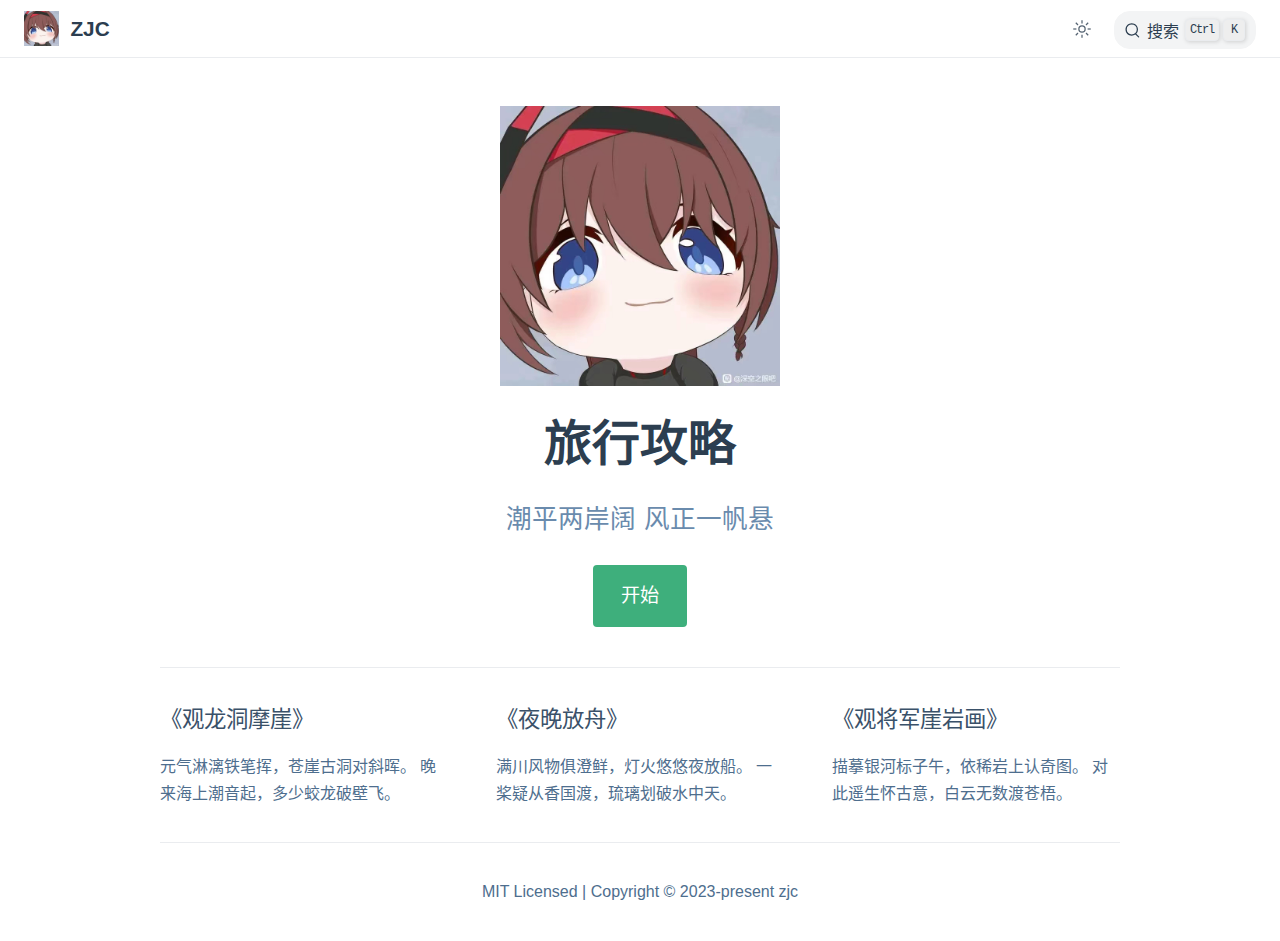
<file: index.html>
<!DOCTYPE html>
<html lang="zh-CN">
  <head>
    <meta charset="utf-8">
    <meta name="viewport" content="width=device-width,initial-scale=1">
    <meta name="generator" content="VuePress 2.0.0-rc.0">
    <style>
      :root {
        --c-bg: #fff;
      }
      html.dark {
        --c-bg: #22272e;
      }
      html, body {
        background-color: var(--c-bg);
      }
    </style>
    <script>
      const userMode = localStorage.getItem('vuepress-color-scheme');
			const systemDarkMode = window.matchMedia && window.matchMedia('(prefers-color-scheme: dark)').matches;
			if (userMode === 'dark' || (userMode !== 'light' && systemDarkMode)) {
				document.documentElement.classList.toggle('dark', true);
			}
    </script>
    <title>ZJC</title><meta name="description" content="这是我的第一个 VuePress 站点">
    <link rel="preload" href="/assets/style-CTwBPRIi.css" as="style"><link rel="stylesheet" href="/assets/style-CTwBPRIi.css">
    <link rel="modulepreload" href="/assets/app-Og8nUgVw.js"><link rel="modulepreload" href="/assets/index.html-PS7mjaeO.js"><link rel="modulepreload" href="/assets/index.html-zAMjb3La.js">
    <link rel="prefetch" href="/assets/index.html-Q4cKrzGW.js" as="script"><link rel="prefetch" href="/assets/README copy.html-D030O_ZG.js" as="script"><link rel="prefetch" href="/assets/index.html-KPbQFbk3.js" as="script"><link rel="prefetch" href="/assets/index.html-TCH74RNO.js" as="script"><link rel="prefetch" href="/assets/index.html-kxb3Srgu.js" as="script"><link rel="prefetch" href="/assets/index.html-1BKlzsxn.js" as="script"><link rel="prefetch" href="/assets/index.html-kVIOFVnz.js" as="script"><link rel="prefetch" href="/assets/index.html-vk5Pq0rG.js" as="script"><link rel="prefetch" href="/assets/404.html-_66Di_BG.js" as="script"><link rel="prefetch" href="/assets/index.html-YcXJCFDz.js" as="script"><link rel="prefetch" href="/assets/README copy.html--Hkemaji.js" as="script"><link rel="prefetch" href="/assets/index.html-drDjDxq6.js" as="script"><link rel="prefetch" href="/assets/index.html-m6M6z8j2.js" as="script"><link rel="prefetch" href="/assets/index.html-xZQyYdGX.js" as="script"><link rel="prefetch" href="/assets/index.html-equmCFHL.js" as="script"><link rel="prefetch" href="/assets/index.html-J0npEHO1.js" as="script"><link rel="prefetch" href="/assets/index.html-CIK9Ruqc.js" as="script"><link rel="prefetch" href="/assets/404.html-nCQcXfFa.js" as="script"><link rel="prefetch" href="/assets/SearchResult-RLdxi6tf.js" as="script">
  </head>
  <body>
    <div id="app"><!--[--><div class="theme-container no-sidebar"><!--[--><header class="navbar"><div class="toggle-sidebar-button" title="toggle sidebar" aria-expanded="false" role="button" tabindex="0"><div class="icon" aria-hidden="true"><span></span><span></span><span></span></div></div><span><a aria-current="page" href="/" class="router-link-active router-link-exact-active"><img class="logo" src="/main.jpg" alt="ZJC"><span class="site-name can-hide">ZJC</span></a></span><div class="navbar-items-wrapper" style=""><!--[--><!--]--><!----><!--[--><!--]--><button class="toggle-color-mode-button" title="toggle color mode"><svg style="" class="icon" focusable="false" viewBox="0 0 32 32"><path d="M16 12.005a4 4 0 1 1-4 4a4.005 4.005 0 0 1 4-4m0-2a6 6 0 1 0 6 6a6 6 0 0 0-6-6z" fill="currentColor"></path><path d="M5.394 6.813l1.414-1.415l3.506 3.506L8.9 10.318z" fill="currentColor"></path><path d="M2 15.005h5v2H2z" fill="currentColor"></path><path d="M5.394 25.197L8.9 21.691l1.414 1.415l-3.506 3.505z" fill="currentColor"></path><path d="M15 25.005h2v5h-2z" fill="currentColor"></path><path d="M21.687 23.106l1.414-1.415l3.506 3.506l-1.414 1.414z" fill="currentColor"></path><path d="M25 15.005h5v2h-5z" fill="currentColor"></path><path d="M21.687 8.904l3.506-3.506l1.414 1.415l-3.506 3.505z" fill="currentColor"></path><path d="M15 2.005h2v5h-2z" fill="currentColor"></path></svg><svg style="display:none;" class="icon" focusable="false" viewBox="0 0 32 32"><path d="M13.502 5.414a15.075 15.075 0 0 0 11.594 18.194a11.113 11.113 0 0 1-7.975 3.39c-.138 0-.278.005-.418 0a11.094 11.094 0 0 1-3.2-21.584M14.98 3a1.002 1.002 0 0 0-.175.016a13.096 13.096 0 0 0 1.825 25.981c.164.006.328 0 .49 0a13.072 13.072 0 0 0 10.703-5.555a1.01 1.01 0 0 0-.783-1.565A13.08 13.08 0 0 1 15.89 4.38A1.015 1.015 0 0 0 14.98 3z" fill="currentColor"></path></svg></button><!--[--><button type="button" class="search-pro-button" role="search" aria-label="搜索"><svg xmlns="http://www.w3.org/2000/svg" class="icon search-icon" viewBox="0 0 1024 1024" fill="currentColor" aria-label="search icon"><path d="M192 480a256 256 0 1 1 512 0 256 256 0 0 1-512 0m631.776 362.496-143.2-143.168A318.464 318.464 0 0 0 768 480c0-176.736-143.264-320-320-320S128 303.264 128 480s143.264 320 320 320a318.016 318.016 0 0 0 184.16-58.592l146.336 146.368c12.512 12.48 32.768 12.48 45.28 0 12.48-12.512 12.48-32.768 0-45.28"></path></svg><div class="search-pro-placeholder">搜索</div><div class="search-pro-key-hints"><kbd class="search-pro-key">Ctrl</kbd><kbd class="search-pro-key">K</kbd></div></button><!--]--></div></header><!--]--><div class="sidebar-mask"></div><!--[--><aside class="sidebar"><!----><!--[--><!--]--><!----><!--[--><!--]--></aside><!--]--><!--[--><main class="home"><header class="hero"><img src="/main.jpg" alt="旅行攻略" height="280"><h1 id="main-title">旅行攻略</h1><p class="description">潮平两岸阔 风正一帆悬</p><p class="actions"><!--[--><a href="/guide" class="action-button primary" aria-label="开始"><!--[--><!--]--> 开始 <!--[--><!--]--></a><!--]--></p></header><div class="features"><!--[--><div class="feature"><h2>《观龙洞摩崖》</h2><p>元气淋漓铁笔挥，苍崖古洞对斜晖。 晚来海上潮音起，多少蛟龙破壁飞。</p></div><div class="feature"><h2>《夜晚放舟》</h2><p>满川风物俱澄鲜，灯火悠悠夜放船。  一桨疑从香国渡，琉璃划破水中天。</p></div><div class="feature"><h2>《观将军崖岩画》</h2><p>描摹银河标子午，依稀岩上认奇图。  对此遥生怀古意，白云无数渡苍梧。</p></div><!--]--></div><div class="theme-default-content"><div></div></div><!--[--><!-- eslint-disable-next-line vue/no-v-html --><div class="footer">MIT Licensed | Copyright © 2023-present zjc</div><!--]--></main><!--]--></div><!----><!----><!--]--></div>
    <script type="module" src="/assets/app-Og8nUgVw.js" defer></script>
  </body>
</html>
</file>
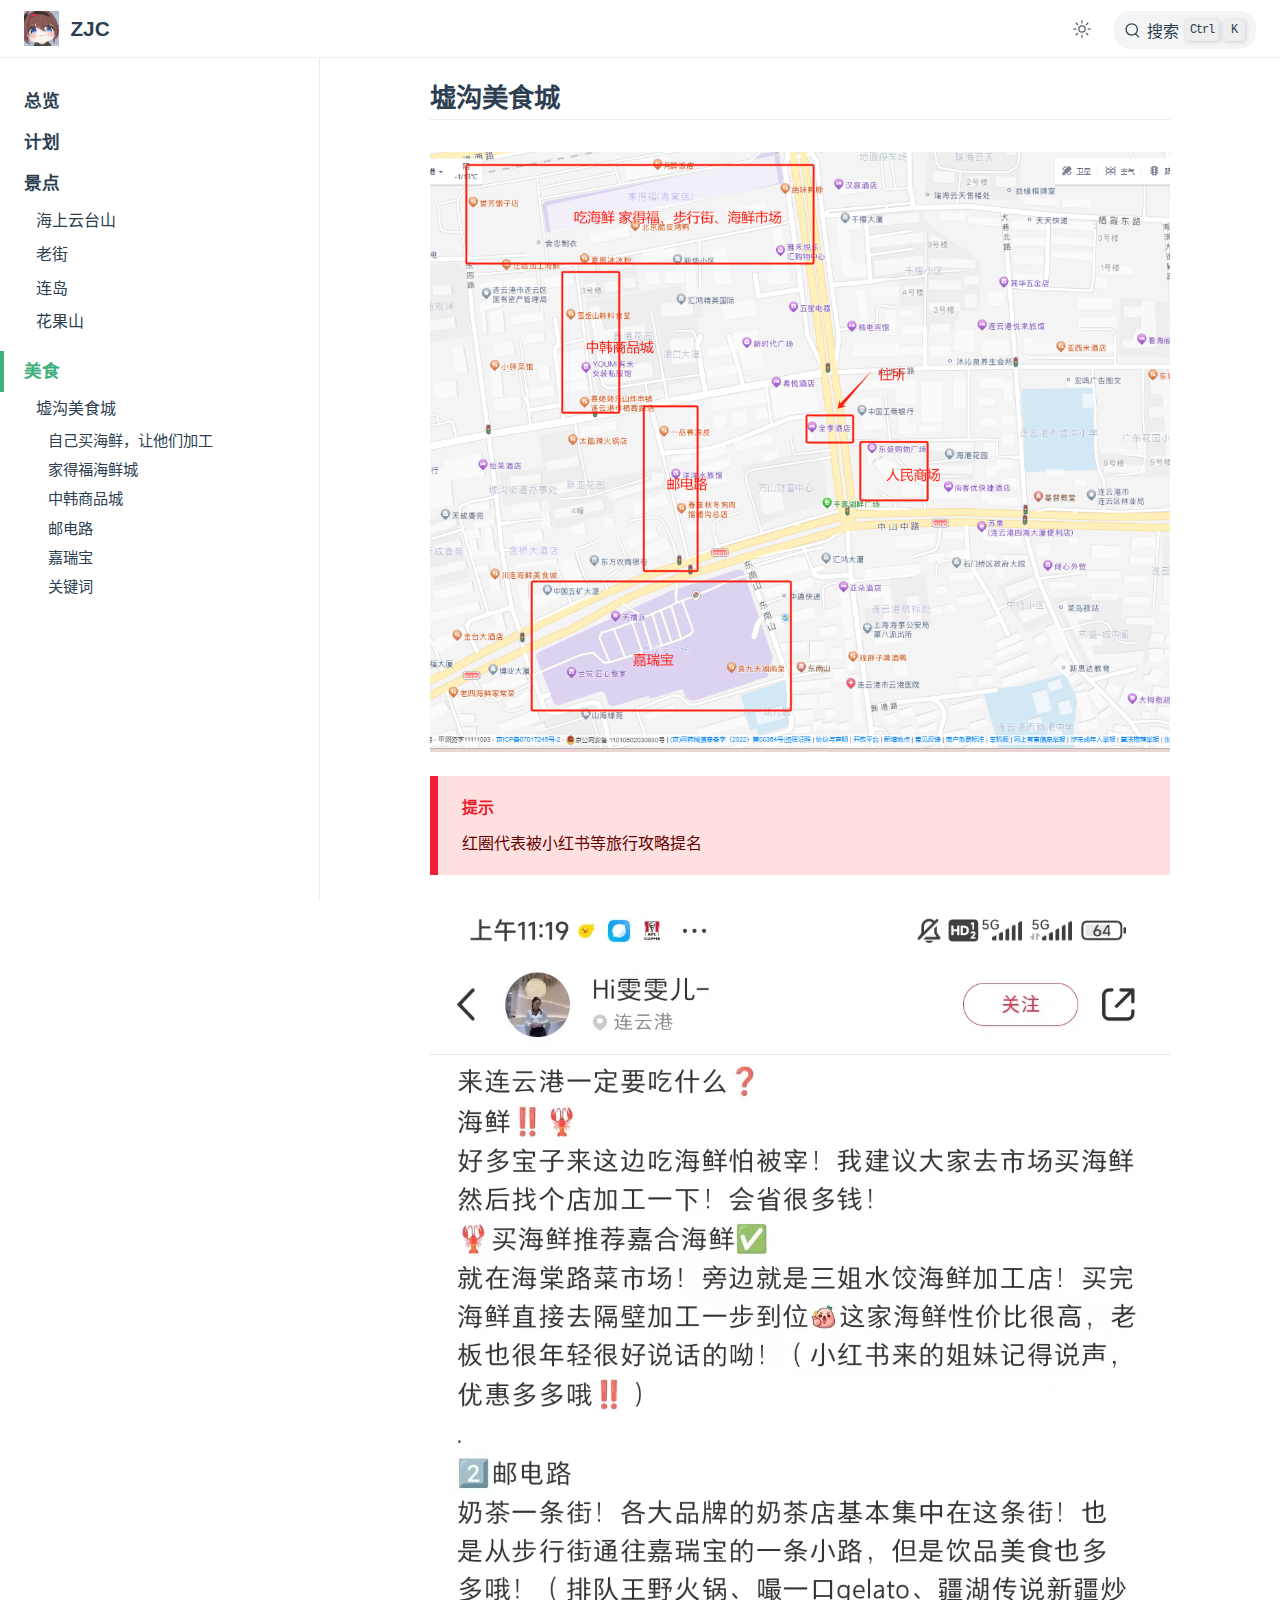
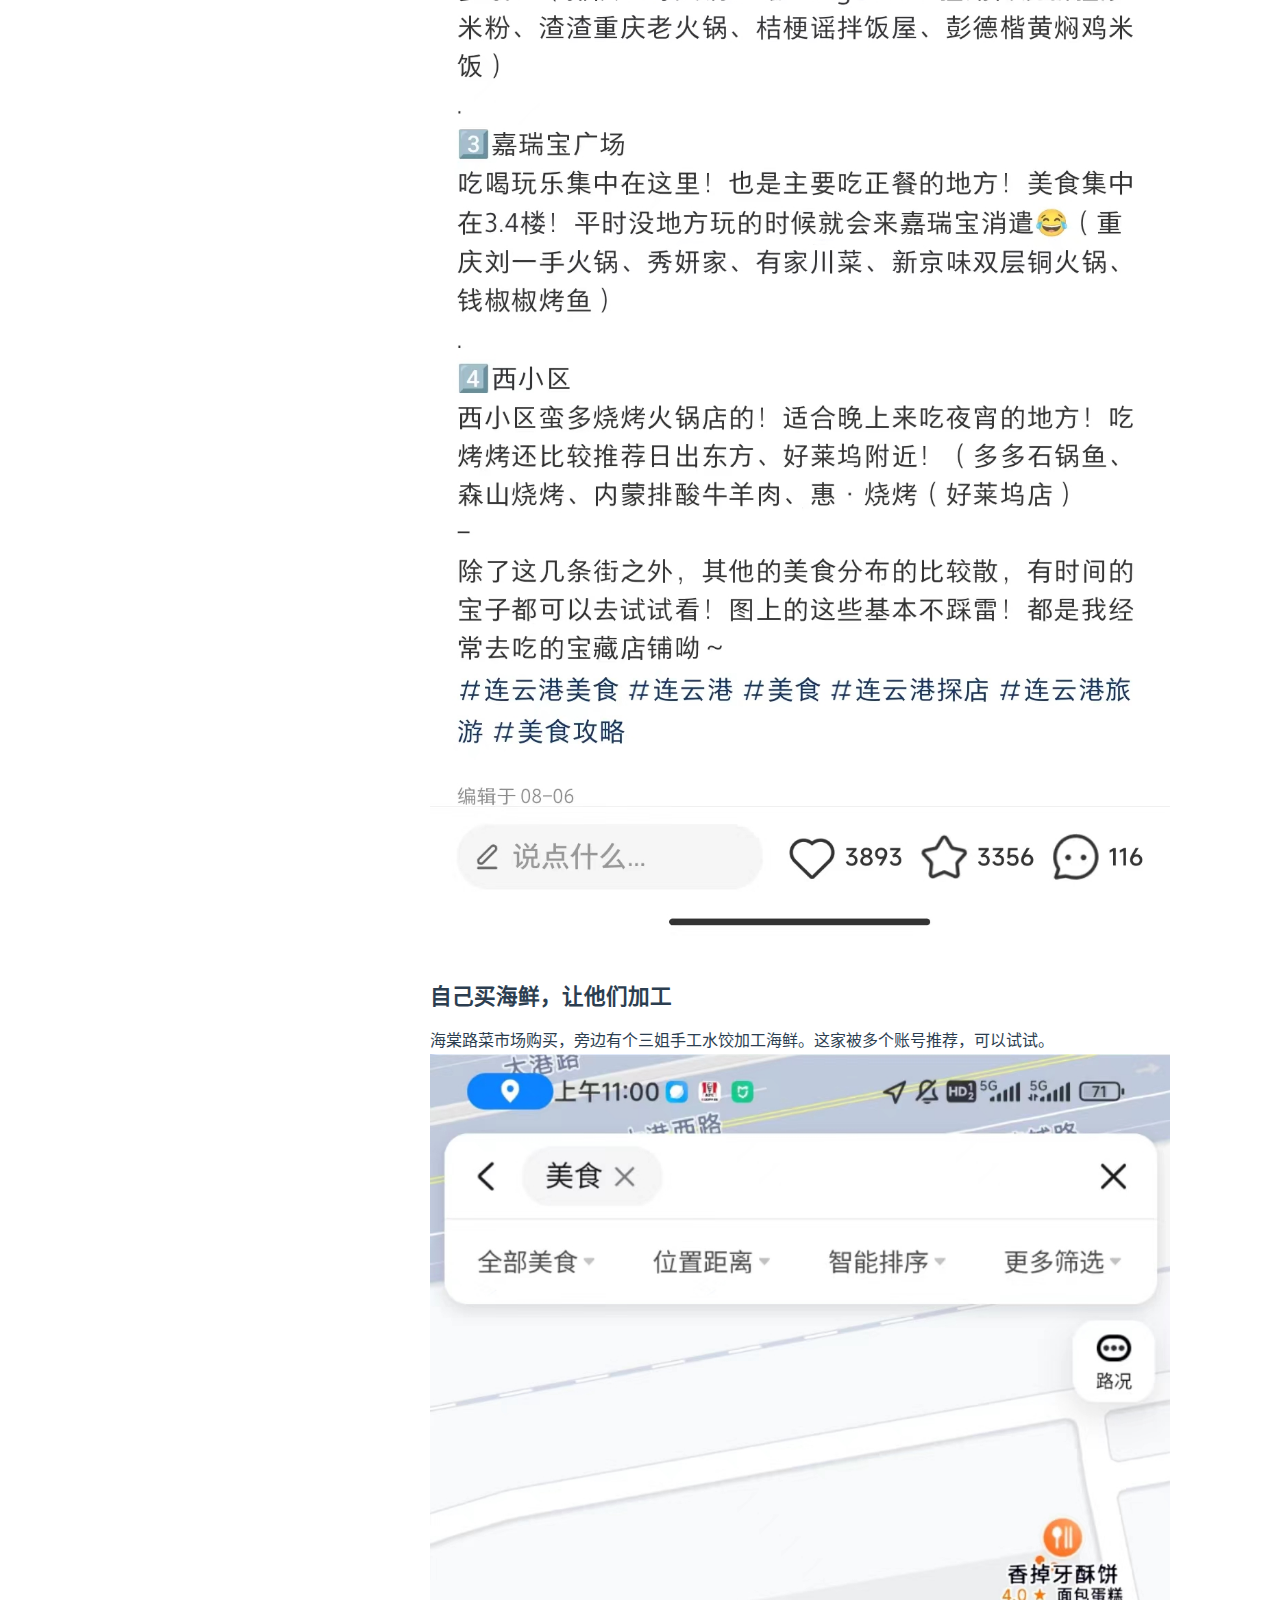
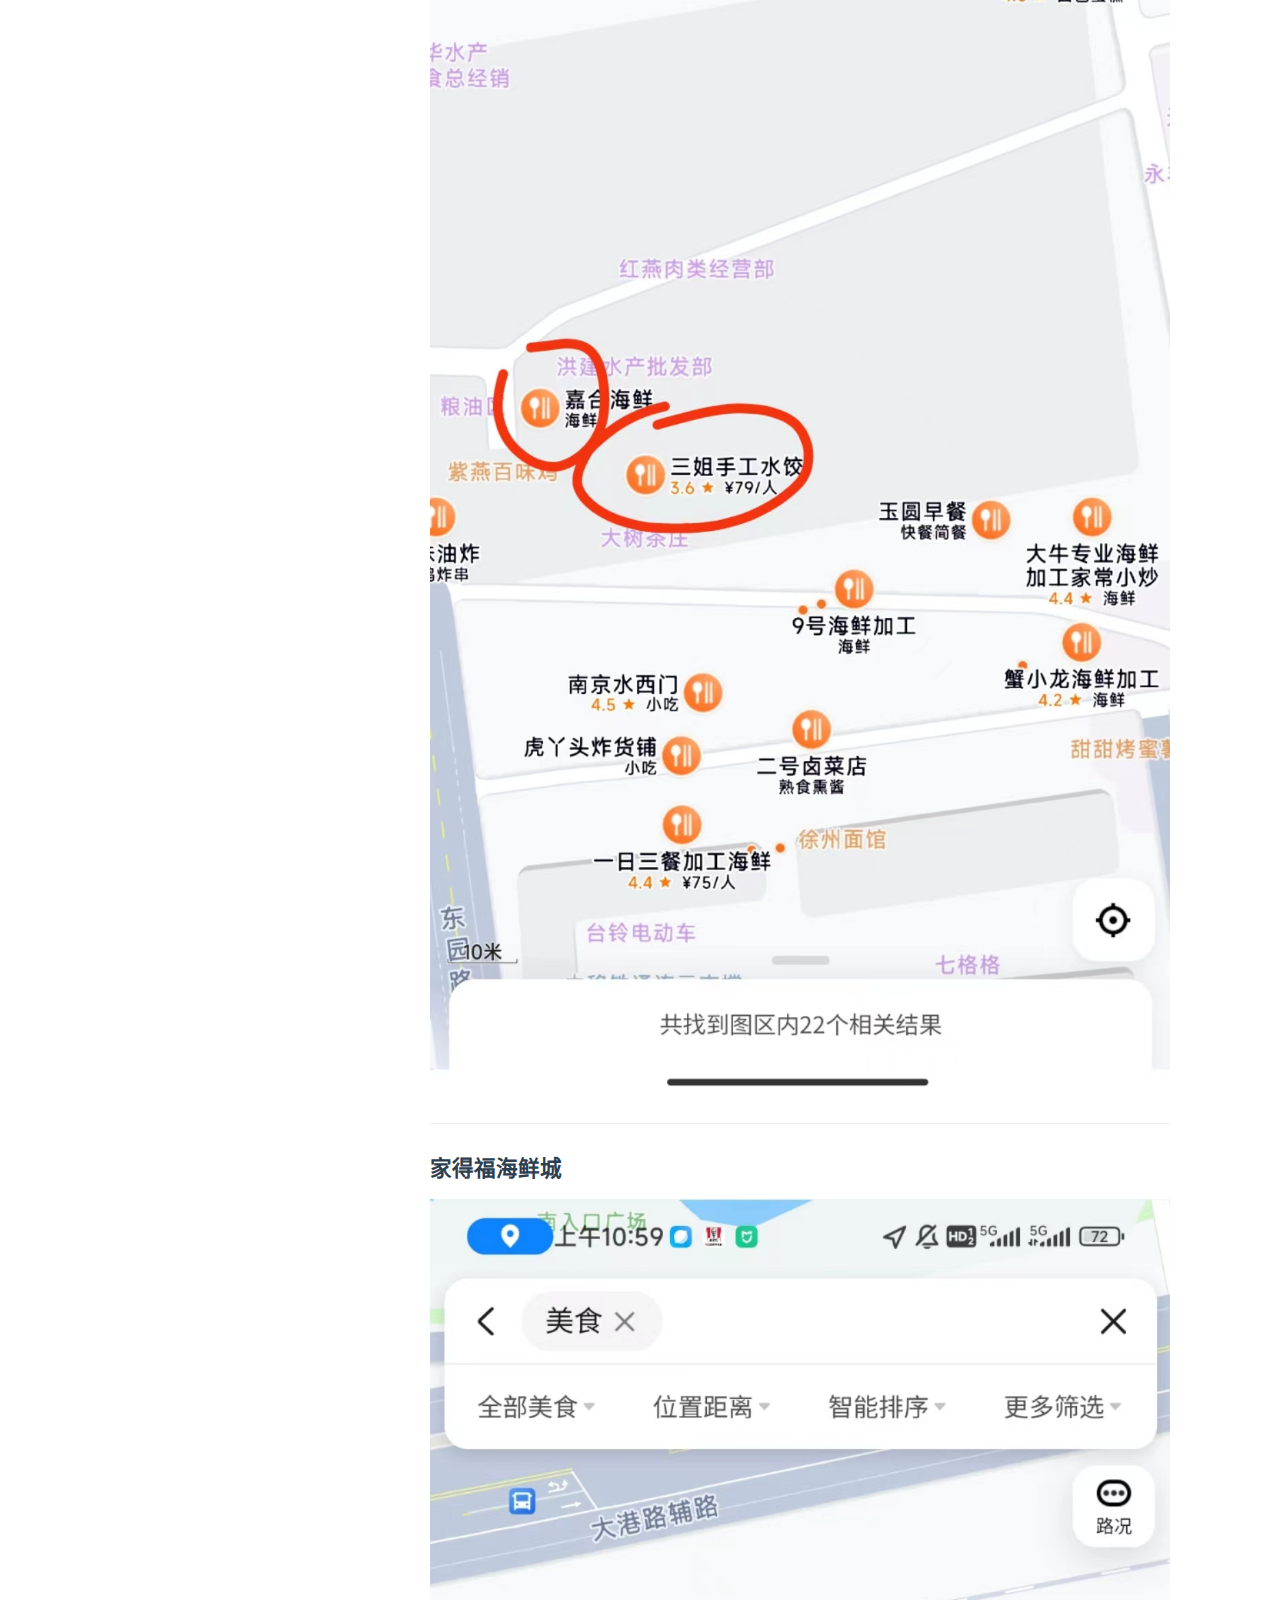
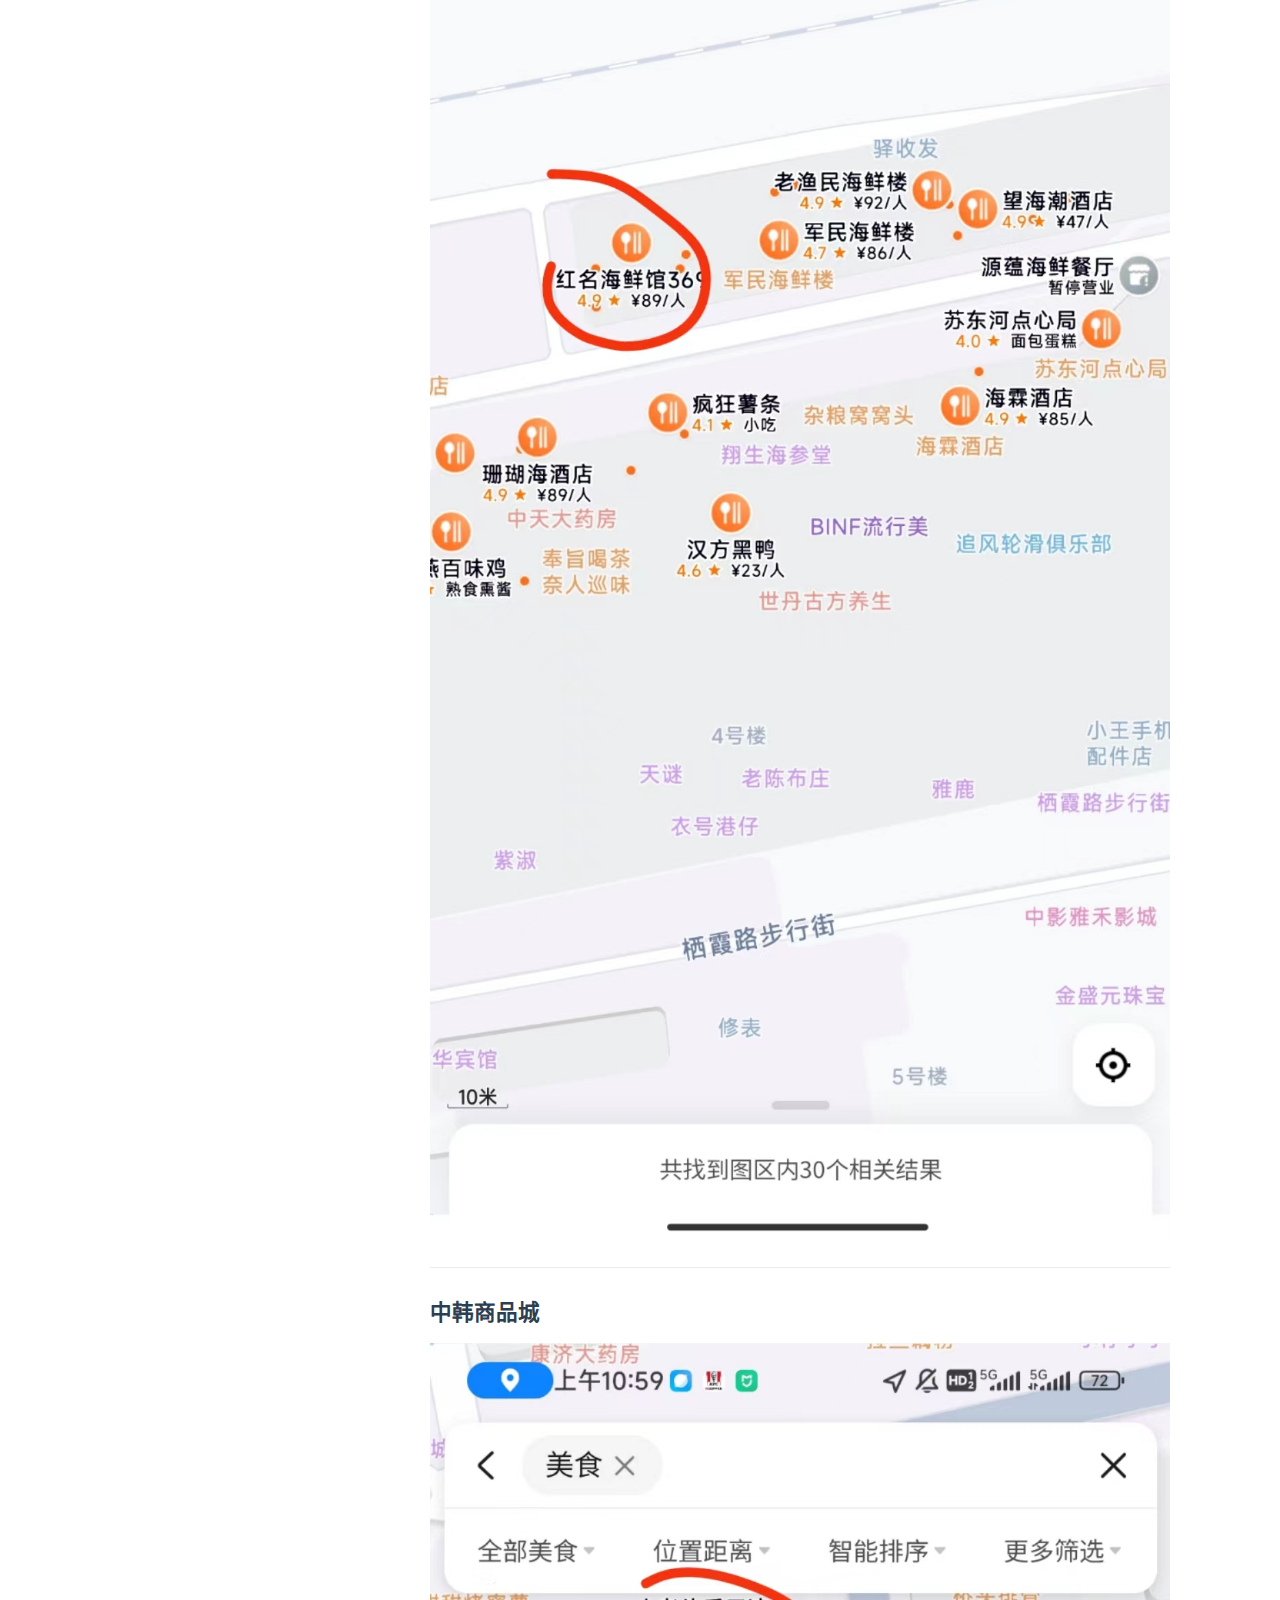
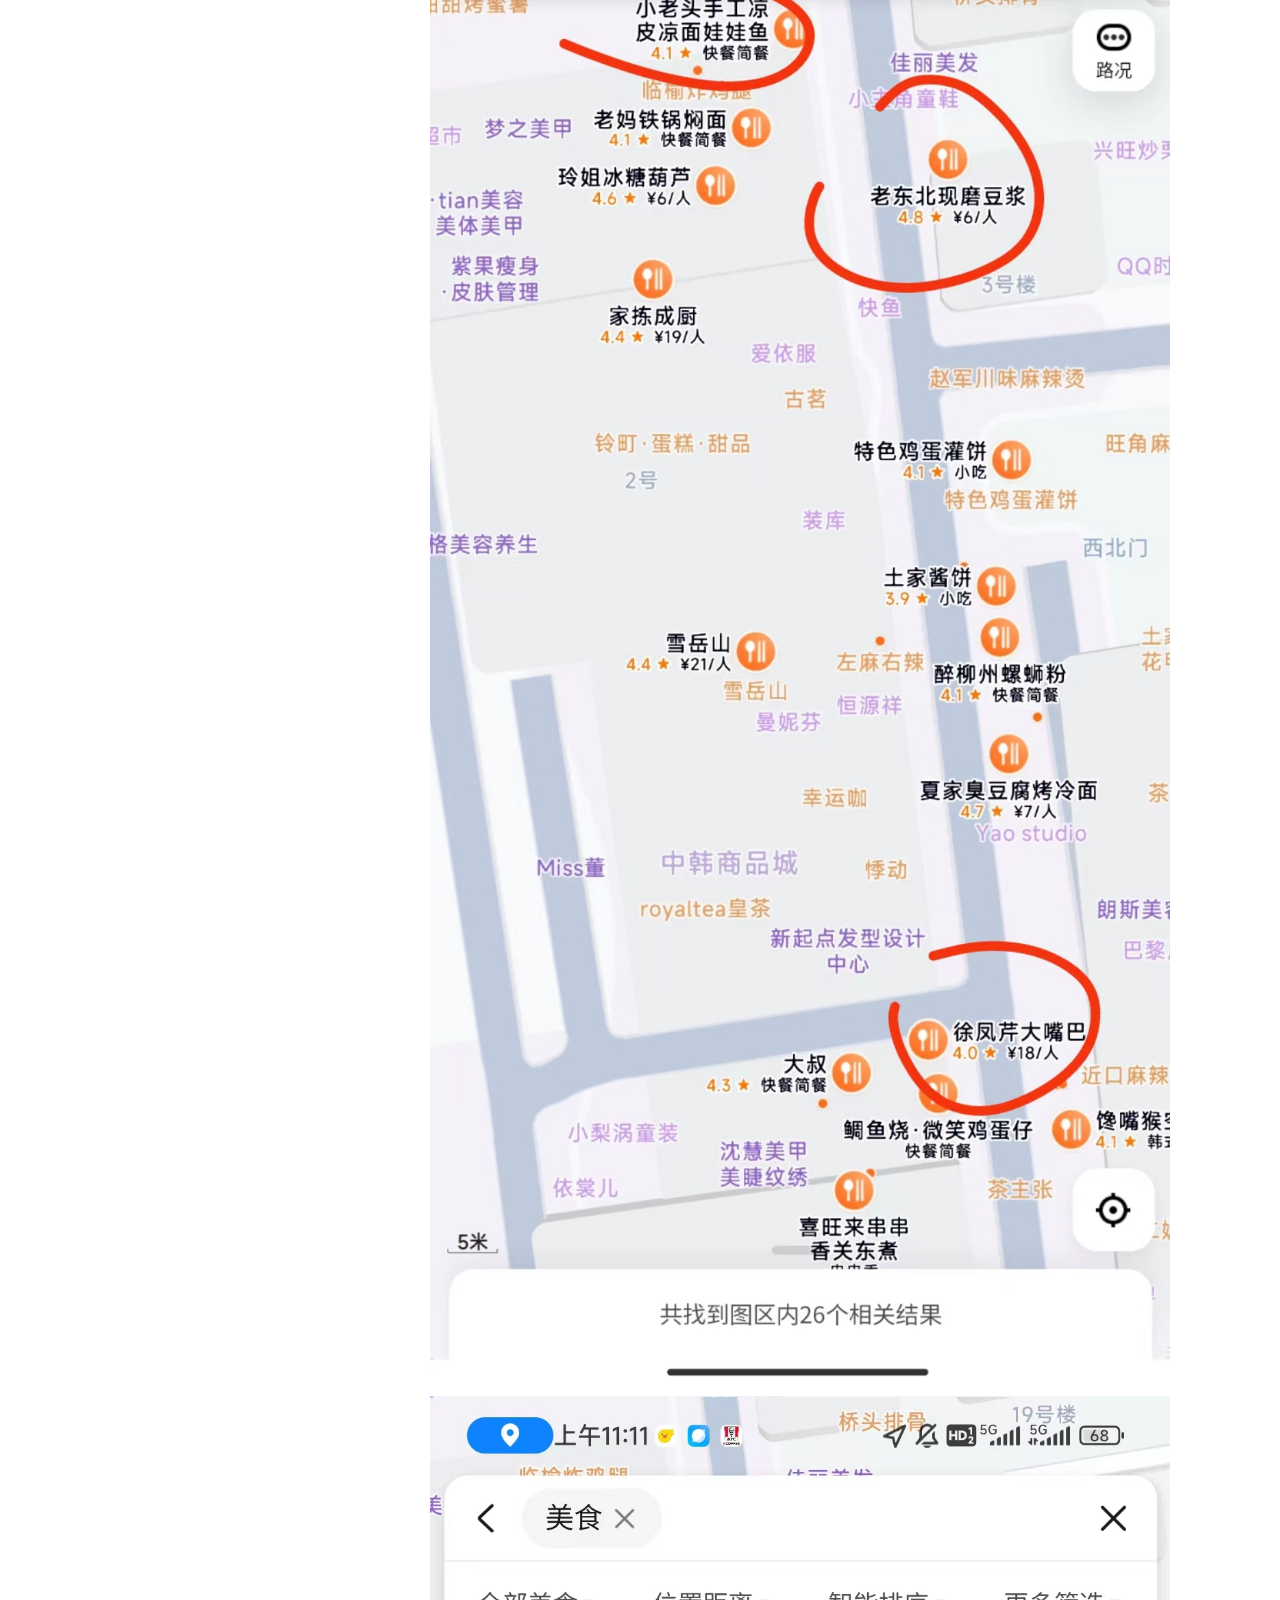
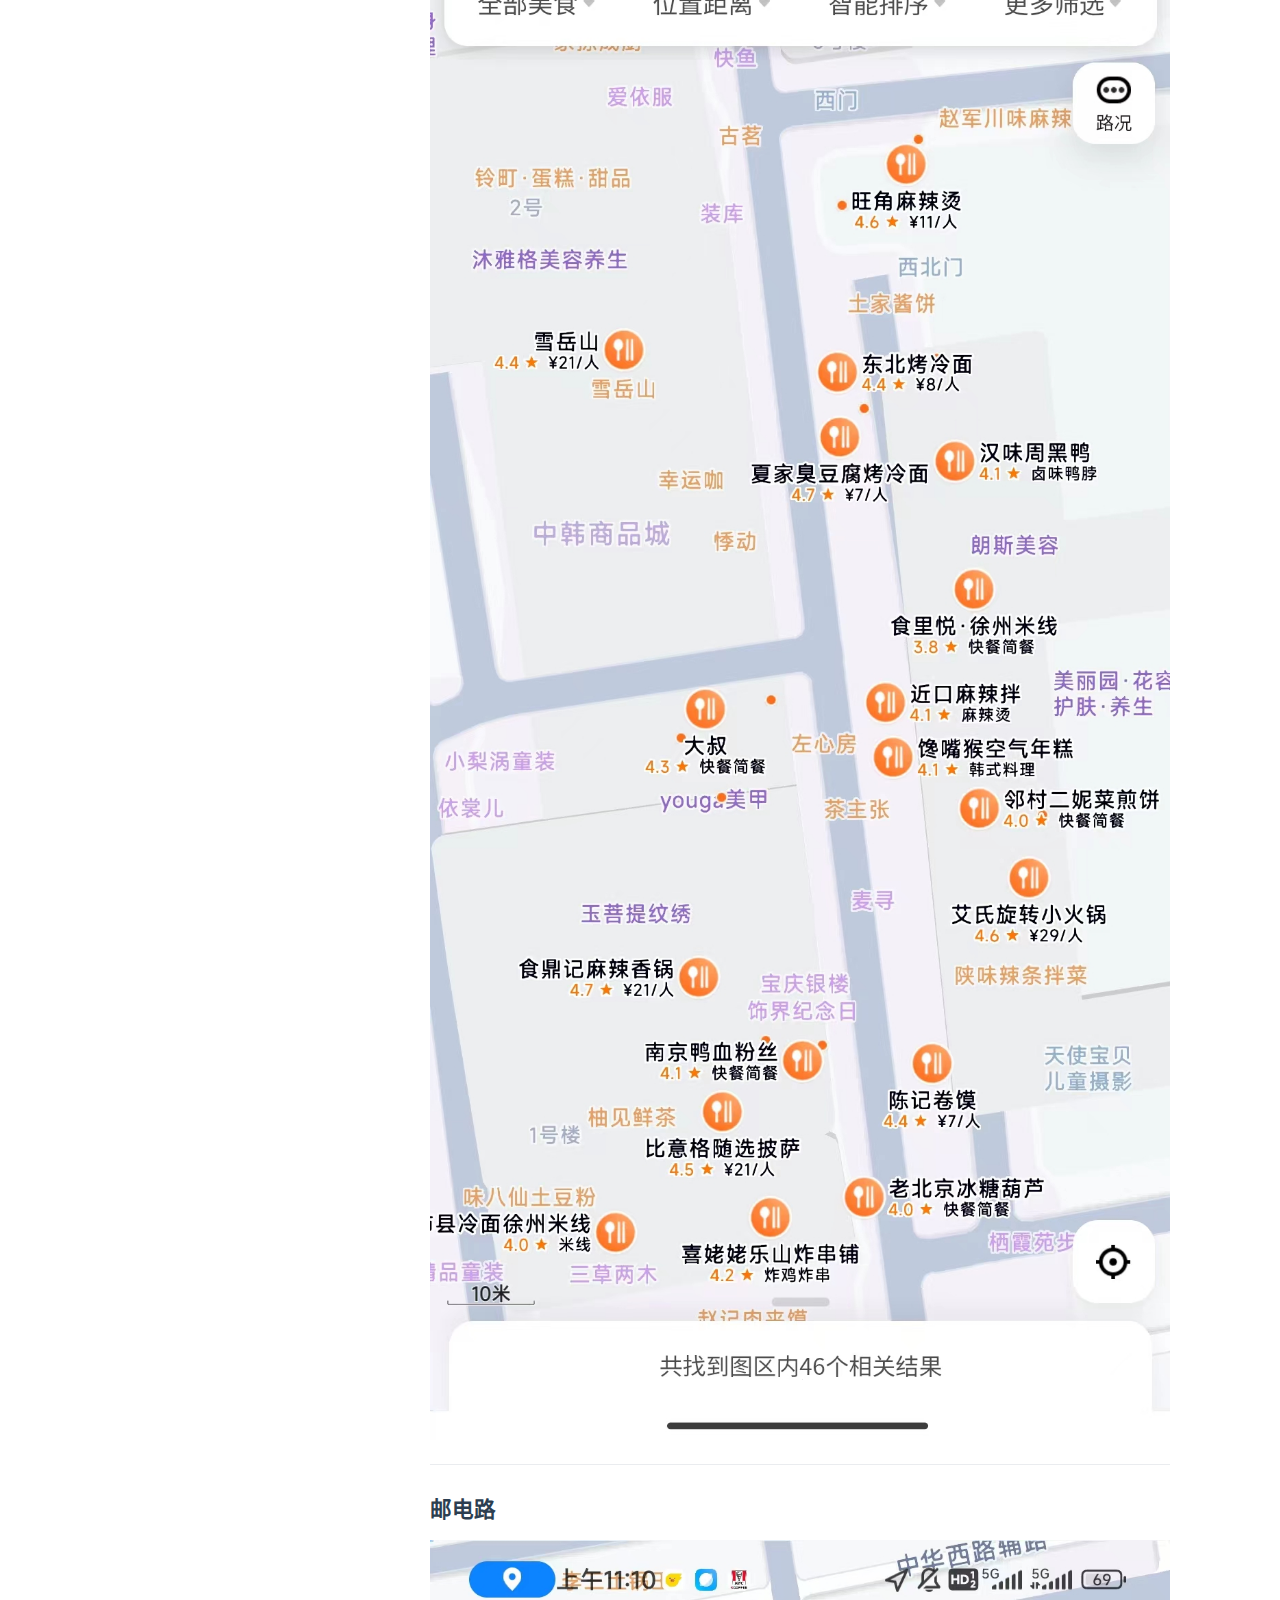
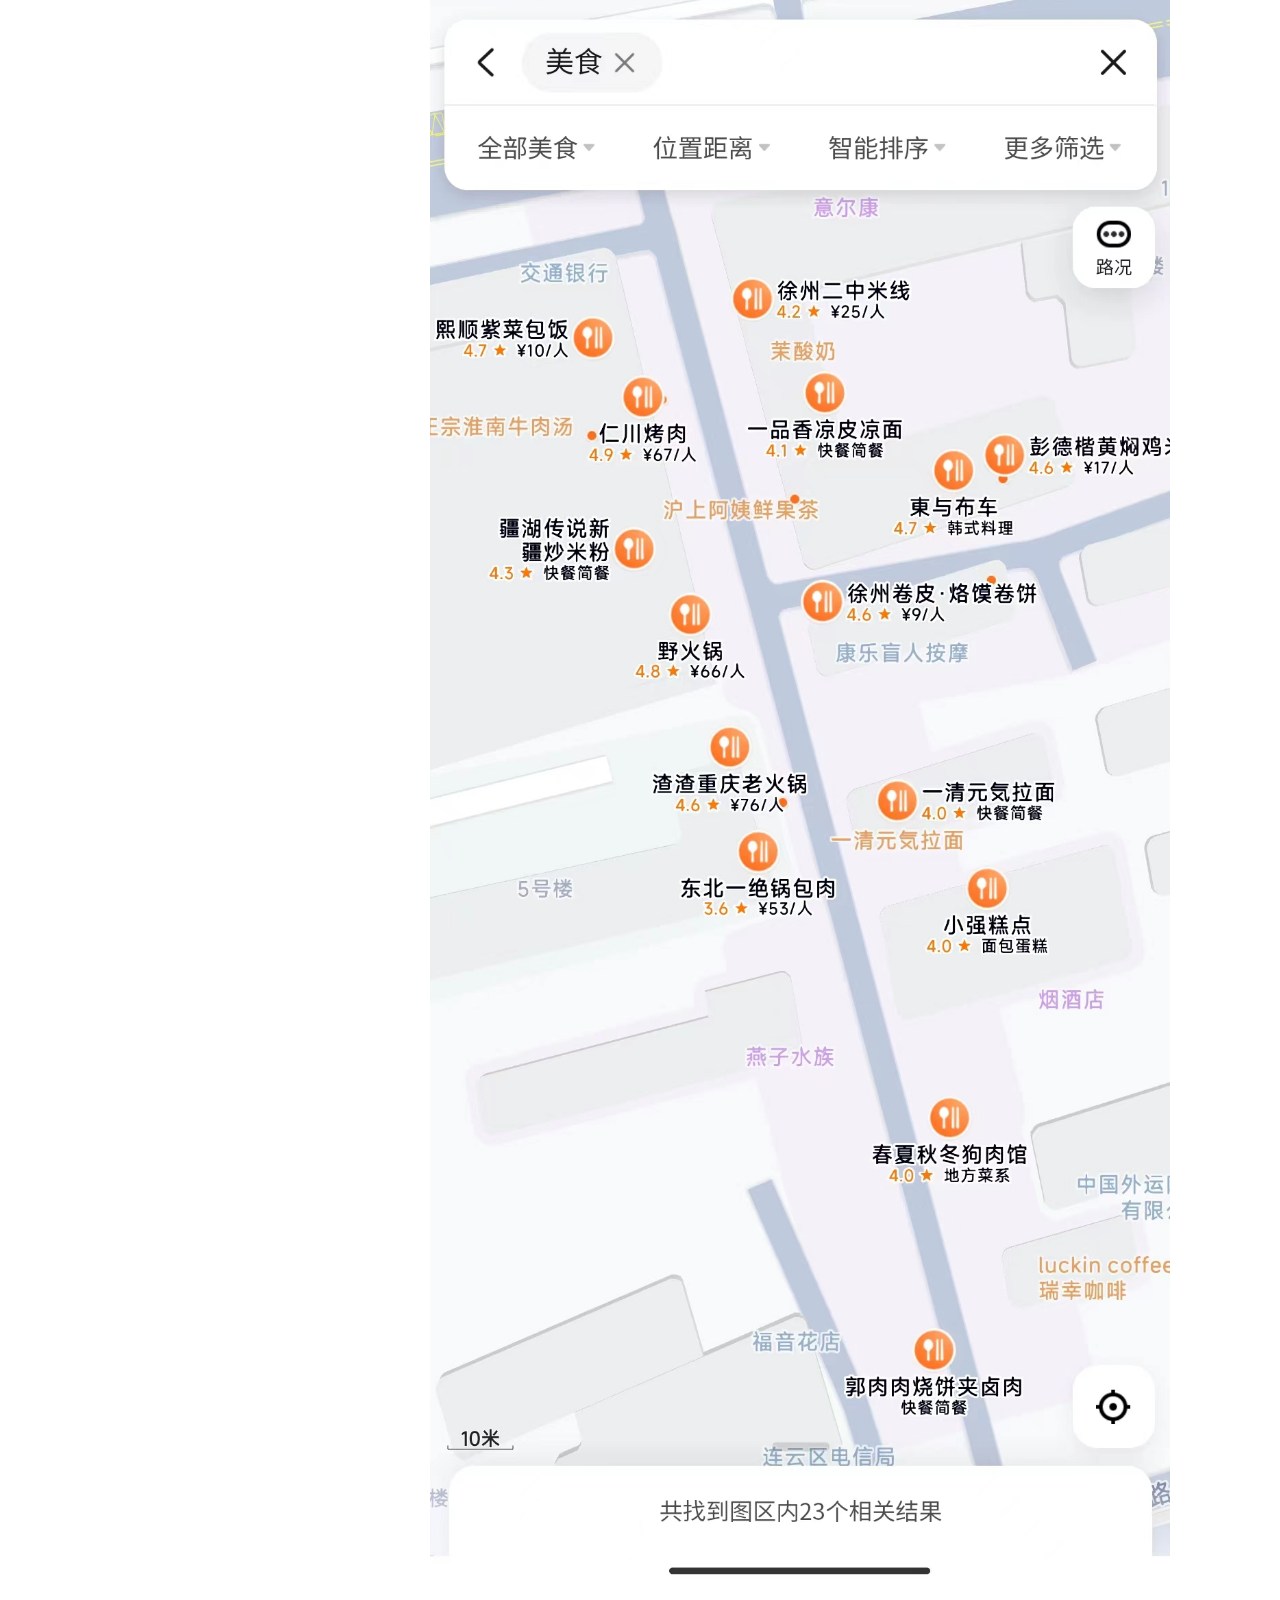
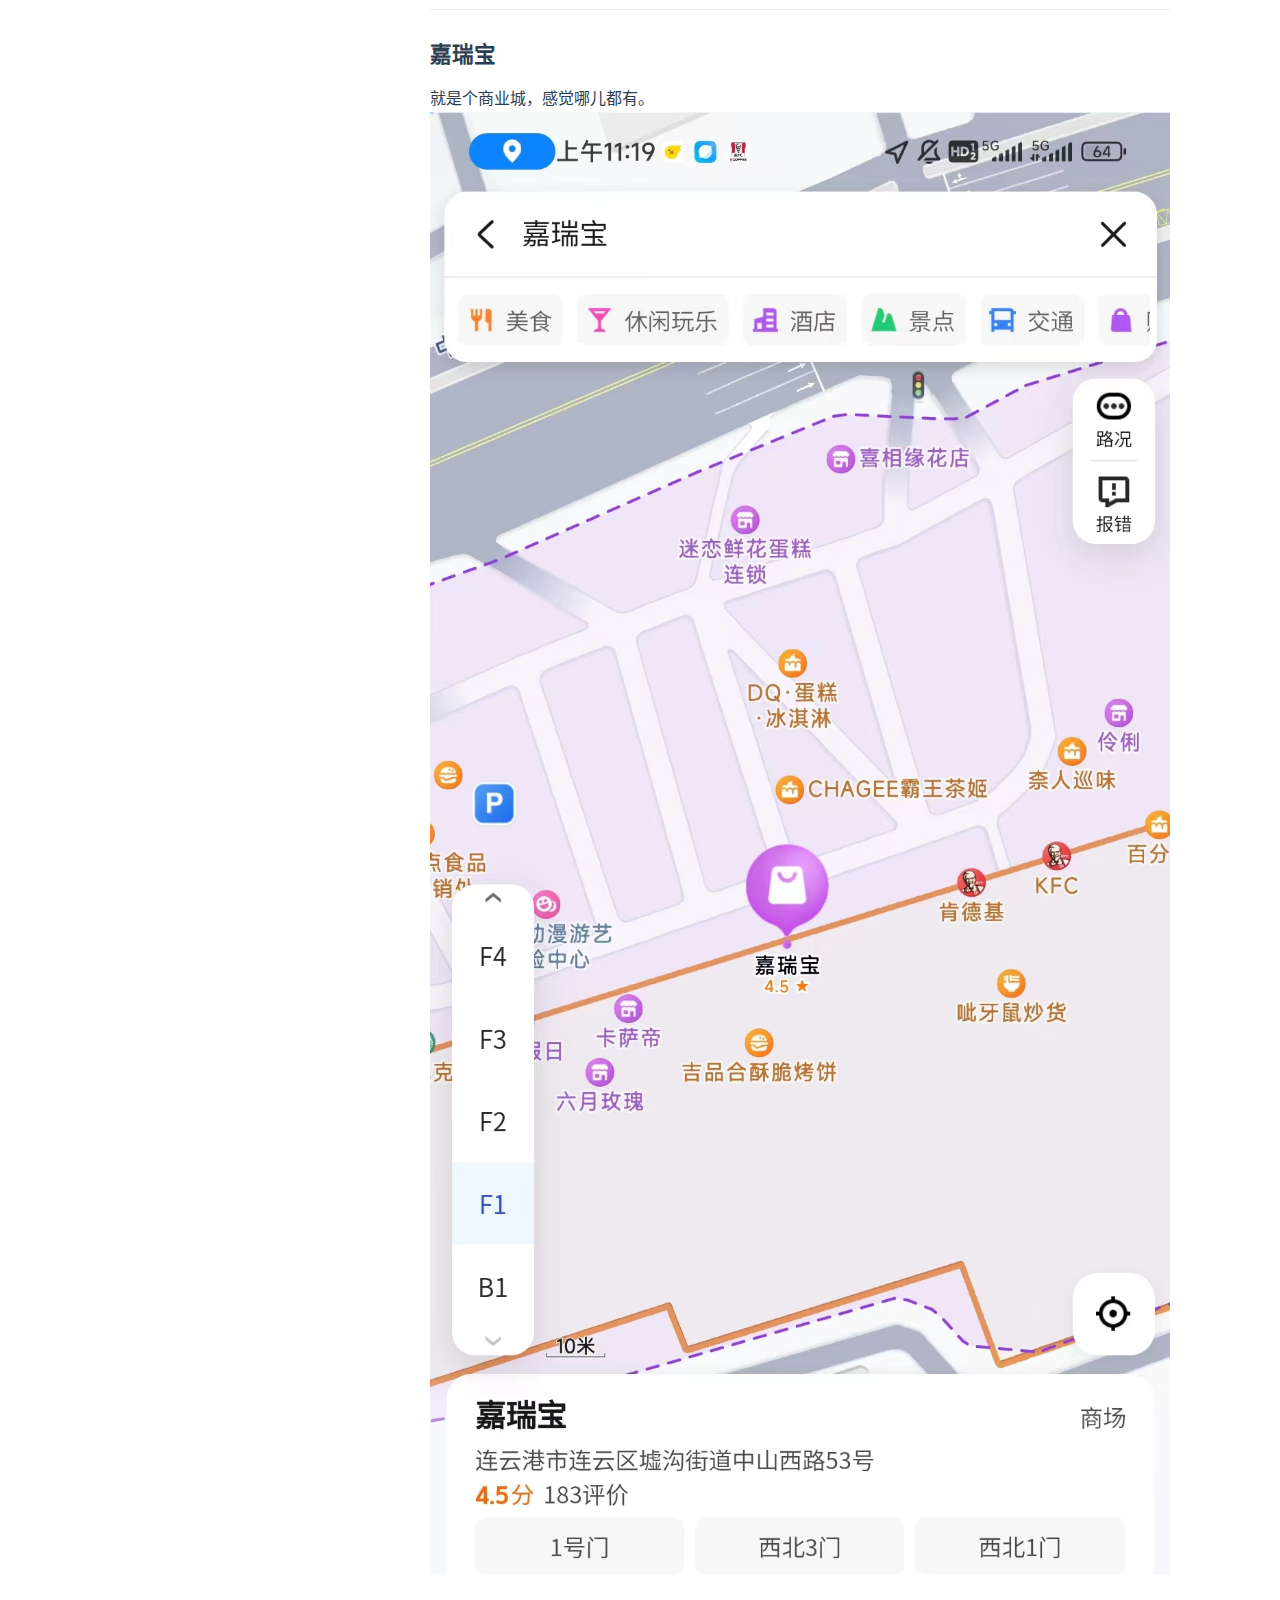
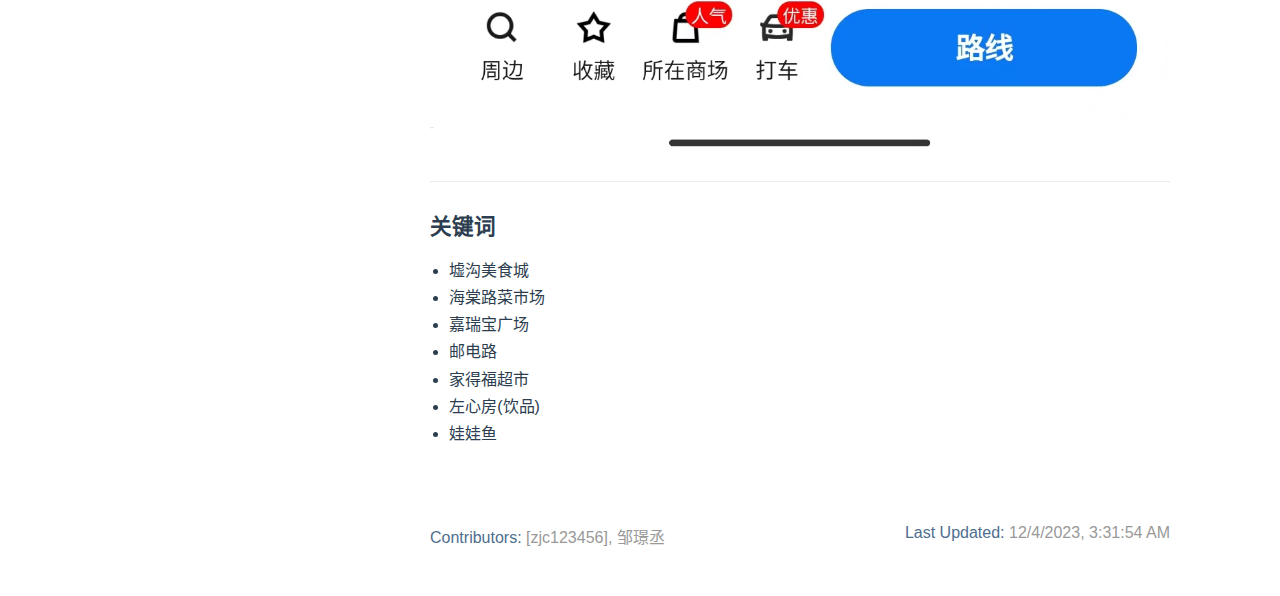
<file: food/index.html>
<!DOCTYPE html>
<html lang="zh-CN">
  <head>
    <meta charset="utf-8">
    <meta name="viewport" content="width=device-width,initial-scale=1">
    <meta name="generator" content="VuePress 2.0.0-rc.0">
    <style>
      :root {
        --c-bg: #fff;
      }
      html.dark {
        --c-bg: #22272e;
      }
      html, body {
        background-color: var(--c-bg);
      }
    </style>
    <script>
      const userMode = localStorage.getItem('vuepress-color-scheme');
			const systemDarkMode = window.matchMedia && window.matchMedia('(prefers-color-scheme: dark)').matches;
			if (userMode === 'dark' || (userMode !== 'light' && systemDarkMode)) {
				document.documentElement.classList.toggle('dark', true);
			}
    </script>
    <title>ZJC</title><meta name="description" content="这是我的第一个 VuePress 站点">
    <link rel="preload" href="/assets/style-CTwBPRIi.css" as="style"><link rel="stylesheet" href="/assets/style-CTwBPRIi.css">
    <link rel="modulepreload" href="/assets/app-Og8nUgVw.js"><link rel="modulepreload" href="/assets/index.html-Q4cKrzGW.js"><link rel="modulepreload" href="/assets/index.html-YcXJCFDz.js">
    <link rel="prefetch" href="/assets/index.html-zAMjb3La.js" as="script"><link rel="prefetch" href="/assets/README copy.html-D030O_ZG.js" as="script"><link rel="prefetch" href="/assets/index.html-KPbQFbk3.js" as="script"><link rel="prefetch" href="/assets/index.html-TCH74RNO.js" as="script"><link rel="prefetch" href="/assets/index.html-kxb3Srgu.js" as="script"><link rel="prefetch" href="/assets/index.html-1BKlzsxn.js" as="script"><link rel="prefetch" href="/assets/index.html-kVIOFVnz.js" as="script"><link rel="prefetch" href="/assets/index.html-vk5Pq0rG.js" as="script"><link rel="prefetch" href="/assets/404.html-_66Di_BG.js" as="script"><link rel="prefetch" href="/assets/index.html-PS7mjaeO.js" as="script"><link rel="prefetch" href="/assets/README copy.html--Hkemaji.js" as="script"><link rel="prefetch" href="/assets/index.html-drDjDxq6.js" as="script"><link rel="prefetch" href="/assets/index.html-m6M6z8j2.js" as="script"><link rel="prefetch" href="/assets/index.html-xZQyYdGX.js" as="script"><link rel="prefetch" href="/assets/index.html-equmCFHL.js" as="script"><link rel="prefetch" href="/assets/index.html-J0npEHO1.js" as="script"><link rel="prefetch" href="/assets/index.html-CIK9Ruqc.js" as="script"><link rel="prefetch" href="/assets/404.html-nCQcXfFa.js" as="script"><link rel="prefetch" href="/assets/SearchResult-RLdxi6tf.js" as="script">
  </head>
  <body>
    <div id="app"><!--[--><div class="theme-container"><!--[--><header class="navbar"><div class="toggle-sidebar-button" title="toggle sidebar" aria-expanded="false" role="button" tabindex="0"><div class="icon" aria-hidden="true"><span></span><span></span><span></span></div></div><span><a href="/" class=""><img class="logo" src="/main.jpg" alt="ZJC"><span class="site-name can-hide">ZJC</span></a></span><div class="navbar-items-wrapper" style=""><!--[--><!--]--><!----><!--[--><!--]--><button class="toggle-color-mode-button" title="toggle color mode"><svg style="" class="icon" focusable="false" viewBox="0 0 32 32"><path d="M16 12.005a4 4 0 1 1-4 4a4.005 4.005 0 0 1 4-4m0-2a6 6 0 1 0 6 6a6 6 0 0 0-6-6z" fill="currentColor"></path><path d="M5.394 6.813l1.414-1.415l3.506 3.506L8.9 10.318z" fill="currentColor"></path><path d="M2 15.005h5v2H2z" fill="currentColor"></path><path d="M5.394 25.197L8.9 21.691l1.414 1.415l-3.506 3.505z" fill="currentColor"></path><path d="M15 25.005h2v5h-2z" fill="currentColor"></path><path d="M21.687 23.106l1.414-1.415l3.506 3.506l-1.414 1.414z" fill="currentColor"></path><path d="M25 15.005h5v2h-5z" fill="currentColor"></path><path d="M21.687 8.904l3.506-3.506l1.414 1.415l-3.506 3.505z" fill="currentColor"></path><path d="M15 2.005h2v5h-2z" fill="currentColor"></path></svg><svg style="display:none;" class="icon" focusable="false" viewBox="0 0 32 32"><path d="M13.502 5.414a15.075 15.075 0 0 0 11.594 18.194a11.113 11.113 0 0 1-7.975 3.39c-.138 0-.278.005-.418 0a11.094 11.094 0 0 1-3.2-21.584M14.98 3a1.002 1.002 0 0 0-.175.016a13.096 13.096 0 0 0 1.825 25.981c.164.006.328 0 .49 0a13.072 13.072 0 0 0 10.703-5.555a1.01 1.01 0 0 0-.783-1.565A13.08 13.08 0 0 1 15.89 4.38A1.015 1.015 0 0 0 14.98 3z" fill="currentColor"></path></svg></button><!--[--><button type="button" class="search-pro-button" role="search" aria-label="搜索"><svg xmlns="http://www.w3.org/2000/svg" class="icon search-icon" viewBox="0 0 1024 1024" fill="currentColor" aria-label="search icon"><path d="M192 480a256 256 0 1 1 512 0 256 256 0 0 1-512 0m631.776 362.496-143.2-143.168A318.464 318.464 0 0 0 768 480c0-176.736-143.264-320-320-320S128 303.264 128 480s143.264 320 320 320a318.016 318.016 0 0 0 184.16-58.592l146.336 146.368c12.512 12.48 32.768 12.48 45.28 0 12.48-12.512 12.48-32.768 0-45.28"></path></svg><div class="search-pro-placeholder">搜索</div><div class="search-pro-key-hints"><kbd class="search-pro-key">Ctrl</kbd><kbd class="search-pro-key">K</kbd></div></button><!--]--></div></header><!--]--><div class="sidebar-mask"></div><!--[--><aside class="sidebar"><!----><!--[--><!--]--><ul class="sidebar-items"><!--[--><li><a href="/guide/" class="sidebar-item sidebar-heading" aria-label="总览"><!--[--><!--]--> 总览 <!--[--><!--]--></a><!----></li><li><a href="/plan/" class="sidebar-item sidebar-heading" aria-label="计划"><!--[--><!--]--> 计划 <!--[--><!--]--></a><!----></li><li><p tabindex="0" class="sidebar-item sidebar-heading">景点 <!----></p><ul style="" class="sidebar-item-children"><!--[--><li><a href="/scenic/yts/" class="sidebar-item" aria-label="海上云台山"><!--[--><!--]--> 海上云台山 <!--[--><!--]--></a><!----></li><li><a href="/scenic/lj/" class="sidebar-item" aria-label="老街"><!--[--><!--]--> 老街 <!--[--><!--]--></a><!----></li><li><a href="/scenic/ld/" class="sidebar-item" aria-label="连岛"><!--[--><!--]--> 连岛 <!--[--><!--]--></a><!----></li><li><a href="/scenic/hgs/" class="sidebar-item" aria-label="花果山"><!--[--><!--]--> 花果山 <!--[--><!--]--></a><!----></li><!--]--></ul></li><li><a aria-current="page" href="/food/" class="router-link-active router-link-exact-active router-link-active sidebar-item sidebar-heading active" aria-label="美食"><!--[--><!--]--> 美食 <!--[--><!--]--></a><ul style="" class="sidebar-item-children"><!--[--><li><a aria-current="page" href="/food/#墟沟美食城" class="router-link-active router-link-exact-active sidebar-item" aria-label="墟沟美食城"><!--[--><!--]--> 墟沟美食城 <!--[--><!--]--></a><ul style="" class="sidebar-item-children"><!--[--><li><a aria-current="page" href="/food/#自己买海鲜-让他们加工" class="router-link-active router-link-exact-active sidebar-item" aria-label="自己买海鲜，让他们加工"><!--[--><!--]--> 自己买海鲜，让他们加工 <!--[--><!--]--></a><!----></li><li><a aria-current="page" href="/food/#家得福海鲜城" class="router-link-active router-link-exact-active sidebar-item" aria-label="家得福海鲜城"><!--[--><!--]--> 家得福海鲜城 <!--[--><!--]--></a><!----></li><li><a aria-current="page" href="/food/#中韩商品城" class="router-link-active router-link-exact-active sidebar-item" aria-label="中韩商品城"><!--[--><!--]--> 中韩商品城 <!--[--><!--]--></a><!----></li><li><a aria-current="page" href="/food/#邮电路" class="router-link-active router-link-exact-active sidebar-item" aria-label="邮电路"><!--[--><!--]--> 邮电路 <!--[--><!--]--></a><!----></li><li><a aria-current="page" href="/food/#嘉瑞宝" class="router-link-active router-link-exact-active sidebar-item" aria-label="嘉瑞宝"><!--[--><!--]--> 嘉瑞宝 <!--[--><!--]--></a><!----></li><li><a aria-current="page" href="/food/#关键词" class="router-link-active router-link-exact-active sidebar-item" aria-label="关键词"><!--[--><!--]--> 关键词 <!--[--><!--]--></a><!----></li><!--]--></ul></li><!--]--></ul></li><!--]--></ul><!--[--><!--]--></aside><!--]--><!--[--><main class="page"><!--[--><!--]--><div class="theme-default-content"><!--[--><!--]--><div><!--
 * @Description: 
 * @version: 
 * @Author: ZJC
 * @Date: 2023-12-04 08:50:13
 * @LastEditors: ZJC
 * @LastEditTime: 2023-12-04 11:30:47
--><h2 id="墟沟美食城" tabindex="-1"><a class="header-anchor" href="#墟沟美食城" aria-hidden="true">#</a> 墟沟美食城</h2><p><img src="/assets/0-7YblWQl3.png" alt="导览图" title="导览图"></p><div class="custom-container danger"><p class="custom-container-title">提示</p><p>红圈代表被小红书等旅行攻略提名</p></div><p><img src="/assets/7-S01KWTN0.jpg" alt="导览图" title="导览图"></p><h3 id="自己买海鲜-让他们加工" tabindex="-1"><a class="header-anchor" href="#自己买海鲜-让他们加工" aria-hidden="true">#</a> 自己买海鲜，让他们加工</h3><p>海棠路菜市场购买，旁边有个三姐手工水饺加工海鲜。这家被多个账号推荐，可以试试。 <img src="/assets/1-0XvKnSuc.jpg" alt="导览图" title="导览图"></p><hr><h3 id="家得福海鲜城" tabindex="-1"><a class="header-anchor" href="#家得福海鲜城" aria-hidden="true">#</a> 家得福海鲜城</h3><p><img src="/assets/2-90_cg_Zb.jpg" alt="导览图" title="导览图"></p><hr><h3 id="中韩商品城" tabindex="-1"><a class="header-anchor" href="#中韩商品城" aria-hidden="true">#</a> 中韩商品城</h3><p><img src="/assets/3-1cJKL6Y6.jpg" alt="导览图" title="导览图"><img src="/assets/4-3Zd2pcAM.jpg" alt="导览图" title="导览图"></p><hr><h3 id="邮电路" tabindex="-1"><a class="header-anchor" href="#邮电路" aria-hidden="true">#</a> 邮电路</h3><p><img src="/assets/5-u3LARlZ4.jpg" alt="导览图" title="导览图"></p><hr><h3 id="嘉瑞宝" tabindex="-1"><a class="header-anchor" href="#嘉瑞宝" aria-hidden="true">#</a> 嘉瑞宝</h3><p>就是个商业城，感觉哪儿都有。 <img src="/assets/6-e_DER8RT.jpg" alt="导览图" title="导览图"></p><hr><h3 id="关键词" tabindex="-1"><a class="header-anchor" href="#关键词" aria-hidden="true">#</a> 关键词</h3><ul><li>墟沟美食城</li><li>海棠路菜市场</li><li>嘉瑞宝广场</li><li>邮电路</li><li>家得福超市</li><li>左心房(饮品)</li><li>娃娃鱼</li></ul></div><!--[--><!--]--></div><footer class="page-meta"><!----><div class="meta-item last-updated"><span class="meta-item-label">Last Updated: </span><!----></div><div class="meta-item contributors"><span class="meta-item-label">Contributors: </span><span class="meta-item-info"><!--[--><!--[--><span class="contributor" title="email: [zjc]">[zjc123456]</span><!--[-->, <!--]--><!--]--><!--[--><span class="contributor" title="email: shengcunwudi@qq.com">邹璟丞</span><!----><!--]--><!--]--></span></div></footer><!----><!--[--><!--]--></main><!--]--></div><!----><!----><!--]--></div>
    <script type="module" src="/assets/app-Og8nUgVw.js" defer></script>
  </body>
</html>
</file>
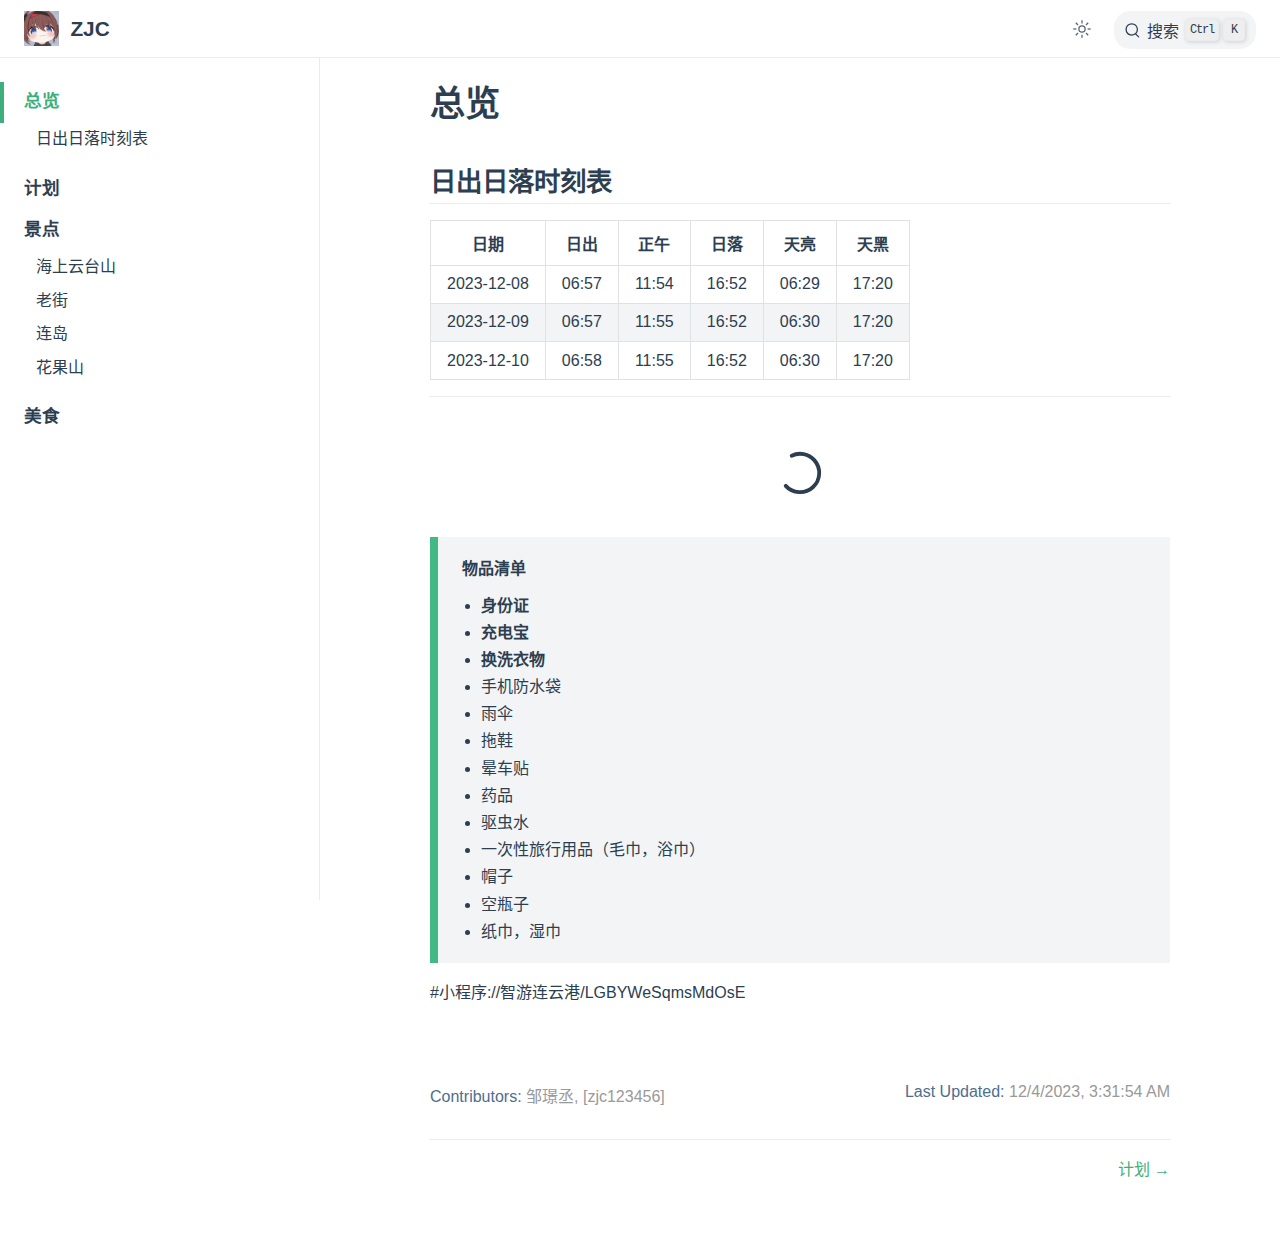
<file: guide/index.html>
<!DOCTYPE html>
<html lang="zh-CN">
  <head>
    <meta charset="utf-8">
    <meta name="viewport" content="width=device-width,initial-scale=1">
    <meta name="generator" content="VuePress 2.0.0-rc.0">
    <style>
      :root {
        --c-bg: #fff;
      }
      html.dark {
        --c-bg: #22272e;
      }
      html, body {
        background-color: var(--c-bg);
      }
    </style>
    <script>
      const userMode = localStorage.getItem('vuepress-color-scheme');
			const systemDarkMode = window.matchMedia && window.matchMedia('(prefers-color-scheme: dark)').matches;
			if (userMode === 'dark' || (userMode !== 'light' && systemDarkMode)) {
				document.documentElement.classList.toggle('dark', true);
			}
    </script>
    <title>总览 | ZJC</title><meta name="description" content="这是我的第一个 VuePress 站点">
    <link rel="preload" href="/assets/style-CTwBPRIi.css" as="style"><link rel="stylesheet" href="/assets/style-CTwBPRIi.css">
    <link rel="modulepreload" href="/assets/app-Og8nUgVw.js"><link rel="modulepreload" href="/assets/index.html-drDjDxq6.js"><link rel="modulepreload" href="/assets/index.html-KPbQFbk3.js">
    <link rel="prefetch" href="/assets/index.html-zAMjb3La.js" as="script"><link rel="prefetch" href="/assets/index.html-Q4cKrzGW.js" as="script"><link rel="prefetch" href="/assets/README copy.html-D030O_ZG.js" as="script"><link rel="prefetch" href="/assets/index.html-TCH74RNO.js" as="script"><link rel="prefetch" href="/assets/index.html-kxb3Srgu.js" as="script"><link rel="prefetch" href="/assets/index.html-1BKlzsxn.js" as="script"><link rel="prefetch" href="/assets/index.html-kVIOFVnz.js" as="script"><link rel="prefetch" href="/assets/index.html-vk5Pq0rG.js" as="script"><link rel="prefetch" href="/assets/404.html-_66Di_BG.js" as="script"><link rel="prefetch" href="/assets/index.html-PS7mjaeO.js" as="script"><link rel="prefetch" href="/assets/index.html-YcXJCFDz.js" as="script"><link rel="prefetch" href="/assets/README copy.html--Hkemaji.js" as="script"><link rel="prefetch" href="/assets/index.html-m6M6z8j2.js" as="script"><link rel="prefetch" href="/assets/index.html-xZQyYdGX.js" as="script"><link rel="prefetch" href="/assets/index.html-equmCFHL.js" as="script"><link rel="prefetch" href="/assets/index.html-J0npEHO1.js" as="script"><link rel="prefetch" href="/assets/index.html-CIK9Ruqc.js" as="script"><link rel="prefetch" href="/assets/404.html-nCQcXfFa.js" as="script"><link rel="prefetch" href="/assets/SearchResult-RLdxi6tf.js" as="script">
  </head>
  <body>
    <div id="app"><!--[--><div class="theme-container"><!--[--><header class="navbar"><div class="toggle-sidebar-button" title="toggle sidebar" aria-expanded="false" role="button" tabindex="0"><div class="icon" aria-hidden="true"><span></span><span></span><span></span></div></div><span><a href="/" class=""><img class="logo" src="/main.jpg" alt="ZJC"><span class="site-name can-hide">ZJC</span></a></span><div class="navbar-items-wrapper" style=""><!--[--><!--]--><!----><!--[--><!--]--><button class="toggle-color-mode-button" title="toggle color mode"><svg style="" class="icon" focusable="false" viewBox="0 0 32 32"><path d="M16 12.005a4 4 0 1 1-4 4a4.005 4.005 0 0 1 4-4m0-2a6 6 0 1 0 6 6a6 6 0 0 0-6-6z" fill="currentColor"></path><path d="M5.394 6.813l1.414-1.415l3.506 3.506L8.9 10.318z" fill="currentColor"></path><path d="M2 15.005h5v2H2z" fill="currentColor"></path><path d="M5.394 25.197L8.9 21.691l1.414 1.415l-3.506 3.505z" fill="currentColor"></path><path d="M15 25.005h2v5h-2z" fill="currentColor"></path><path d="M21.687 23.106l1.414-1.415l3.506 3.506l-1.414 1.414z" fill="currentColor"></path><path d="M25 15.005h5v2h-5z" fill="currentColor"></path><path d="M21.687 8.904l3.506-3.506l1.414 1.415l-3.506 3.505z" fill="currentColor"></path><path d="M15 2.005h2v5h-2z" fill="currentColor"></path></svg><svg style="display:none;" class="icon" focusable="false" viewBox="0 0 32 32"><path d="M13.502 5.414a15.075 15.075 0 0 0 11.594 18.194a11.113 11.113 0 0 1-7.975 3.39c-.138 0-.278.005-.418 0a11.094 11.094 0 0 1-3.2-21.584M14.98 3a1.002 1.002 0 0 0-.175.016a13.096 13.096 0 0 0 1.825 25.981c.164.006.328 0 .49 0a13.072 13.072 0 0 0 10.703-5.555a1.01 1.01 0 0 0-.783-1.565A13.08 13.08 0 0 1 15.89 4.38A1.015 1.015 0 0 0 14.98 3z" fill="currentColor"></path></svg></button><!--[--><button type="button" class="search-pro-button" role="search" aria-label="搜索"><svg xmlns="http://www.w3.org/2000/svg" class="icon search-icon" viewBox="0 0 1024 1024" fill="currentColor" aria-label="search icon"><path d="M192 480a256 256 0 1 1 512 0 256 256 0 0 1-512 0m631.776 362.496-143.2-143.168A318.464 318.464 0 0 0 768 480c0-176.736-143.264-320-320-320S128 303.264 128 480s143.264 320 320 320a318.016 318.016 0 0 0 184.16-58.592l146.336 146.368c12.512 12.48 32.768 12.48 45.28 0 12.48-12.512 12.48-32.768 0-45.28"></path></svg><div class="search-pro-placeholder">搜索</div><div class="search-pro-key-hints"><kbd class="search-pro-key">Ctrl</kbd><kbd class="search-pro-key">K</kbd></div></button><!--]--></div></header><!--]--><div class="sidebar-mask"></div><!--[--><aside class="sidebar"><!----><!--[--><!--]--><ul class="sidebar-items"><!--[--><li><a aria-current="page" href="/guide/" class="router-link-active router-link-exact-active router-link-active sidebar-item sidebar-heading active" aria-label="总览"><!--[--><!--]--> 总览 <!--[--><!--]--></a><ul style="" class="sidebar-item-children"><!--[--><li><a aria-current="page" href="/guide/#日出日落时刻表" class="router-link-active router-link-exact-active sidebar-item" aria-label="日出日落时刻表"><!--[--><!--]--> 日出日落时刻表 <!--[--><!--]--></a><!----></li><!--]--></ul></li><li><a href="/plan/" class="sidebar-item sidebar-heading" aria-label="计划"><!--[--><!--]--> 计划 <!--[--><!--]--></a><!----></li><li><p tabindex="0" class="sidebar-item sidebar-heading">景点 <!----></p><ul style="" class="sidebar-item-children"><!--[--><li><a href="/scenic/yts/" class="sidebar-item" aria-label="海上云台山"><!--[--><!--]--> 海上云台山 <!--[--><!--]--></a><!----></li><li><a href="/scenic/lj/" class="sidebar-item" aria-label="老街"><!--[--><!--]--> 老街 <!--[--><!--]--></a><!----></li><li><a href="/scenic/ld/" class="sidebar-item" aria-label="连岛"><!--[--><!--]--> 连岛 <!--[--><!--]--></a><!----></li><li><a href="/scenic/hgs/" class="sidebar-item" aria-label="花果山"><!--[--><!--]--> 花果山 <!--[--><!--]--></a><!----></li><!--]--></ul></li><li><a href="/food/" class="sidebar-item sidebar-heading" aria-label="美食"><!--[--><!--]--> 美食 <!--[--><!--]--></a><!----></li><!--]--></ul><!--[--><!--]--></aside><!--]--><!--[--><main class="page"><!--[--><!--]--><div class="theme-default-content"><!--[--><!--]--><div><!--
 * @Description: 
 * @version: 
 * @Author: ZJC
 * @Date: 2023-12-02 14:32:40
 * @LastEditors: ZJC
 * @LastEditTime: 2023-12-04 10:45:42
--><h1 id="总览" tabindex="-1"><a class="header-anchor" href="#总览" aria-hidden="true">#</a> 总览</h1><h2 id="日出日落时刻表" tabindex="-1"><a class="header-anchor" href="#日出日落时刻表" aria-hidden="true">#</a> 日出日落时刻表</h2><table><thead><tr><th style="text-align:center;">日期</th><th style="text-align:center;">日出</th><th style="text-align:center;">正午</th><th style="text-align:center;">日落</th><th style="text-align:center;">天亮</th><th style="text-align:center;">天黑</th></tr></thead><tbody><tr><td style="text-align:center;">2023-12-08</td><td style="text-align:center;">06:57</td><td style="text-align:center;">11:54</td><td style="text-align:center;">16:52</td><td style="text-align:center;">06:29</td><td style="text-align:center;">17:20</td></tr><tr><td style="text-align:center;">2023-12-09</td><td style="text-align:center;">06:57</td><td style="text-align:center;">11:55</td><td style="text-align:center;">16:52</td><td style="text-align:center;">06:30</td><td style="text-align:center;">17:20</td></tr><tr><td style="text-align:center;">2023-12-10</td><td style="text-align:center;">06:58</td><td style="text-align:center;">11:55</td><td style="text-align:center;">16:52</td><td style="text-align:center;">06:30</td><td style="text-align:center;">17:20</td></tr></tbody></table><hr><!--[--><div class="bilibili-desc"><a class="sr-only" href="https://player.bilibili.com/player.html?bvid=BV1Yu4y1e7VX&amp;t=0&amp;autoplay=0">A BiliBili video</a></div><iframe src="https://player.bilibili.com/player.html?bvid=BV1Yu4y1e7VX&amp;t=0&amp;autoplay=0" title="A BiliBili video" class="bilibili-iframe" allow="accelerometer; autoplay; clipboard-write; encrypted-media; fullscreen; gyroscope; picture-in-picture" style="width:100%;height:0;"></iframe><div class="loading-icon-wrapper" style="display:flex;align-items:center;justify-content:center;height:96px"><svg xmlns="http://www.w3.org/2000/svg" width="48" height="48" preserveAspectRatio="xMidYMid" viewBox="25 25 50 50"><animateTransform attributeName="transform" type="rotate" dur="2s" keyTimes="0;1" repeatCount="indefinite" values="0;360"></animateTransform><circle cx="50" cy="50" r="20" fill="none" stroke="currentColor" stroke-width="4" stroke-linecap="round"><animate attributeName="stroke-dasharray" dur="1.5s" keyTimes="0;0.5;1" repeatCount="indefinite" values="1,200;90,200;1,200"></animate><animate attributeName="stroke-dashoffset" dur="1.5s" keyTimes="0;0.5;1" repeatCount="indefinite" values="0;-35px;-125px"></animate></circle></svg></div><!--]--><div class="custom-container tip"><p class="custom-container-title">物品清单</p><ul><li><strong>身份证</strong></li><li><strong>充电宝</strong></li><li><strong>换洗衣物</strong></li><li>手机防水袋</li><li>雨伞</li><li>拖鞋</li><li>晕车贴</li><li>药品</li><li>驱虫水</li><li>一次性旅行用品（毛巾，浴巾）</li><li>帽子</li><li>空瓶子</li><li>纸巾，湿巾</li></ul></div><p>#小程序://智游连云港/LGBYWeSqmsMdOsE</p></div><!--[--><!--]--></div><footer class="page-meta"><!----><div class="meta-item last-updated"><span class="meta-item-label">Last Updated: </span><!----></div><div class="meta-item contributors"><span class="meta-item-label">Contributors: </span><span class="meta-item-info"><!--[--><!--[--><span class="contributor" title="email: shengcunwudi@qq.com">邹璟丞</span><!--[-->, <!--]--><!--]--><!--[--><span class="contributor" title="email: [zjc]">[zjc123456]</span><!----><!--]--><!--]--></span></div></footer><nav class="page-nav"><p class="inner"><!----><span class="next"><a href="/plan/" class="" aria-label="计划"><!--[--><!--]--> 计划 <!--[--><!--]--></a></span></p></nav><!--[--><!--]--></main><!--]--></div><!----><!----><!--]--></div>
    <script type="module" src="/assets/app-Og8nUgVw.js" defer></script>
  </body>
</html>
</file>
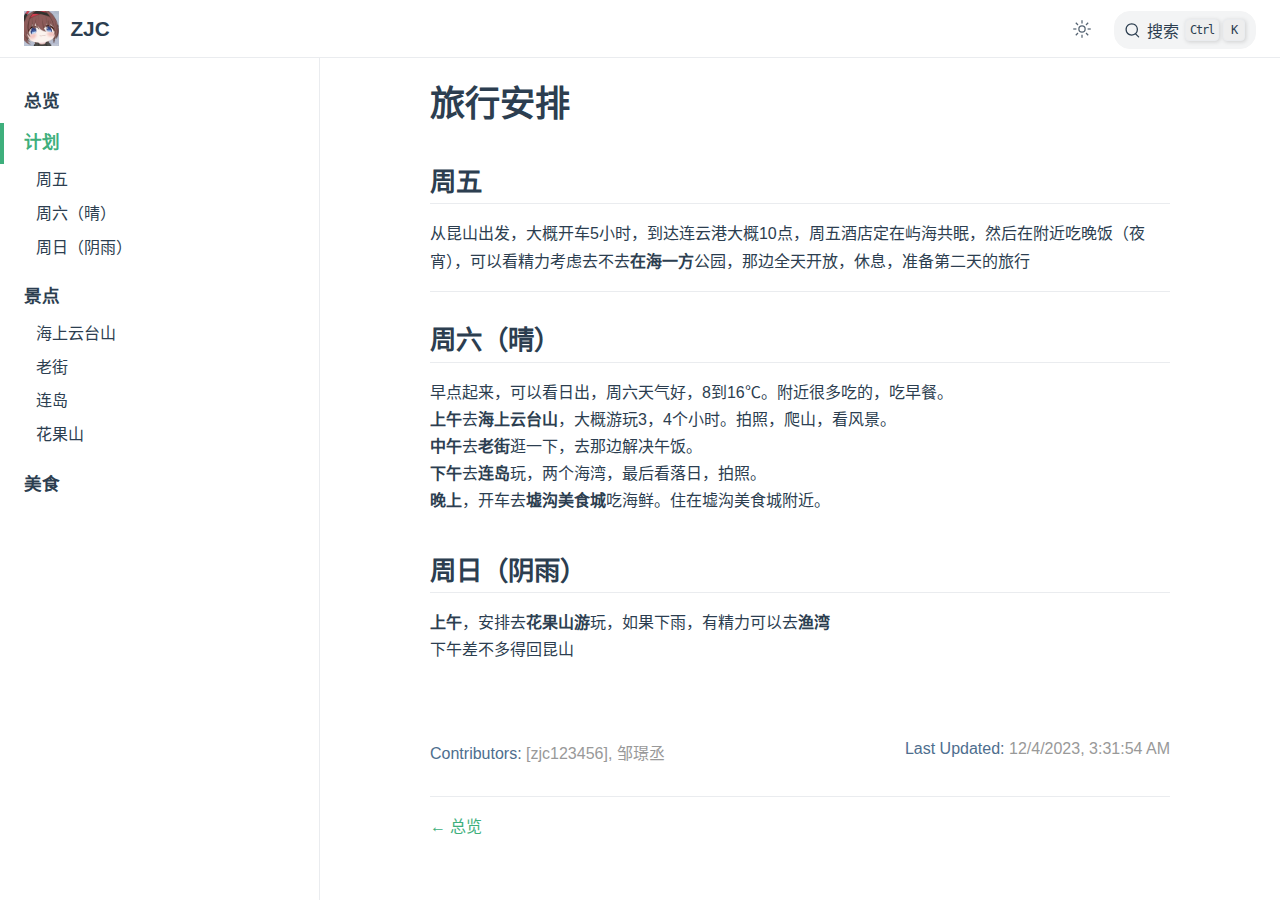
<file: plan/index.html>
<!DOCTYPE html>
<html lang="zh-CN">
  <head>
    <meta charset="utf-8">
    <meta name="viewport" content="width=device-width,initial-scale=1">
    <meta name="generator" content="VuePress 2.0.0-rc.0">
    <style>
      :root {
        --c-bg: #fff;
      }
      html.dark {
        --c-bg: #22272e;
      }
      html, body {
        background-color: var(--c-bg);
      }
    </style>
    <script>
      const userMode = localStorage.getItem('vuepress-color-scheme');
			const systemDarkMode = window.matchMedia && window.matchMedia('(prefers-color-scheme: dark)').matches;
			if (userMode === 'dark' || (userMode !== 'light' && systemDarkMode)) {
				document.documentElement.classList.toggle('dark', true);
			}
    </script>
    <title>旅行安排 | ZJC</title><meta name="description" content="这是我的第一个 VuePress 站点">
    <link rel="preload" href="/assets/style-CTwBPRIi.css" as="style"><link rel="stylesheet" href="/assets/style-CTwBPRIi.css">
    <link rel="modulepreload" href="/assets/app-Og8nUgVw.js"><link rel="modulepreload" href="/assets/index.html-TCH74RNO.js"><link rel="modulepreload" href="/assets/index.html-m6M6z8j2.js">
    <link rel="prefetch" href="/assets/index.html-zAMjb3La.js" as="script"><link rel="prefetch" href="/assets/index.html-Q4cKrzGW.js" as="script"><link rel="prefetch" href="/assets/README copy.html-D030O_ZG.js" as="script"><link rel="prefetch" href="/assets/index.html-KPbQFbk3.js" as="script"><link rel="prefetch" href="/assets/index.html-kxb3Srgu.js" as="script"><link rel="prefetch" href="/assets/index.html-1BKlzsxn.js" as="script"><link rel="prefetch" href="/assets/index.html-kVIOFVnz.js" as="script"><link rel="prefetch" href="/assets/index.html-vk5Pq0rG.js" as="script"><link rel="prefetch" href="/assets/404.html-_66Di_BG.js" as="script"><link rel="prefetch" href="/assets/index.html-PS7mjaeO.js" as="script"><link rel="prefetch" href="/assets/index.html-YcXJCFDz.js" as="script"><link rel="prefetch" href="/assets/README copy.html--Hkemaji.js" as="script"><link rel="prefetch" href="/assets/index.html-drDjDxq6.js" as="script"><link rel="prefetch" href="/assets/index.html-xZQyYdGX.js" as="script"><link rel="prefetch" href="/assets/index.html-equmCFHL.js" as="script"><link rel="prefetch" href="/assets/index.html-J0npEHO1.js" as="script"><link rel="prefetch" href="/assets/index.html-CIK9Ruqc.js" as="script"><link rel="prefetch" href="/assets/404.html-nCQcXfFa.js" as="script"><link rel="prefetch" href="/assets/SearchResult-RLdxi6tf.js" as="script">
  </head>
  <body>
    <div id="app"><!--[--><div class="theme-container"><!--[--><header class="navbar"><div class="toggle-sidebar-button" title="toggle sidebar" aria-expanded="false" role="button" tabindex="0"><div class="icon" aria-hidden="true"><span></span><span></span><span></span></div></div><span><a href="/" class=""><img class="logo" src="/main.jpg" alt="ZJC"><span class="site-name can-hide">ZJC</span></a></span><div class="navbar-items-wrapper" style=""><!--[--><!--]--><!----><!--[--><!--]--><button class="toggle-color-mode-button" title="toggle color mode"><svg style="" class="icon" focusable="false" viewBox="0 0 32 32"><path d="M16 12.005a4 4 0 1 1-4 4a4.005 4.005 0 0 1 4-4m0-2a6 6 0 1 0 6 6a6 6 0 0 0-6-6z" fill="currentColor"></path><path d="M5.394 6.813l1.414-1.415l3.506 3.506L8.9 10.318z" fill="currentColor"></path><path d="M2 15.005h5v2H2z" fill="currentColor"></path><path d="M5.394 25.197L8.9 21.691l1.414 1.415l-3.506 3.505z" fill="currentColor"></path><path d="M15 25.005h2v5h-2z" fill="currentColor"></path><path d="M21.687 23.106l1.414-1.415l3.506 3.506l-1.414 1.414z" fill="currentColor"></path><path d="M25 15.005h5v2h-5z" fill="currentColor"></path><path d="M21.687 8.904l3.506-3.506l1.414 1.415l-3.506 3.505z" fill="currentColor"></path><path d="M15 2.005h2v5h-2z" fill="currentColor"></path></svg><svg style="display:none;" class="icon" focusable="false" viewBox="0 0 32 32"><path d="M13.502 5.414a15.075 15.075 0 0 0 11.594 18.194a11.113 11.113 0 0 1-7.975 3.39c-.138 0-.278.005-.418 0a11.094 11.094 0 0 1-3.2-21.584M14.98 3a1.002 1.002 0 0 0-.175.016a13.096 13.096 0 0 0 1.825 25.981c.164.006.328 0 .49 0a13.072 13.072 0 0 0 10.703-5.555a1.01 1.01 0 0 0-.783-1.565A13.08 13.08 0 0 1 15.89 4.38A1.015 1.015 0 0 0 14.98 3z" fill="currentColor"></path></svg></button><!--[--><button type="button" class="search-pro-button" role="search" aria-label="搜索"><svg xmlns="http://www.w3.org/2000/svg" class="icon search-icon" viewBox="0 0 1024 1024" fill="currentColor" aria-label="search icon"><path d="M192 480a256 256 0 1 1 512 0 256 256 0 0 1-512 0m631.776 362.496-143.2-143.168A318.464 318.464 0 0 0 768 480c0-176.736-143.264-320-320-320S128 303.264 128 480s143.264 320 320 320a318.016 318.016 0 0 0 184.16-58.592l146.336 146.368c12.512 12.48 32.768 12.48 45.28 0 12.48-12.512 12.48-32.768 0-45.28"></path></svg><div class="search-pro-placeholder">搜索</div><div class="search-pro-key-hints"><kbd class="search-pro-key">Ctrl</kbd><kbd class="search-pro-key">K</kbd></div></button><!--]--></div></header><!--]--><div class="sidebar-mask"></div><!--[--><aside class="sidebar"><!----><!--[--><!--]--><ul class="sidebar-items"><!--[--><li><a href="/guide/" class="sidebar-item sidebar-heading" aria-label="总览"><!--[--><!--]--> 总览 <!--[--><!--]--></a><!----></li><li><a aria-current="page" href="/plan/" class="router-link-active router-link-exact-active router-link-active sidebar-item sidebar-heading active" aria-label="计划"><!--[--><!--]--> 计划 <!--[--><!--]--></a><ul style="" class="sidebar-item-children"><!--[--><li><a aria-current="page" href="/plan/#周五" class="router-link-active router-link-exact-active sidebar-item" aria-label="周五"><!--[--><!--]--> 周五 <!--[--><!--]--></a><!----></li><li><a aria-current="page" href="/plan/#周六-晴" class="router-link-active router-link-exact-active sidebar-item" aria-label="周六（晴）"><!--[--><!--]--> 周六（晴） <!--[--><!--]--></a><!----></li><li><a aria-current="page" href="/plan/#周日-阴雨" class="router-link-active router-link-exact-active sidebar-item" aria-label="周日（阴雨）"><!--[--><!--]--> 周日（阴雨） <!--[--><!--]--></a><!----></li><!--]--></ul></li><li><p tabindex="0" class="sidebar-item sidebar-heading">景点 <!----></p><ul style="" class="sidebar-item-children"><!--[--><li><a href="/scenic/yts/" class="sidebar-item" aria-label="海上云台山"><!--[--><!--]--> 海上云台山 <!--[--><!--]--></a><!----></li><li><a href="/scenic/lj/" class="sidebar-item" aria-label="老街"><!--[--><!--]--> 老街 <!--[--><!--]--></a><!----></li><li><a href="/scenic/ld/" class="sidebar-item" aria-label="连岛"><!--[--><!--]--> 连岛 <!--[--><!--]--></a><!----></li><li><a href="/scenic/hgs/" class="sidebar-item" aria-label="花果山"><!--[--><!--]--> 花果山 <!--[--><!--]--></a><!----></li><!--]--></ul></li><li><a href="/food/" class="sidebar-item sidebar-heading" aria-label="美食"><!--[--><!--]--> 美食 <!--[--><!--]--></a><!----></li><!--]--></ul><!--[--><!--]--></aside><!--]--><!--[--><main class="page"><!--[--><!--]--><div class="theme-default-content"><!--[--><!--]--><div><!--
 * @Description: 
 * @version: 
 * @Author: ZJC
 * @Date: 2023-12-04 08:50:13
 * @LastEditors: ZJC
 * @LastEditTime: 2023-12-04 10:35:09
--><h1 id="旅行安排" tabindex="-1"><a class="header-anchor" href="#旅行安排" aria-hidden="true">#</a> 旅行安排</h1><h2 id="周五" tabindex="-1"><a class="header-anchor" href="#周五" aria-hidden="true">#</a> 周五</h2><p>从昆山出发，大概开车5小时，到达连云港大概10点，周五酒店定在屿海共眠，然后在附近吃晚饭（夜宵），可以看精力考虑去不去<strong>在海一方</strong>公园，那边全天开放，休息，准备第二天的旅行</p><hr><h2 id="周六-晴" tabindex="-1"><a class="header-anchor" href="#周六-晴" aria-hidden="true">#</a> 周六（晴）</h2><p>早点起来，可以看日出，周六天气好，8到16℃。附近很多吃的，吃早餐。<br><strong>上午</strong>去<strong>海上云台山</strong>，大概游玩3，4个小时。拍照，爬山，看风景。<br><strong>中午</strong>去<strong>老街</strong>逛一下，去那边解决午饭。<br><strong>下午</strong>去<strong>连岛</strong>玩，两个海湾，最后看落日，拍照。<br><strong>晚上</strong>，开车去<strong>墟沟美食城</strong>吃海鲜。住在墟沟美食城附近。</p><h2 id="周日-阴雨" tabindex="-1"><a class="header-anchor" href="#周日-阴雨" aria-hidden="true">#</a> 周日（阴雨）</h2><p><strong>上午</strong>，安排去<strong>花果山游</strong>玩，如果下雨，有精力可以去<strong>渔湾</strong><br> 下午差不多得回昆山</p></div><!--[--><!--]--></div><footer class="page-meta"><!----><div class="meta-item last-updated"><span class="meta-item-label">Last Updated: </span><!----></div><div class="meta-item contributors"><span class="meta-item-label">Contributors: </span><span class="meta-item-info"><!--[--><!--[--><span class="contributor" title="email: [zjc]">[zjc123456]</span><!--[-->, <!--]--><!--]--><!--[--><span class="contributor" title="email: shengcunwudi@qq.com">邹璟丞</span><!----><!--]--><!--]--></span></div></footer><nav class="page-nav"><p class="inner"><span class="prev"><a href="/guide/" class="" aria-label="总览"><!--[--><!--]--> 总览 <!--[--><!--]--></a></span><!----></p></nav><!--[--><!--]--></main><!--]--></div><!----><!----><!--]--></div>
    <script type="module" src="/assets/app-Og8nUgVw.js" defer></script>
  </body>
</html>
</file>
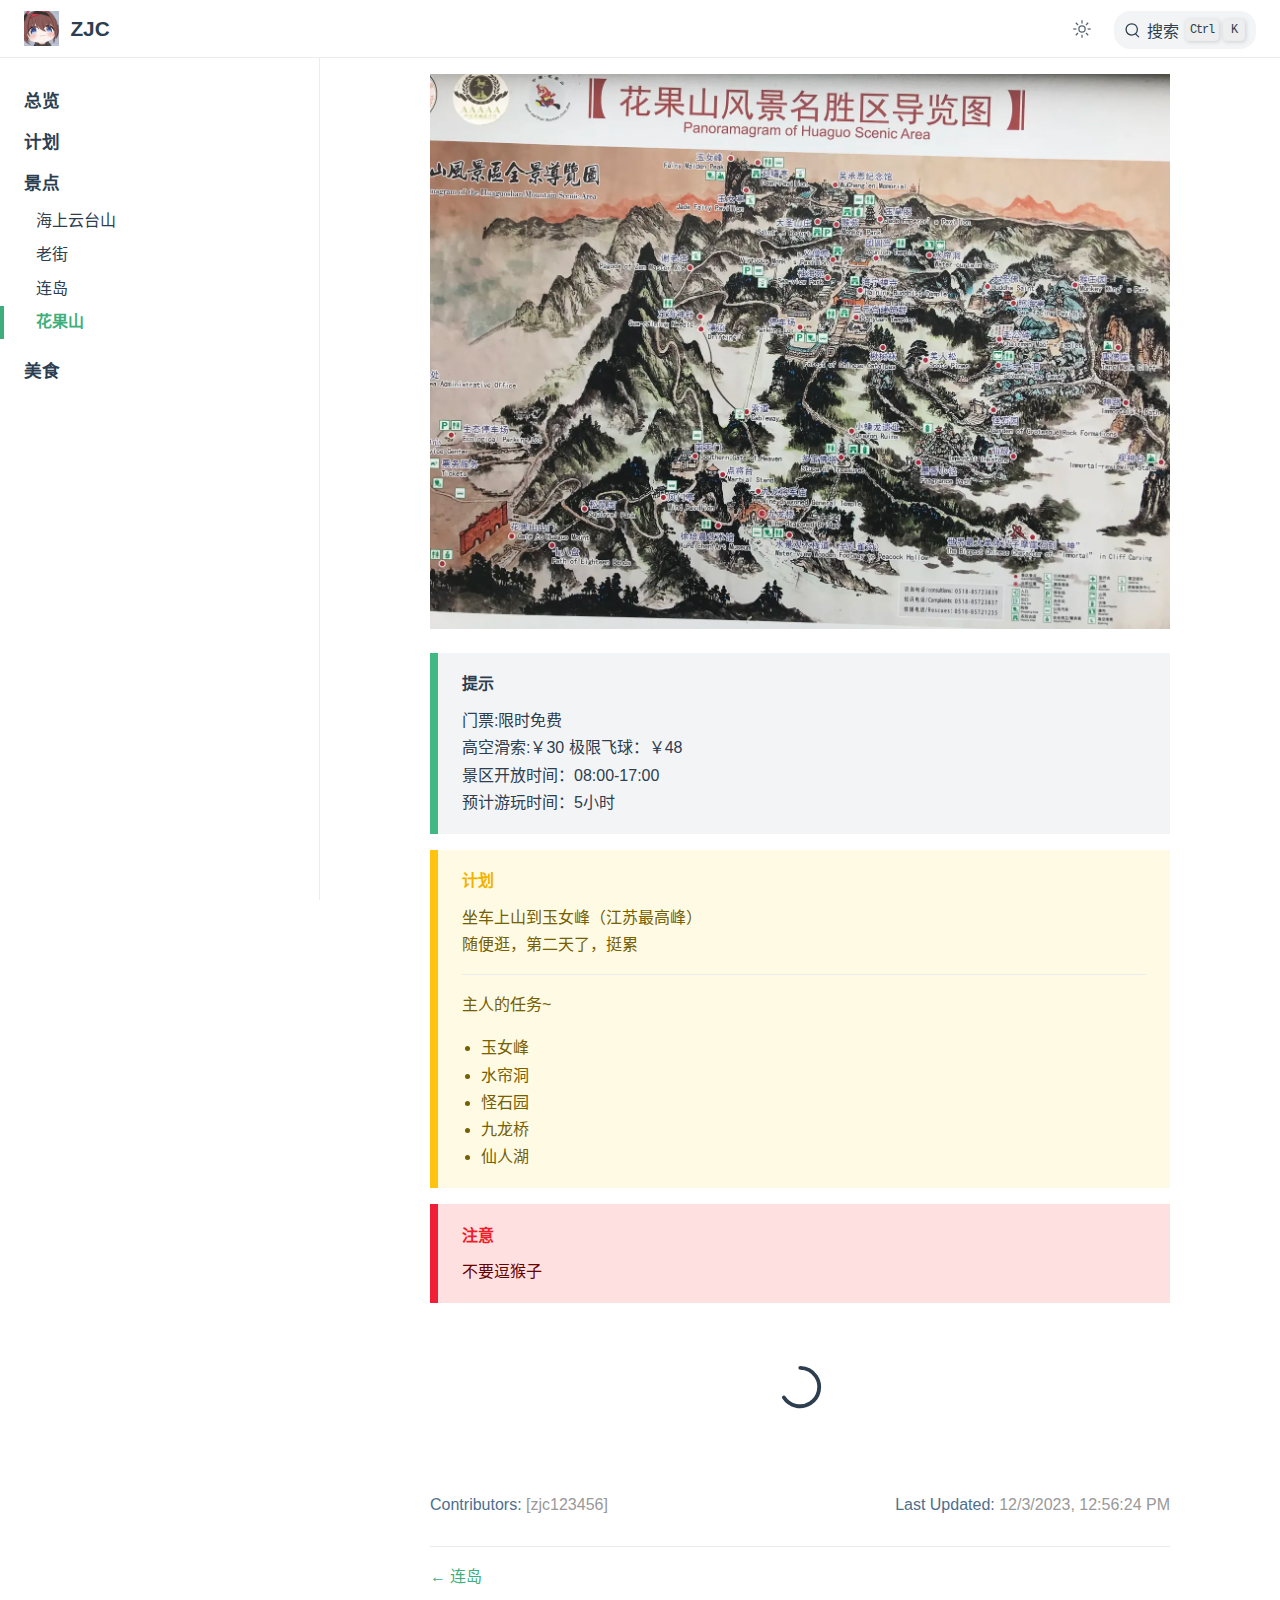
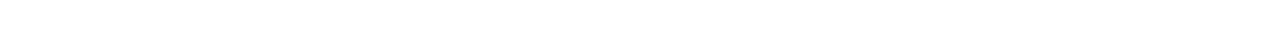
<file: scenic/hgs/index.html>
<!DOCTYPE html>
<html lang="zh-CN">
  <head>
    <meta charset="utf-8">
    <meta name="viewport" content="width=device-width,initial-scale=1">
    <meta name="generator" content="VuePress 2.0.0-rc.0">
    <style>
      :root {
        --c-bg: #fff;
      }
      html.dark {
        --c-bg: #22272e;
      }
      html, body {
        background-color: var(--c-bg);
      }
    </style>
    <script>
      const userMode = localStorage.getItem('vuepress-color-scheme');
			const systemDarkMode = window.matchMedia && window.matchMedia('(prefers-color-scheme: dark)').matches;
			if (userMode === 'dark' || (userMode !== 'light' && systemDarkMode)) {
				document.documentElement.classList.toggle('dark', true);
			}
    </script>
    <title>花果山 | ZJC</title><meta name="description" content="这是我的第一个 VuePress 站点">
    <link rel="preload" href="/assets/style-CTwBPRIi.css" as="style"><link rel="stylesheet" href="/assets/style-CTwBPRIi.css">
    <link rel="modulepreload" href="/assets/app-Og8nUgVw.js"><link rel="modulepreload" href="/assets/index.html-kxb3Srgu.js"><link rel="modulepreload" href="/assets/index.html-xZQyYdGX.js">
    <link rel="prefetch" href="/assets/index.html-zAMjb3La.js" as="script"><link rel="prefetch" href="/assets/index.html-Q4cKrzGW.js" as="script"><link rel="prefetch" href="/assets/README copy.html-D030O_ZG.js" as="script"><link rel="prefetch" href="/assets/index.html-KPbQFbk3.js" as="script"><link rel="prefetch" href="/assets/index.html-TCH74RNO.js" as="script"><link rel="prefetch" href="/assets/index.html-1BKlzsxn.js" as="script"><link rel="prefetch" href="/assets/index.html-kVIOFVnz.js" as="script"><link rel="prefetch" href="/assets/index.html-vk5Pq0rG.js" as="script"><link rel="prefetch" href="/assets/404.html-_66Di_BG.js" as="script"><link rel="prefetch" href="/assets/index.html-PS7mjaeO.js" as="script"><link rel="prefetch" href="/assets/index.html-YcXJCFDz.js" as="script"><link rel="prefetch" href="/assets/README copy.html--Hkemaji.js" as="script"><link rel="prefetch" href="/assets/index.html-drDjDxq6.js" as="script"><link rel="prefetch" href="/assets/index.html-m6M6z8j2.js" as="script"><link rel="prefetch" href="/assets/index.html-equmCFHL.js" as="script"><link rel="prefetch" href="/assets/index.html-J0npEHO1.js" as="script"><link rel="prefetch" href="/assets/index.html-CIK9Ruqc.js" as="script"><link rel="prefetch" href="/assets/404.html-nCQcXfFa.js" as="script"><link rel="prefetch" href="/assets/SearchResult-RLdxi6tf.js" as="script">
  </head>
  <body>
    <div id="app"><!--[--><div class="theme-container"><!--[--><header class="navbar"><div class="toggle-sidebar-button" title="toggle sidebar" aria-expanded="false" role="button" tabindex="0"><div class="icon" aria-hidden="true"><span></span><span></span><span></span></div></div><span><a href="/" class=""><img class="logo" src="/main.jpg" alt="ZJC"><span class="site-name can-hide">ZJC</span></a></span><div class="navbar-items-wrapper" style=""><!--[--><!--]--><!----><!--[--><!--]--><button class="toggle-color-mode-button" title="toggle color mode"><svg style="" class="icon" focusable="false" viewBox="0 0 32 32"><path d="M16 12.005a4 4 0 1 1-4 4a4.005 4.005 0 0 1 4-4m0-2a6 6 0 1 0 6 6a6 6 0 0 0-6-6z" fill="currentColor"></path><path d="M5.394 6.813l1.414-1.415l3.506 3.506L8.9 10.318z" fill="currentColor"></path><path d="M2 15.005h5v2H2z" fill="currentColor"></path><path d="M5.394 25.197L8.9 21.691l1.414 1.415l-3.506 3.505z" fill="currentColor"></path><path d="M15 25.005h2v5h-2z" fill="currentColor"></path><path d="M21.687 23.106l1.414-1.415l3.506 3.506l-1.414 1.414z" fill="currentColor"></path><path d="M25 15.005h5v2h-5z" fill="currentColor"></path><path d="M21.687 8.904l3.506-3.506l1.414 1.415l-3.506 3.505z" fill="currentColor"></path><path d="M15 2.005h2v5h-2z" fill="currentColor"></path></svg><svg style="display:none;" class="icon" focusable="false" viewBox="0 0 32 32"><path d="M13.502 5.414a15.075 15.075 0 0 0 11.594 18.194a11.113 11.113 0 0 1-7.975 3.39c-.138 0-.278.005-.418 0a11.094 11.094 0 0 1-3.2-21.584M14.98 3a1.002 1.002 0 0 0-.175.016a13.096 13.096 0 0 0 1.825 25.981c.164.006.328 0 .49 0a13.072 13.072 0 0 0 10.703-5.555a1.01 1.01 0 0 0-.783-1.565A13.08 13.08 0 0 1 15.89 4.38A1.015 1.015 0 0 0 14.98 3z" fill="currentColor"></path></svg></button><!--[--><button type="button" class="search-pro-button" role="search" aria-label="搜索"><svg xmlns="http://www.w3.org/2000/svg" class="icon search-icon" viewBox="0 0 1024 1024" fill="currentColor" aria-label="search icon"><path d="M192 480a256 256 0 1 1 512 0 256 256 0 0 1-512 0m631.776 362.496-143.2-143.168A318.464 318.464 0 0 0 768 480c0-176.736-143.264-320-320-320S128 303.264 128 480s143.264 320 320 320a318.016 318.016 0 0 0 184.16-58.592l146.336 146.368c12.512 12.48 32.768 12.48 45.28 0 12.48-12.512 12.48-32.768 0-45.28"></path></svg><div class="search-pro-placeholder">搜索</div><div class="search-pro-key-hints"><kbd class="search-pro-key">Ctrl</kbd><kbd class="search-pro-key">K</kbd></div></button><!--]--></div></header><!--]--><div class="sidebar-mask"></div><!--[--><aside class="sidebar"><!----><!--[--><!--]--><ul class="sidebar-items"><!--[--><li><a href="/guide/" class="sidebar-item sidebar-heading" aria-label="总览"><!--[--><!--]--> 总览 <!--[--><!--]--></a><!----></li><li><a href="/plan/" class="sidebar-item sidebar-heading" aria-label="计划"><!--[--><!--]--> 计划 <!--[--><!--]--></a><!----></li><li><p tabindex="0" class="sidebar-item sidebar-heading active">景点 <!----></p><ul style="" class="sidebar-item-children"><!--[--><li><a href="/scenic/yts/" class="sidebar-item" aria-label="海上云台山"><!--[--><!--]--> 海上云台山 <!--[--><!--]--></a><!----></li><li><a href="/scenic/lj/" class="sidebar-item" aria-label="老街"><!--[--><!--]--> 老街 <!--[--><!--]--></a><!----></li><li><a href="/scenic/ld/" class="sidebar-item" aria-label="连岛"><!--[--><!--]--> 连岛 <!--[--><!--]--></a><!----></li><li><a aria-current="page" href="/scenic/hgs/" class="router-link-active router-link-exact-active router-link-active sidebar-item active" aria-label="花果山"><!--[--><!--]--> 花果山 <!--[--><!--]--></a><!----></li><!--]--></ul></li><li><a href="/food/" class="sidebar-item sidebar-heading" aria-label="美食"><!--[--><!--]--> 美食 <!--[--><!--]--></a><!----></li><!--]--></ul><!--[--><!--]--></aside><!--]--><!--[--><main class="page"><!--[--><!--]--><div class="theme-default-content"><!--[--><!--]--><div><p><img src="/assets/3-72O0_tf_.jpg" alt="导览图" title="导览图"></p><div class="custom-container tip"><p class="custom-container-title">提示</p><p>门票:限时免费<br> 高空滑索:￥30 极限飞球：￥48<br> 景区开放时间：08:00-17:00<br> 预计游玩时间：5小时</p></div><div class="custom-container warning"><p class="custom-container-title">计划</p><p>坐车上山到玉女峰（江苏最高峰）<br> 随便逛，第二天了，挺累</p><hr><p>主人的任务~</p><ul><li>玉女峰</li><li>水帘洞</li><li>怪石园</li><li>九龙桥</li><li>仙人湖</li></ul></div><div class="custom-container danger"><p class="custom-container-title">注意</p><p>不要逗猴子</p></div><!--[--><div class="bilibili-desc"><a class="sr-only" href="https://player.bilibili.com/player.html?bvid=BV1YY411T7qu&amp;t=0&amp;autoplay=0">A BiliBili video</a></div><iframe src="https://player.bilibili.com/player.html?bvid=BV1YY411T7qu&amp;t=0&amp;autoplay=0" title="A BiliBili video" class="bilibili-iframe" allow="accelerometer; autoplay; clipboard-write; encrypted-media; fullscreen; gyroscope; picture-in-picture" style="width:100%;height:0;"></iframe><div class="loading-icon-wrapper" style="display:flex;align-items:center;justify-content:center;height:96px"><svg xmlns="http://www.w3.org/2000/svg" width="48" height="48" preserveAspectRatio="xMidYMid" viewBox="25 25 50 50"><animateTransform attributeName="transform" type="rotate" dur="2s" keyTimes="0;1" repeatCount="indefinite" values="0;360"></animateTransform><circle cx="50" cy="50" r="20" fill="none" stroke="currentColor" stroke-width="4" stroke-linecap="round"><animate attributeName="stroke-dasharray" dur="1.5s" keyTimes="0;0.5;1" repeatCount="indefinite" values="1,200;90,200;1,200"></animate><animate attributeName="stroke-dashoffset" dur="1.5s" keyTimes="0;0.5;1" repeatCount="indefinite" values="0;-35px;-125px"></animate></circle></svg></div><!--]--></div><!--[--><!--]--></div><footer class="page-meta"><!----><div class="meta-item last-updated"><span class="meta-item-label">Last Updated: </span><!----></div><div class="meta-item contributors"><span class="meta-item-label">Contributors: </span><span class="meta-item-info"><!--[--><!--[--><span class="contributor" title="email: [zjc]">[zjc123456]</span><!----><!--]--><!--]--></span></div></footer><nav class="page-nav"><p class="inner"><span class="prev"><a href="/scenic/ld/" class="" aria-label="连岛"><!--[--><!--]--> 连岛 <!--[--><!--]--></a></span><!----></p></nav><!--[--><!--]--></main><!--]--></div><!----><!----><!--]--></div>
    <script type="module" src="/assets/app-Og8nUgVw.js" defer></script>
  </body>
</html>
</file>
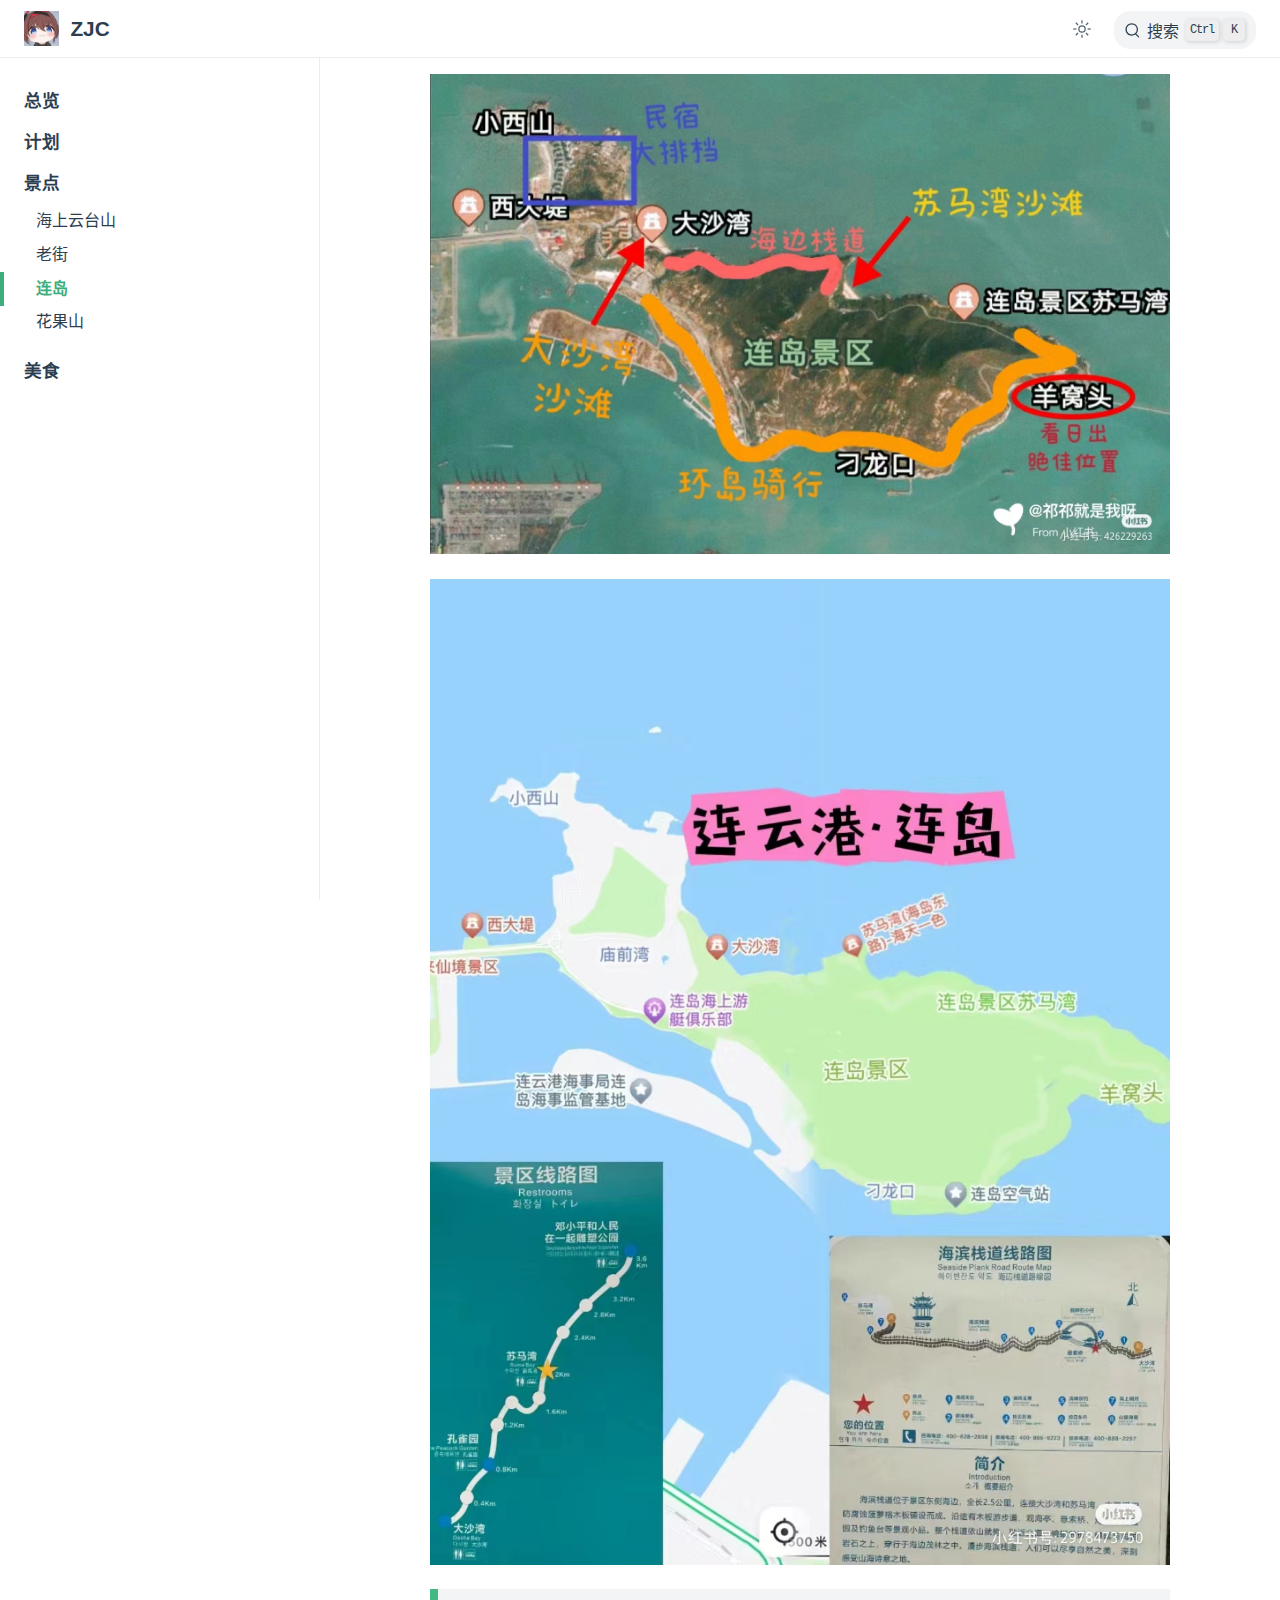
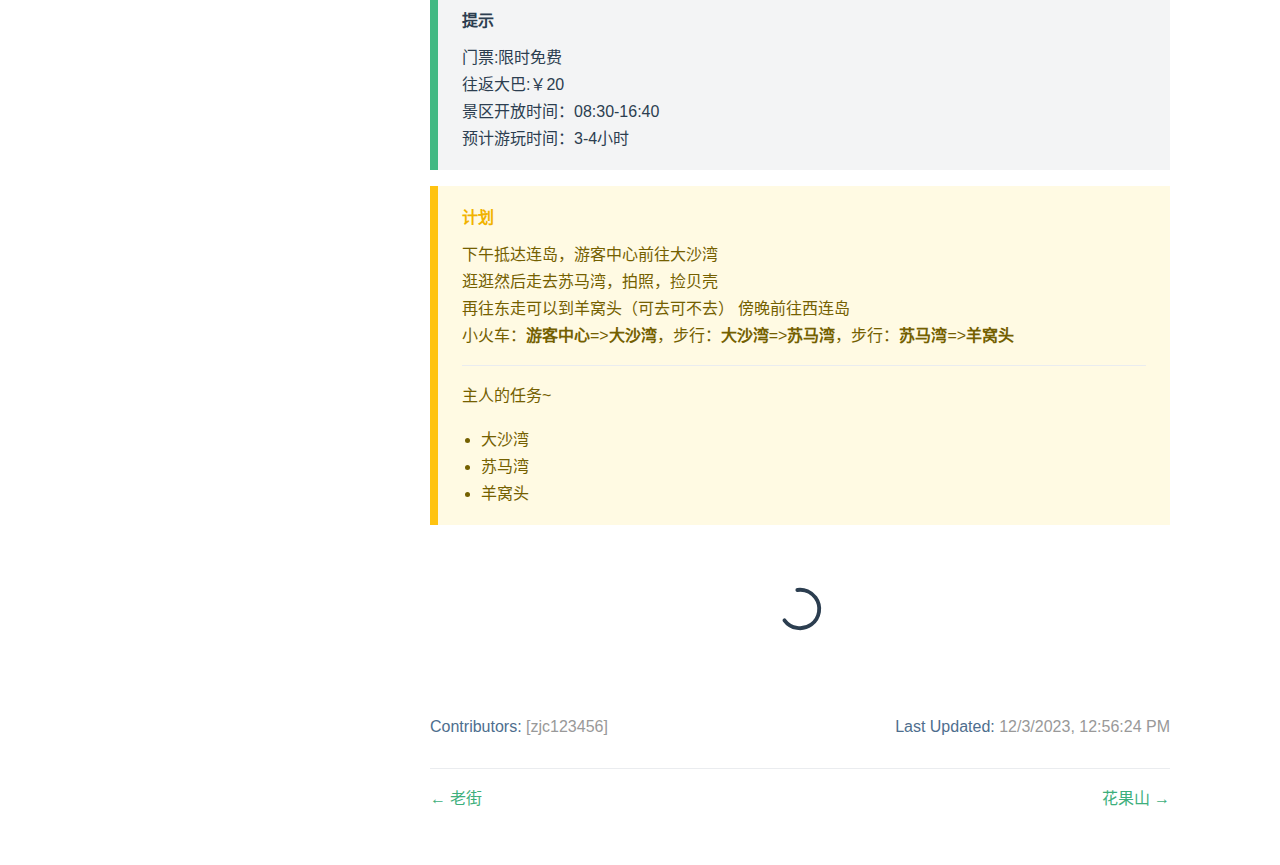
<file: scenic/ld/index.html>
<!DOCTYPE html>
<html lang="zh-CN">
  <head>
    <meta charset="utf-8">
    <meta name="viewport" content="width=device-width,initial-scale=1">
    <meta name="generator" content="VuePress 2.0.0-rc.0">
    <style>
      :root {
        --c-bg: #fff;
      }
      html.dark {
        --c-bg: #22272e;
      }
      html, body {
        background-color: var(--c-bg);
      }
    </style>
    <script>
      const userMode = localStorage.getItem('vuepress-color-scheme');
			const systemDarkMode = window.matchMedia && window.matchMedia('(prefers-color-scheme: dark)').matches;
			if (userMode === 'dark' || (userMode !== 'light' && systemDarkMode)) {
				document.documentElement.classList.toggle('dark', true);
			}
    </script>
    <title>老街 | ZJC</title><meta name="description" content="这是我的第一个 VuePress 站点">
    <link rel="preload" href="/assets/style-CTwBPRIi.css" as="style"><link rel="stylesheet" href="/assets/style-CTwBPRIi.css">
    <link rel="modulepreload" href="/assets/app-Og8nUgVw.js"><link rel="modulepreload" href="/assets/index.html-1BKlzsxn.js"><link rel="modulepreload" href="/assets/index.html-equmCFHL.js">
    <link rel="prefetch" href="/assets/index.html-zAMjb3La.js" as="script"><link rel="prefetch" href="/assets/index.html-Q4cKrzGW.js" as="script"><link rel="prefetch" href="/assets/README copy.html-D030O_ZG.js" as="script"><link rel="prefetch" href="/assets/index.html-KPbQFbk3.js" as="script"><link rel="prefetch" href="/assets/index.html-TCH74RNO.js" as="script"><link rel="prefetch" href="/assets/index.html-kxb3Srgu.js" as="script"><link rel="prefetch" href="/assets/index.html-kVIOFVnz.js" as="script"><link rel="prefetch" href="/assets/index.html-vk5Pq0rG.js" as="script"><link rel="prefetch" href="/assets/404.html-_66Di_BG.js" as="script"><link rel="prefetch" href="/assets/index.html-PS7mjaeO.js" as="script"><link rel="prefetch" href="/assets/index.html-YcXJCFDz.js" as="script"><link rel="prefetch" href="/assets/README copy.html--Hkemaji.js" as="script"><link rel="prefetch" href="/assets/index.html-drDjDxq6.js" as="script"><link rel="prefetch" href="/assets/index.html-m6M6z8j2.js" as="script"><link rel="prefetch" href="/assets/index.html-xZQyYdGX.js" as="script"><link rel="prefetch" href="/assets/index.html-J0npEHO1.js" as="script"><link rel="prefetch" href="/assets/index.html-CIK9Ruqc.js" as="script"><link rel="prefetch" href="/assets/404.html-nCQcXfFa.js" as="script"><link rel="prefetch" href="/assets/SearchResult-RLdxi6tf.js" as="script">
  </head>
  <body>
    <div id="app"><!--[--><div class="theme-container"><!--[--><header class="navbar"><div class="toggle-sidebar-button" title="toggle sidebar" aria-expanded="false" role="button" tabindex="0"><div class="icon" aria-hidden="true"><span></span><span></span><span></span></div></div><span><a href="/" class=""><img class="logo" src="/main.jpg" alt="ZJC"><span class="site-name can-hide">ZJC</span></a></span><div class="navbar-items-wrapper" style=""><!--[--><!--]--><!----><!--[--><!--]--><button class="toggle-color-mode-button" title="toggle color mode"><svg style="" class="icon" focusable="false" viewBox="0 0 32 32"><path d="M16 12.005a4 4 0 1 1-4 4a4.005 4.005 0 0 1 4-4m0-2a6 6 0 1 0 6 6a6 6 0 0 0-6-6z" fill="currentColor"></path><path d="M5.394 6.813l1.414-1.415l3.506 3.506L8.9 10.318z" fill="currentColor"></path><path d="M2 15.005h5v2H2z" fill="currentColor"></path><path d="M5.394 25.197L8.9 21.691l1.414 1.415l-3.506 3.505z" fill="currentColor"></path><path d="M15 25.005h2v5h-2z" fill="currentColor"></path><path d="M21.687 23.106l1.414-1.415l3.506 3.506l-1.414 1.414z" fill="currentColor"></path><path d="M25 15.005h5v2h-5z" fill="currentColor"></path><path d="M21.687 8.904l3.506-3.506l1.414 1.415l-3.506 3.505z" fill="currentColor"></path><path d="M15 2.005h2v5h-2z" fill="currentColor"></path></svg><svg style="display:none;" class="icon" focusable="false" viewBox="0 0 32 32"><path d="M13.502 5.414a15.075 15.075 0 0 0 11.594 18.194a11.113 11.113 0 0 1-7.975 3.39c-.138 0-.278.005-.418 0a11.094 11.094 0 0 1-3.2-21.584M14.98 3a1.002 1.002 0 0 0-.175.016a13.096 13.096 0 0 0 1.825 25.981c.164.006.328 0 .49 0a13.072 13.072 0 0 0 10.703-5.555a1.01 1.01 0 0 0-.783-1.565A13.08 13.08 0 0 1 15.89 4.38A1.015 1.015 0 0 0 14.98 3z" fill="currentColor"></path></svg></button><!--[--><button type="button" class="search-pro-button" role="search" aria-label="搜索"><svg xmlns="http://www.w3.org/2000/svg" class="icon search-icon" viewBox="0 0 1024 1024" fill="currentColor" aria-label="search icon"><path d="M192 480a256 256 0 1 1 512 0 256 256 0 0 1-512 0m631.776 362.496-143.2-143.168A318.464 318.464 0 0 0 768 480c0-176.736-143.264-320-320-320S128 303.264 128 480s143.264 320 320 320a318.016 318.016 0 0 0 184.16-58.592l146.336 146.368c12.512 12.48 32.768 12.48 45.28 0 12.48-12.512 12.48-32.768 0-45.28"></path></svg><div class="search-pro-placeholder">搜索</div><div class="search-pro-key-hints"><kbd class="search-pro-key">Ctrl</kbd><kbd class="search-pro-key">K</kbd></div></button><!--]--></div></header><!--]--><div class="sidebar-mask"></div><!--[--><aside class="sidebar"><!----><!--[--><!--]--><ul class="sidebar-items"><!--[--><li><a href="/guide/" class="sidebar-item sidebar-heading" aria-label="总览"><!--[--><!--]--> 总览 <!--[--><!--]--></a><!----></li><li><a href="/plan/" class="sidebar-item sidebar-heading" aria-label="计划"><!--[--><!--]--> 计划 <!--[--><!--]--></a><!----></li><li><p tabindex="0" class="sidebar-item sidebar-heading active">景点 <!----></p><ul style="" class="sidebar-item-children"><!--[--><li><a href="/scenic/yts/" class="sidebar-item" aria-label="海上云台山"><!--[--><!--]--> 海上云台山 <!--[--><!--]--></a><!----></li><li><a href="/scenic/lj/" class="sidebar-item" aria-label="老街"><!--[--><!--]--> 老街 <!--[--><!--]--></a><!----></li><li><a aria-current="page" href="/scenic/ld/" class="router-link-active router-link-exact-active router-link-active sidebar-item active" aria-label="连岛"><!--[--><!--]--> 连岛 <!--[--><!--]--></a><!----></li><li><a href="/scenic/hgs/" class="sidebar-item" aria-label="花果山"><!--[--><!--]--> 花果山 <!--[--><!--]--></a><!----></li><!--]--></ul></li><li><a href="/food/" class="sidebar-item sidebar-heading" aria-label="美食"><!--[--><!--]--> 美食 <!--[--><!--]--></a><!----></li><!--]--></ul><!--[--><!--]--></aside><!--]--><!--[--><main class="page"><!--[--><!--]--><div class="theme-default-content"><!--[--><!--]--><div><p><img src="/assets/2-Grx3BZuZ.jpg" alt="导览图" title="导览图"></p><p><img src="/assets/1-Y9s82nK1.jpg" alt="导览图" title="导览图"></p><div class="custom-container tip"><p class="custom-container-title">提示</p><p>门票:限时免费<br> 往返大巴:￥20<br> 景区开放时间：08:30-16:40<br> 预计游玩时间：3-4小时</p></div><div class="custom-container warning"><p class="custom-container-title">计划</p><p>下午抵达连岛，游客中心前往大沙湾<br> 逛逛然后走去苏马湾，拍照，捡贝壳<br> 再往东走可以到羊窝头（可去可不去） 傍晚前往西连岛<br> 小火车：<strong>游客中心</strong>=&gt;<strong>大沙湾</strong>，步行：<strong>大沙湾</strong>=&gt;<strong>苏马湾</strong>，步行：<strong>苏马湾</strong>=&gt;<strong>羊窝头</strong></p><hr><p>主人的任务~</p><ul><li>大沙湾</li><li>苏马湾</li><li>羊窝头</li></ul></div><!--[--><div class="bilibili-desc"><a class="sr-only" href="https://player.bilibili.com/player.html?bvid=BV1Rs4y1w7tg&amp;t=0&amp;autoplay=0">A BiliBili video</a></div><iframe src="https://player.bilibili.com/player.html?bvid=BV1Rs4y1w7tg&amp;t=0&amp;autoplay=0" title="A BiliBili video" class="bilibili-iframe" allow="accelerometer; autoplay; clipboard-write; encrypted-media; fullscreen; gyroscope; picture-in-picture" style="width:100%;height:0;"></iframe><div class="loading-icon-wrapper" style="display:flex;align-items:center;justify-content:center;height:96px"><svg xmlns="http://www.w3.org/2000/svg" width="48" height="48" preserveAspectRatio="xMidYMid" viewBox="25 25 50 50"><animateTransform attributeName="transform" type="rotate" dur="2s" keyTimes="0;1" repeatCount="indefinite" values="0;360"></animateTransform><circle cx="50" cy="50" r="20" fill="none" stroke="currentColor" stroke-width="4" stroke-linecap="round"><animate attributeName="stroke-dasharray" dur="1.5s" keyTimes="0;0.5;1" repeatCount="indefinite" values="1,200;90,200;1,200"></animate><animate attributeName="stroke-dashoffset" dur="1.5s" keyTimes="0;0.5;1" repeatCount="indefinite" values="0;-35px;-125px"></animate></circle></svg></div><!--]--></div><!--[--><!--]--></div><footer class="page-meta"><!----><div class="meta-item last-updated"><span class="meta-item-label">Last Updated: </span><!----></div><div class="meta-item contributors"><span class="meta-item-label">Contributors: </span><span class="meta-item-info"><!--[--><!--[--><span class="contributor" title="email: [zjc]">[zjc123456]</span><!----><!--]--><!--]--></span></div></footer><nav class="page-nav"><p class="inner"><span class="prev"><a href="/scenic/lj/" class="" aria-label="老街"><!--[--><!--]--> 老街 <!--[--><!--]--></a></span><span class="next"><a href="/scenic/hgs/" class="" aria-label="花果山"><!--[--><!--]--> 花果山 <!--[--><!--]--></a></span></p></nav><!--[--><!--]--></main><!--]--></div><!----><!----><!--]--></div>
    <script type="module" src="/assets/app-Og8nUgVw.js" defer></script>
  </body>
</html>
</file>
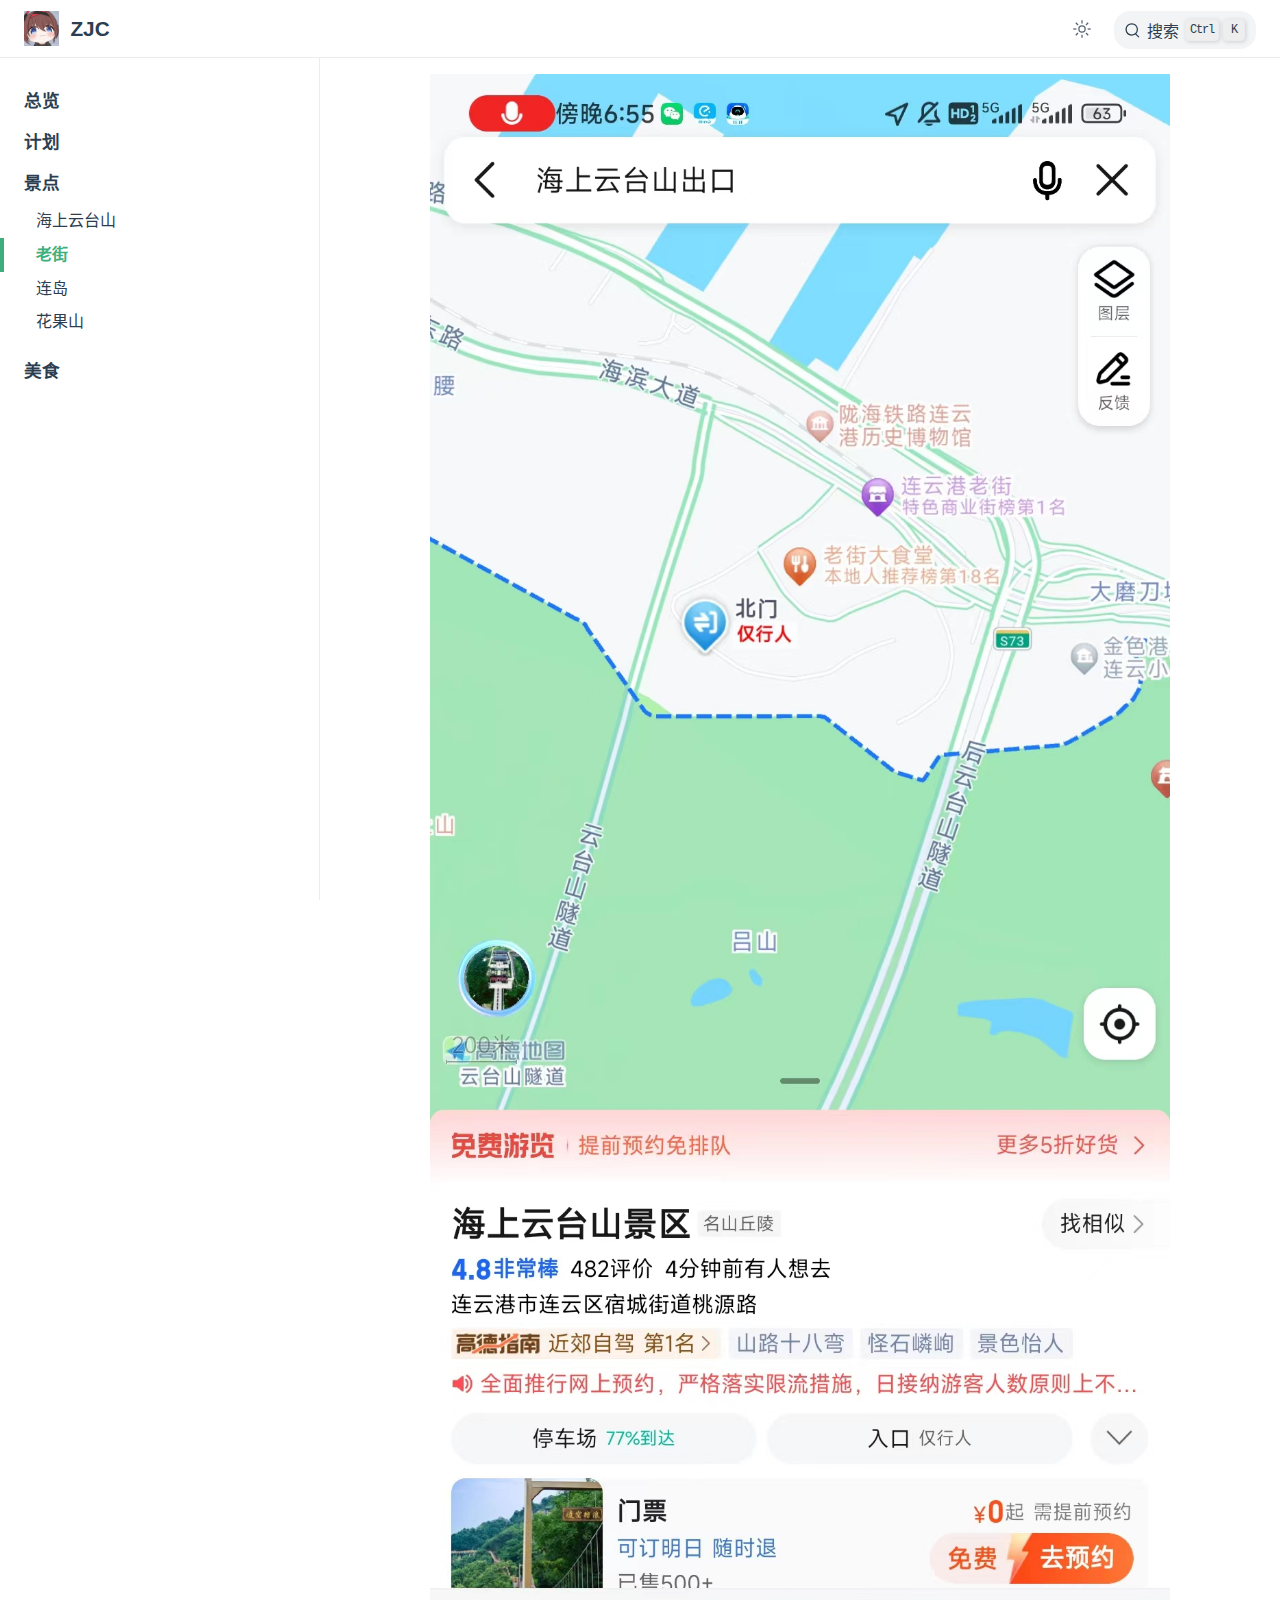
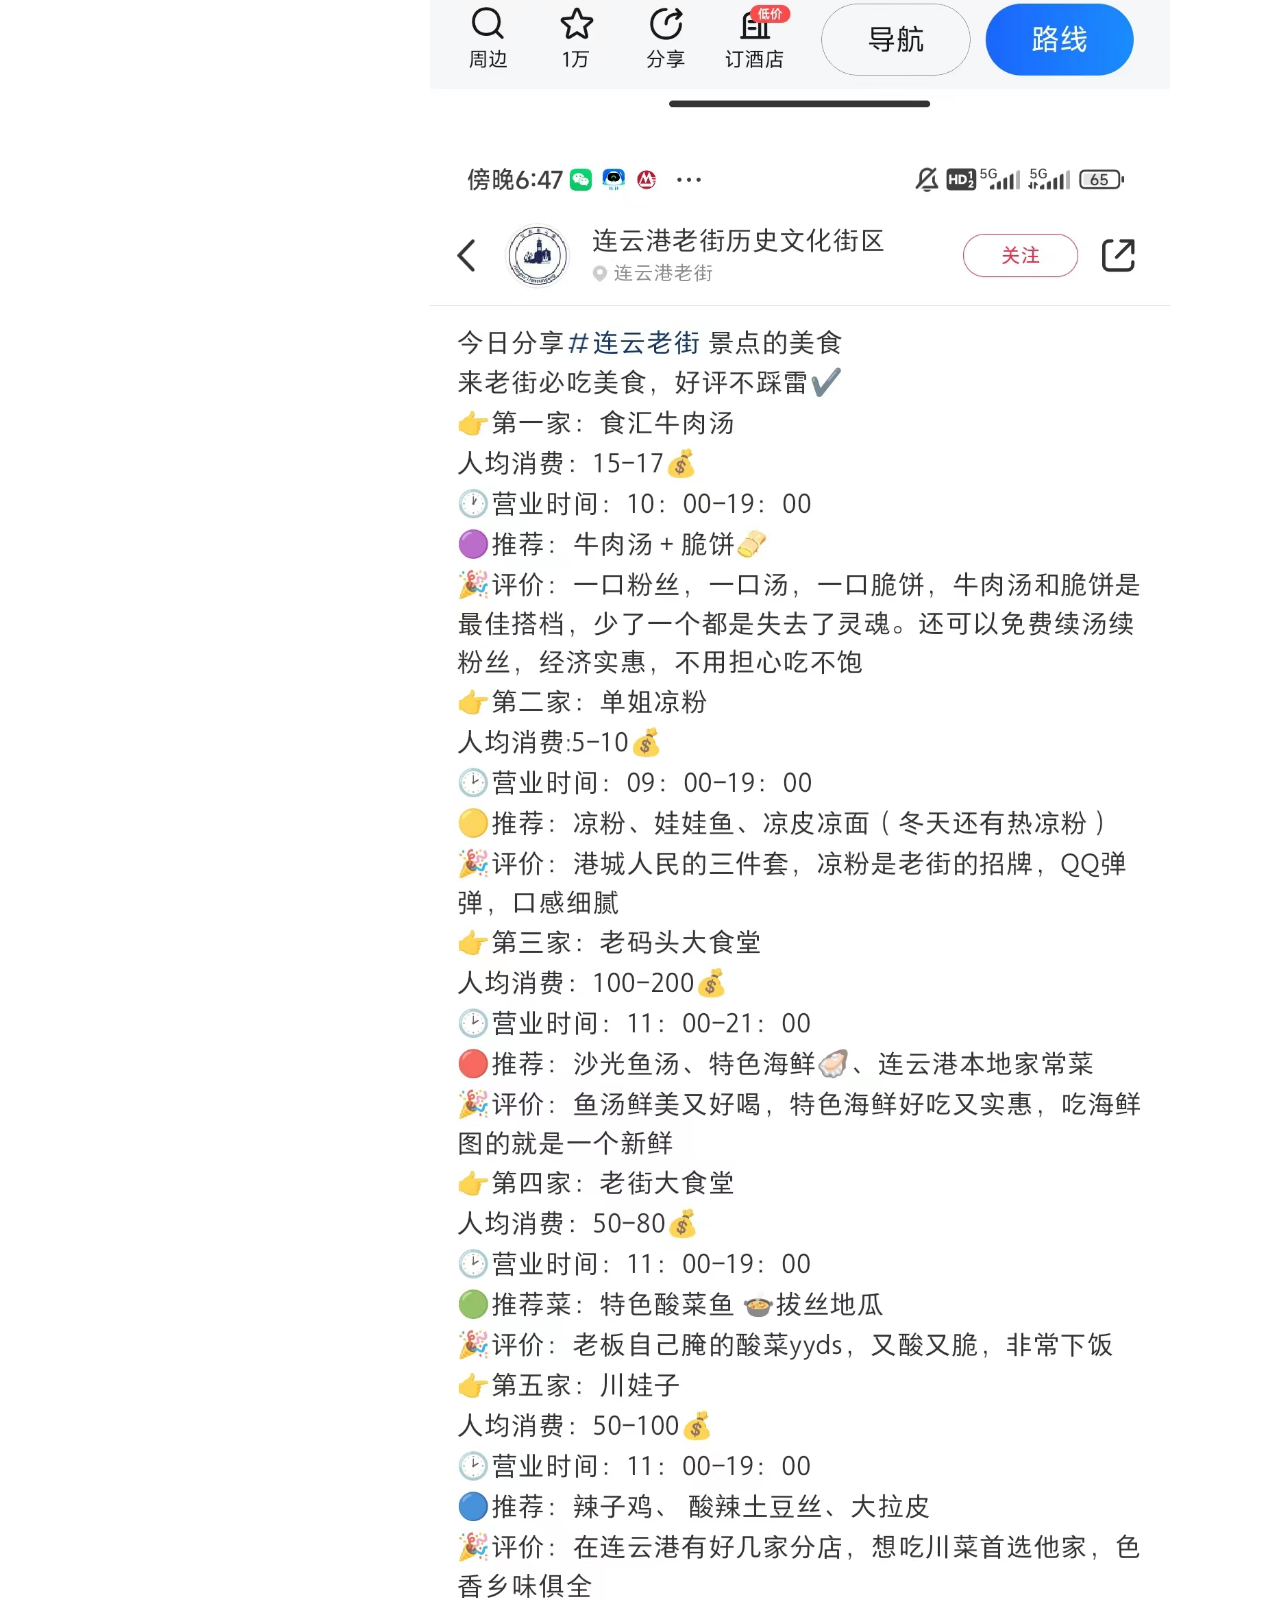
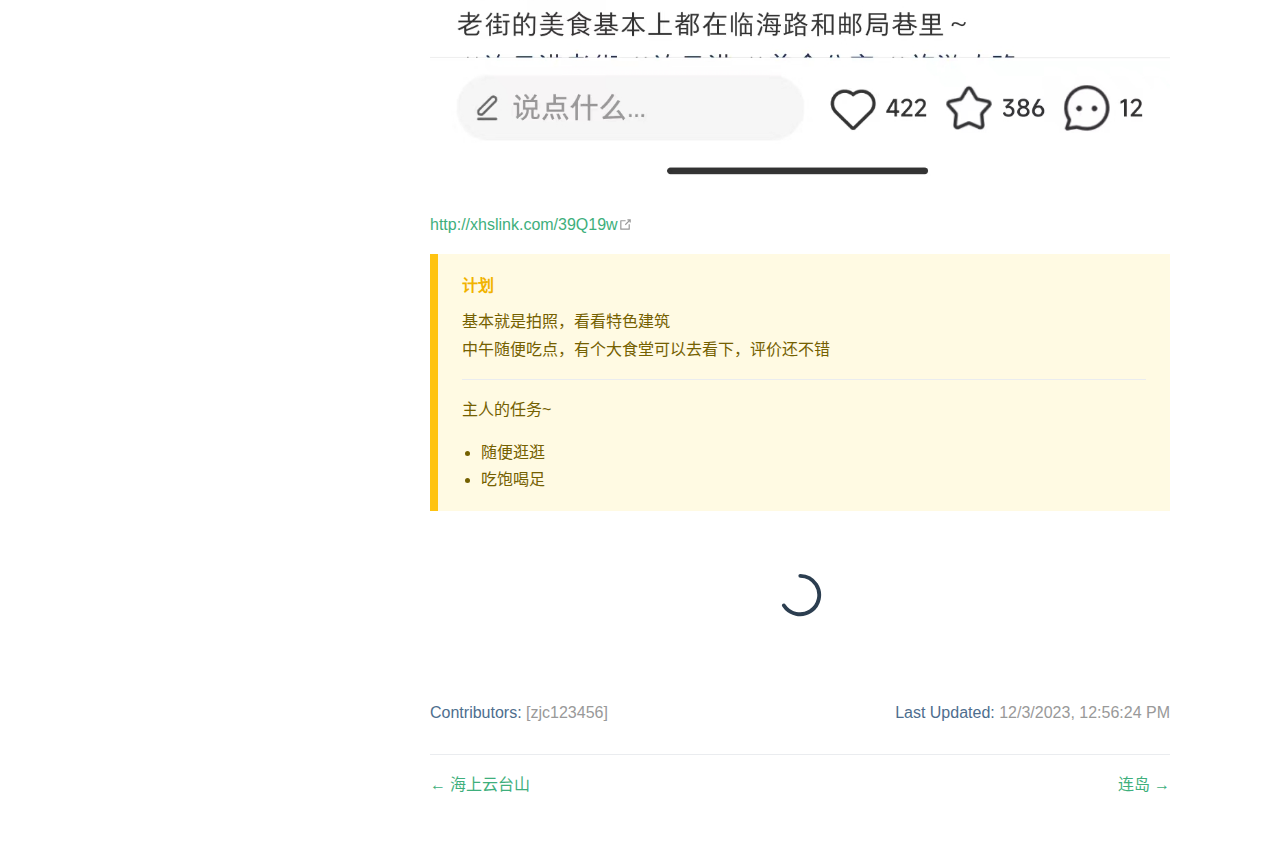
<file: scenic/lj/index.html>
<!DOCTYPE html>
<html lang="zh-CN">
  <head>
    <meta charset="utf-8">
    <meta name="viewport" content="width=device-width,initial-scale=1">
    <meta name="generator" content="VuePress 2.0.0-rc.0">
    <style>
      :root {
        --c-bg: #fff;
      }
      html.dark {
        --c-bg: #22272e;
      }
      html, body {
        background-color: var(--c-bg);
      }
    </style>
    <script>
      const userMode = localStorage.getItem('vuepress-color-scheme');
			const systemDarkMode = window.matchMedia && window.matchMedia('(prefers-color-scheme: dark)').matches;
			if (userMode === 'dark' || (userMode !== 'light' && systemDarkMode)) {
				document.documentElement.classList.toggle('dark', true);
			}
    </script>
    <title>连岛 | ZJC</title><meta name="description" content="这是我的第一个 VuePress 站点">
    <link rel="preload" href="/assets/style-CTwBPRIi.css" as="style"><link rel="stylesheet" href="/assets/style-CTwBPRIi.css">
    <link rel="modulepreload" href="/assets/app-Og8nUgVw.js"><link rel="modulepreload" href="/assets/index.html-kVIOFVnz.js"><link rel="modulepreload" href="/assets/index.html-J0npEHO1.js">
    <link rel="prefetch" href="/assets/index.html-zAMjb3La.js" as="script"><link rel="prefetch" href="/assets/index.html-Q4cKrzGW.js" as="script"><link rel="prefetch" href="/assets/README copy.html-D030O_ZG.js" as="script"><link rel="prefetch" href="/assets/index.html-KPbQFbk3.js" as="script"><link rel="prefetch" href="/assets/index.html-TCH74RNO.js" as="script"><link rel="prefetch" href="/assets/index.html-kxb3Srgu.js" as="script"><link rel="prefetch" href="/assets/index.html-1BKlzsxn.js" as="script"><link rel="prefetch" href="/assets/index.html-vk5Pq0rG.js" as="script"><link rel="prefetch" href="/assets/404.html-_66Di_BG.js" as="script"><link rel="prefetch" href="/assets/index.html-PS7mjaeO.js" as="script"><link rel="prefetch" href="/assets/index.html-YcXJCFDz.js" as="script"><link rel="prefetch" href="/assets/README copy.html--Hkemaji.js" as="script"><link rel="prefetch" href="/assets/index.html-drDjDxq6.js" as="script"><link rel="prefetch" href="/assets/index.html-m6M6z8j2.js" as="script"><link rel="prefetch" href="/assets/index.html-xZQyYdGX.js" as="script"><link rel="prefetch" href="/assets/index.html-equmCFHL.js" as="script"><link rel="prefetch" href="/assets/index.html-CIK9Ruqc.js" as="script"><link rel="prefetch" href="/assets/404.html-nCQcXfFa.js" as="script"><link rel="prefetch" href="/assets/SearchResult-RLdxi6tf.js" as="script">
  </head>
  <body>
    <div id="app"><!--[--><div class="theme-container"><!--[--><header class="navbar"><div class="toggle-sidebar-button" title="toggle sidebar" aria-expanded="false" role="button" tabindex="0"><div class="icon" aria-hidden="true"><span></span><span></span><span></span></div></div><span><a href="/" class=""><img class="logo" src="/main.jpg" alt="ZJC"><span class="site-name can-hide">ZJC</span></a></span><div class="navbar-items-wrapper" style=""><!--[--><!--]--><!----><!--[--><!--]--><button class="toggle-color-mode-button" title="toggle color mode"><svg style="" class="icon" focusable="false" viewBox="0 0 32 32"><path d="M16 12.005a4 4 0 1 1-4 4a4.005 4.005 0 0 1 4-4m0-2a6 6 0 1 0 6 6a6 6 0 0 0-6-6z" fill="currentColor"></path><path d="M5.394 6.813l1.414-1.415l3.506 3.506L8.9 10.318z" fill="currentColor"></path><path d="M2 15.005h5v2H2z" fill="currentColor"></path><path d="M5.394 25.197L8.9 21.691l1.414 1.415l-3.506 3.505z" fill="currentColor"></path><path d="M15 25.005h2v5h-2z" fill="currentColor"></path><path d="M21.687 23.106l1.414-1.415l3.506 3.506l-1.414 1.414z" fill="currentColor"></path><path d="M25 15.005h5v2h-5z" fill="currentColor"></path><path d="M21.687 8.904l3.506-3.506l1.414 1.415l-3.506 3.505z" fill="currentColor"></path><path d="M15 2.005h2v5h-2z" fill="currentColor"></path></svg><svg style="display:none;" class="icon" focusable="false" viewBox="0 0 32 32"><path d="M13.502 5.414a15.075 15.075 0 0 0 11.594 18.194a11.113 11.113 0 0 1-7.975 3.39c-.138 0-.278.005-.418 0a11.094 11.094 0 0 1-3.2-21.584M14.98 3a1.002 1.002 0 0 0-.175.016a13.096 13.096 0 0 0 1.825 25.981c.164.006.328 0 .49 0a13.072 13.072 0 0 0 10.703-5.555a1.01 1.01 0 0 0-.783-1.565A13.08 13.08 0 0 1 15.89 4.38A1.015 1.015 0 0 0 14.98 3z" fill="currentColor"></path></svg></button><!--[--><button type="button" class="search-pro-button" role="search" aria-label="搜索"><svg xmlns="http://www.w3.org/2000/svg" class="icon search-icon" viewBox="0 0 1024 1024" fill="currentColor" aria-label="search icon"><path d="M192 480a256 256 0 1 1 512 0 256 256 0 0 1-512 0m631.776 362.496-143.2-143.168A318.464 318.464 0 0 0 768 480c0-176.736-143.264-320-320-320S128 303.264 128 480s143.264 320 320 320a318.016 318.016 0 0 0 184.16-58.592l146.336 146.368c12.512 12.48 32.768 12.48 45.28 0 12.48-12.512 12.48-32.768 0-45.28"></path></svg><div class="search-pro-placeholder">搜索</div><div class="search-pro-key-hints"><kbd class="search-pro-key">Ctrl</kbd><kbd class="search-pro-key">K</kbd></div></button><!--]--></div></header><!--]--><div class="sidebar-mask"></div><!--[--><aside class="sidebar"><!----><!--[--><!--]--><ul class="sidebar-items"><!--[--><li><a href="/guide/" class="sidebar-item sidebar-heading" aria-label="总览"><!--[--><!--]--> 总览 <!--[--><!--]--></a><!----></li><li><a href="/plan/" class="sidebar-item sidebar-heading" aria-label="计划"><!--[--><!--]--> 计划 <!--[--><!--]--></a><!----></li><li><p tabindex="0" class="sidebar-item sidebar-heading active">景点 <!----></p><ul style="" class="sidebar-item-children"><!--[--><li><a href="/scenic/yts/" class="sidebar-item" aria-label="海上云台山"><!--[--><!--]--> 海上云台山 <!--[--><!--]--></a><!----></li><li><a aria-current="page" href="/scenic/lj/" class="router-link-active router-link-exact-active router-link-active sidebar-item active" aria-label="老街"><!--[--><!--]--> 老街 <!--[--><!--]--></a><!----></li><li><a href="/scenic/ld/" class="sidebar-item" aria-label="连岛"><!--[--><!--]--> 连岛 <!--[--><!--]--></a><!----></li><li><a href="/scenic/hgs/" class="sidebar-item" aria-label="花果山"><!--[--><!--]--> 花果山 <!--[--><!--]--></a><!----></li><!--]--></ul></li><li><a href="/food/" class="sidebar-item sidebar-heading" aria-label="美食"><!--[--><!--]--> 美食 <!--[--><!--]--></a><!----></li><!--]--></ul><!--[--><!--]--></aside><!--]--><!--[--><main class="page"><!--[--><!--]--><div class="theme-default-content"><!--[--><!--]--><div><p><img src="/assets/1-IQSKmb0t.jpg" alt="导览图" title="导览图"></p><p><img src="/assets/2-FTKMR_pn.jpg" alt="导览图" title="导览图"></p><p><a href="http://xhslink.com/39Q19w" target="_blank" rel="noopener noreferrer">http://xhslink.com/39Q19w<span><svg class="external-link-icon" xmlns="http://www.w3.org/2000/svg" aria-hidden="true" focusable="false" x="0px" y="0px" viewBox="0 0 100 100" width="15" height="15"><path fill="currentColor" d="M18.8,85.1h56l0,0c2.2,0,4-1.8,4-4v-32h-8v28h-48v-48h28v-8h-32l0,0c-2.2,0-4,1.8-4,4v56C14.8,83.3,16.6,85.1,18.8,85.1z"></path><polygon fill="currentColor" points="45.7,48.7 51.3,54.3 77.2,28.5 77.2,37.2 85.2,37.2 85.2,14.9 62.8,14.9 62.8,22.9 71.5,22.9"></polygon></svg><span class="external-link-icon-sr-only">open in new window</span></span></a></p><div class="custom-container warning"><p class="custom-container-title">计划</p><p>基本就是拍照，看看特色建筑<br> 中午随便吃点，有个大食堂可以去看下，评价还不错</p><hr><p>主人的任务~</p><ul><li>随便逛逛</li><li>吃饱喝足</li></ul></div><!--[--><div class="bilibili-desc"><a class="sr-only" href="https://player.bilibili.com/player.html?bvid=BV1MH4y1d7jT&amp;t=0&amp;autoplay=0">A BiliBili video</a></div><iframe src="https://player.bilibili.com/player.html?bvid=BV1MH4y1d7jT&amp;t=0&amp;autoplay=0" title="A BiliBili video" class="bilibili-iframe" allow="accelerometer; autoplay; clipboard-write; encrypted-media; fullscreen; gyroscope; picture-in-picture" style="width:100%;height:0;"></iframe><div class="loading-icon-wrapper" style="display:flex;align-items:center;justify-content:center;height:96px"><svg xmlns="http://www.w3.org/2000/svg" width="48" height="48" preserveAspectRatio="xMidYMid" viewBox="25 25 50 50"><animateTransform attributeName="transform" type="rotate" dur="2s" keyTimes="0;1" repeatCount="indefinite" values="0;360"></animateTransform><circle cx="50" cy="50" r="20" fill="none" stroke="currentColor" stroke-width="4" stroke-linecap="round"><animate attributeName="stroke-dasharray" dur="1.5s" keyTimes="0;0.5;1" repeatCount="indefinite" values="1,200;90,200;1,200"></animate><animate attributeName="stroke-dashoffset" dur="1.5s" keyTimes="0;0.5;1" repeatCount="indefinite" values="0;-35px;-125px"></animate></circle></svg></div><!--]--></div><!--[--><!--]--></div><footer class="page-meta"><!----><div class="meta-item last-updated"><span class="meta-item-label">Last Updated: </span><!----></div><div class="meta-item contributors"><span class="meta-item-label">Contributors: </span><span class="meta-item-info"><!--[--><!--[--><span class="contributor" title="email: [zjc]">[zjc123456]</span><!----><!--]--><!--]--></span></div></footer><nav class="page-nav"><p class="inner"><span class="prev"><a href="/scenic/yts/" class="" aria-label="海上云台山"><!--[--><!--]--> 海上云台山 <!--[--><!--]--></a></span><span class="next"><a href="/scenic/ld/" class="" aria-label="连岛"><!--[--><!--]--> 连岛 <!--[--><!--]--></a></span></p></nav><!--[--><!--]--></main><!--]--></div><!----><!----><!--]--></div>
    <script type="module" src="/assets/app-Og8nUgVw.js" defer></script>
  </body>
</html>
</file>
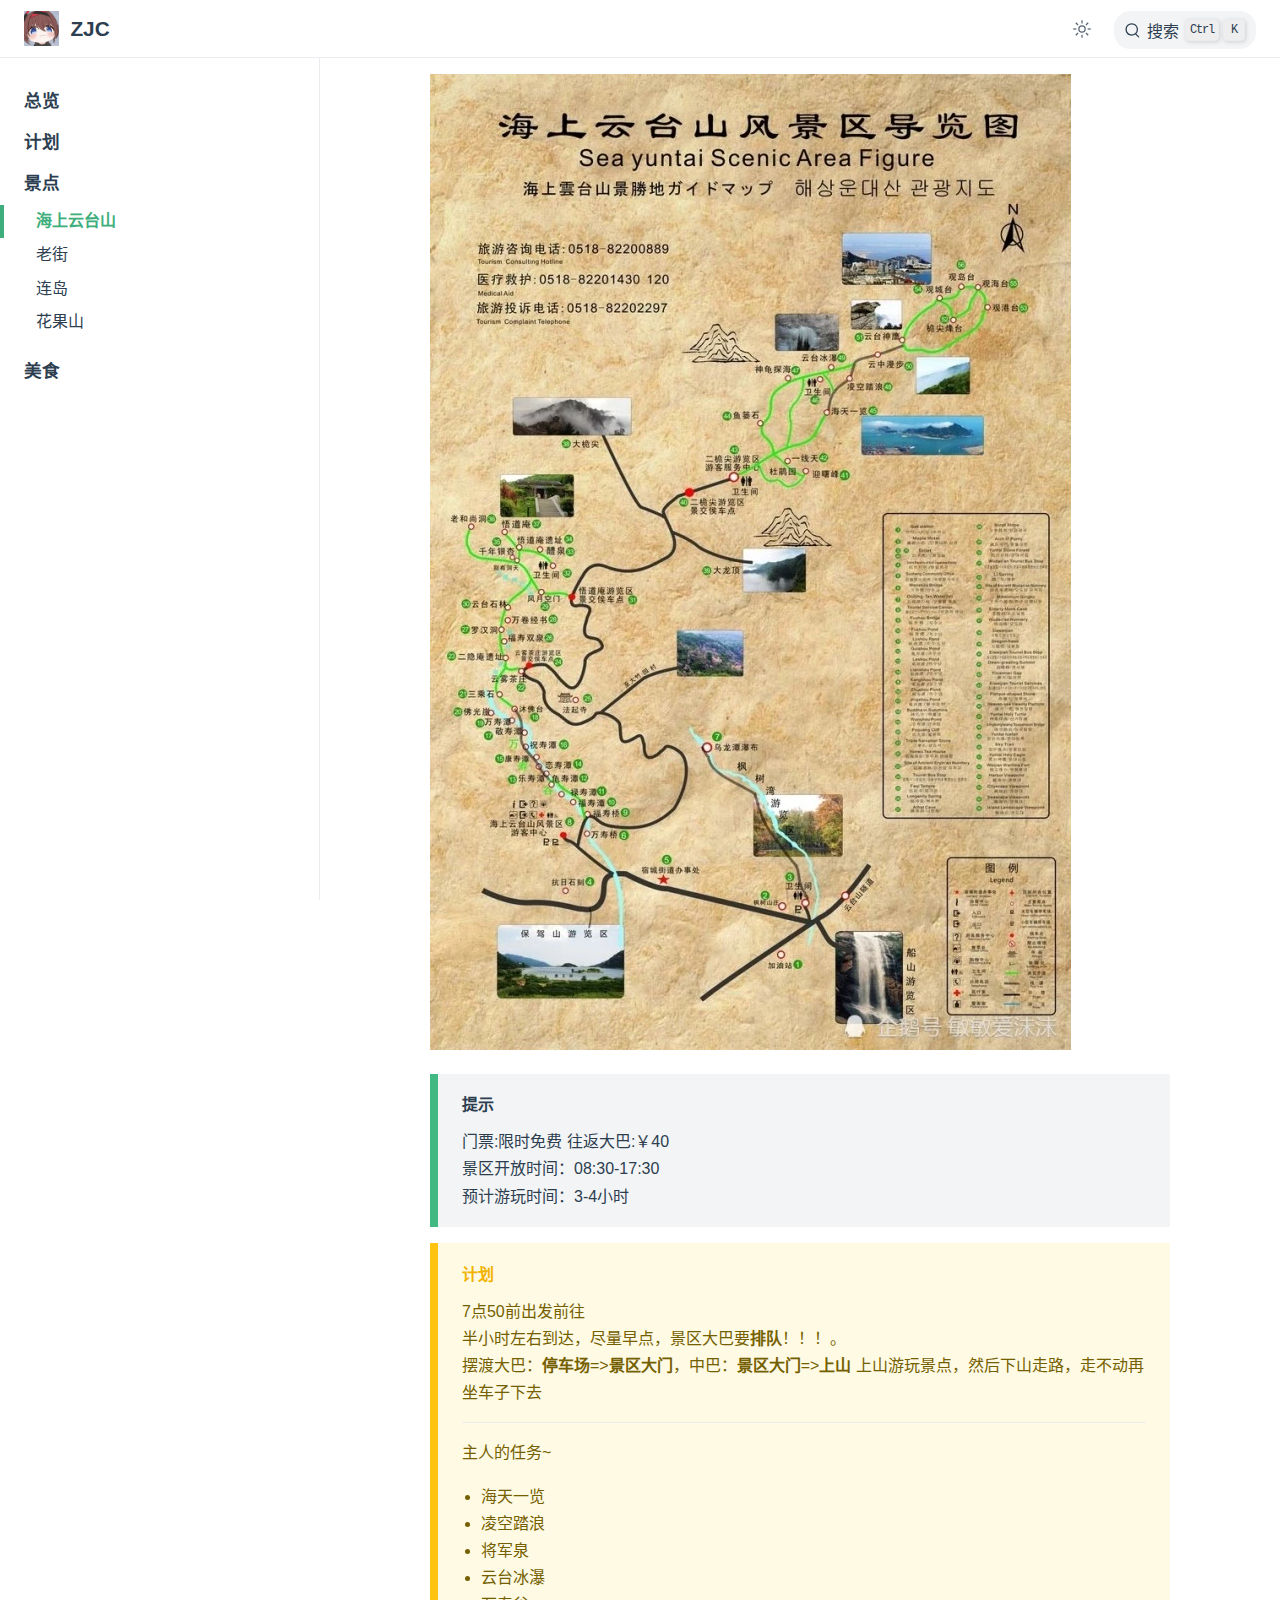
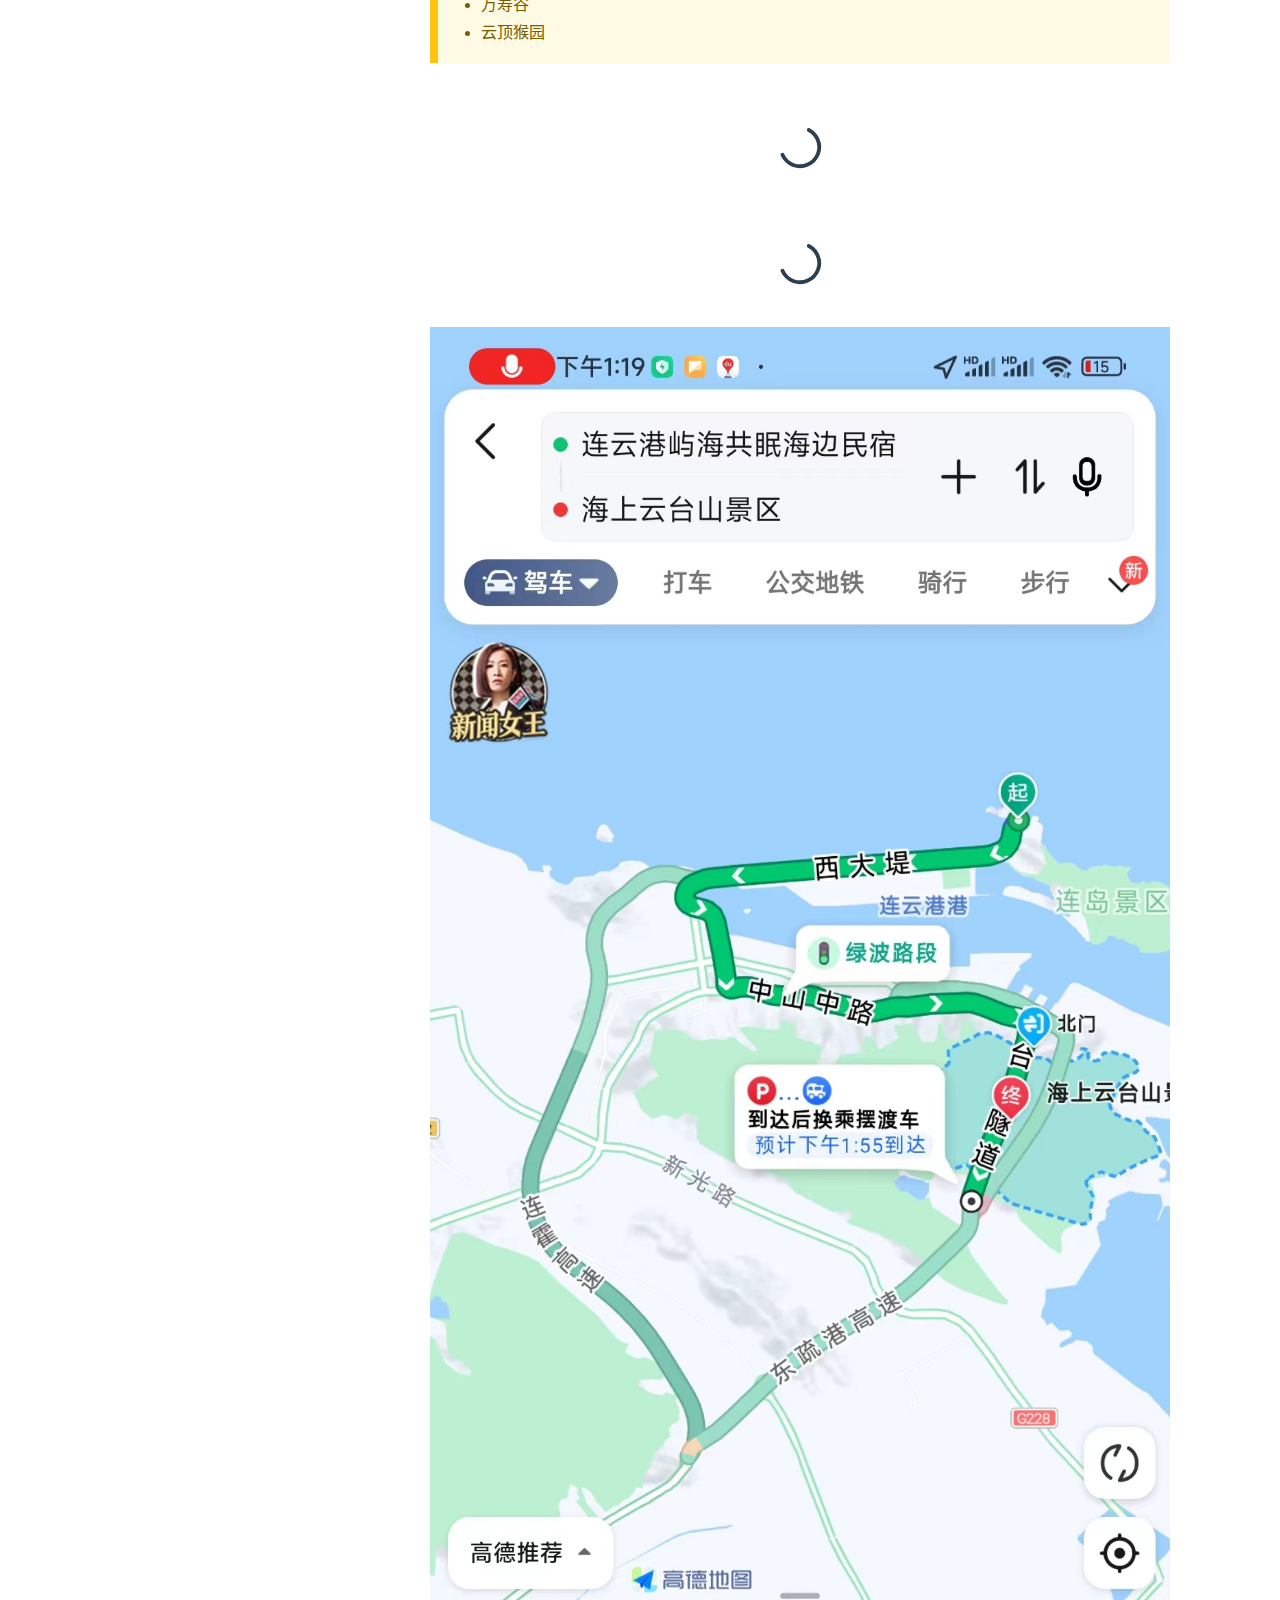
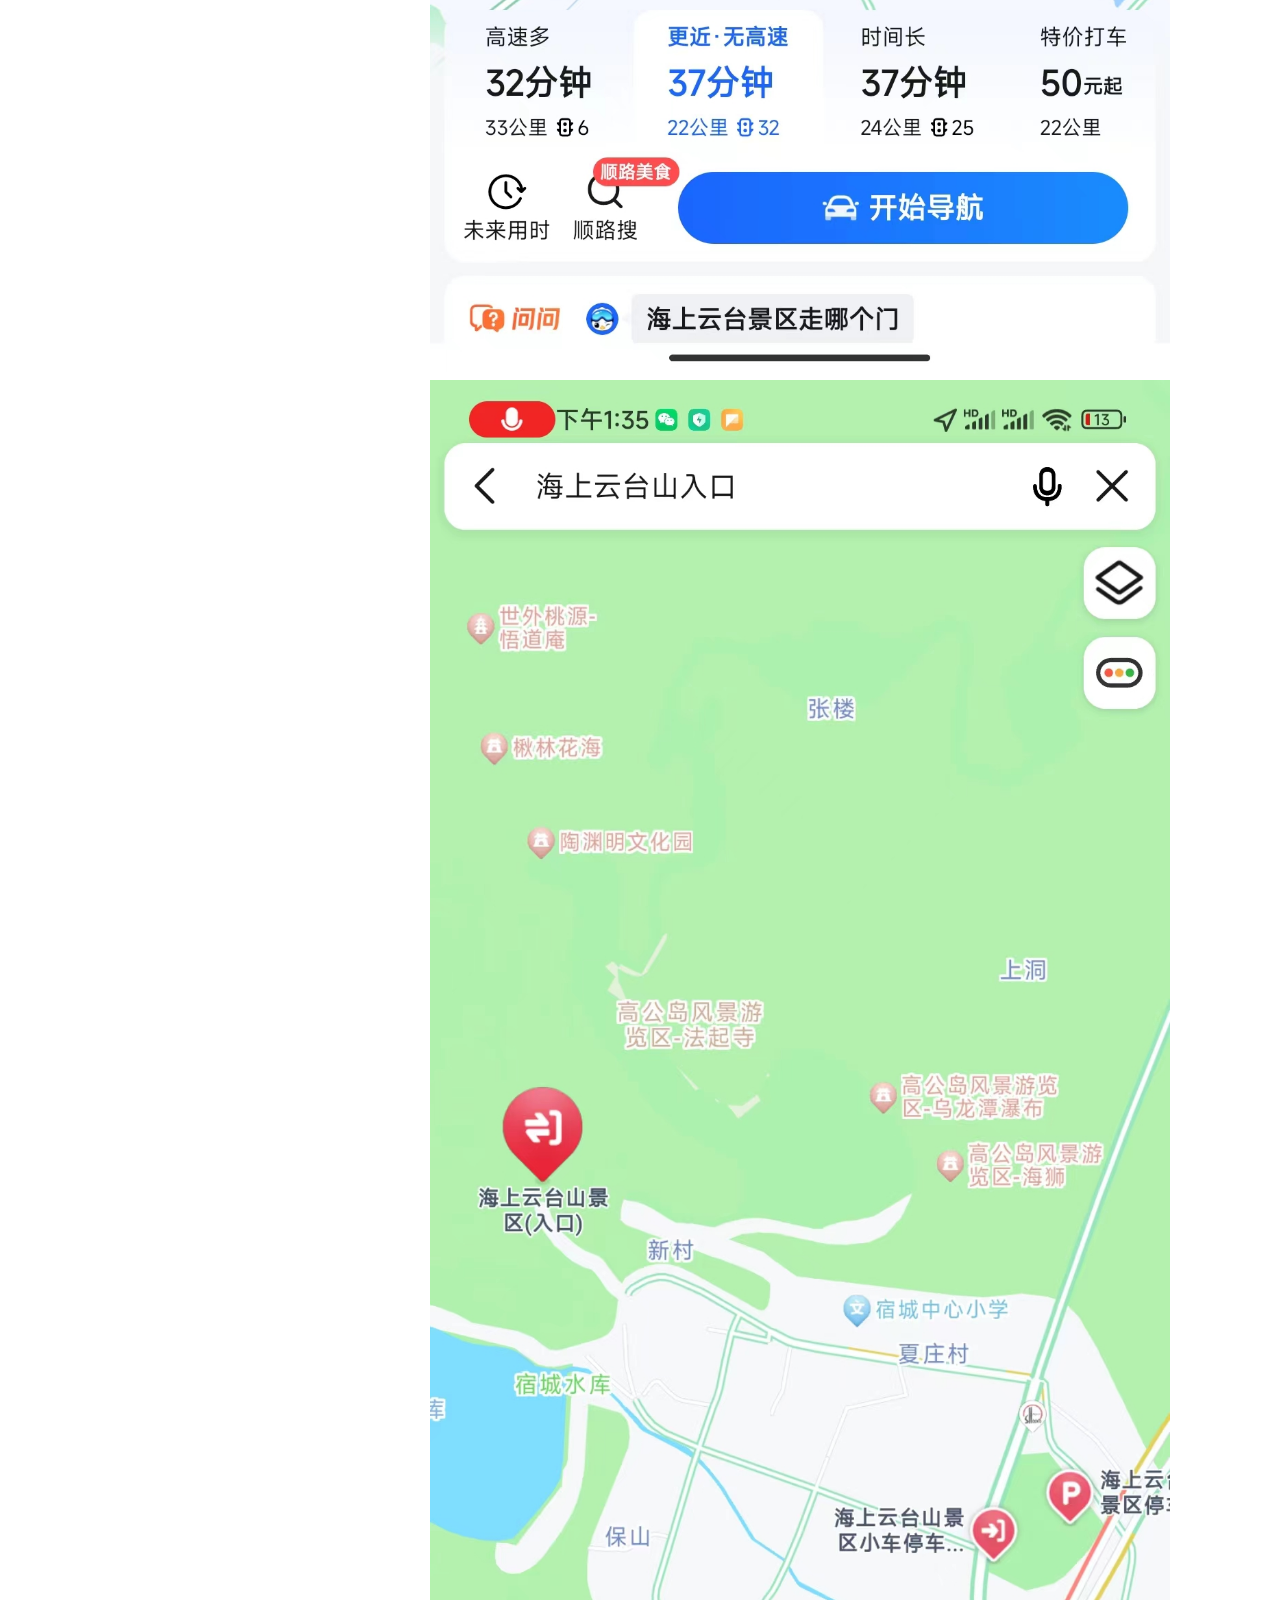
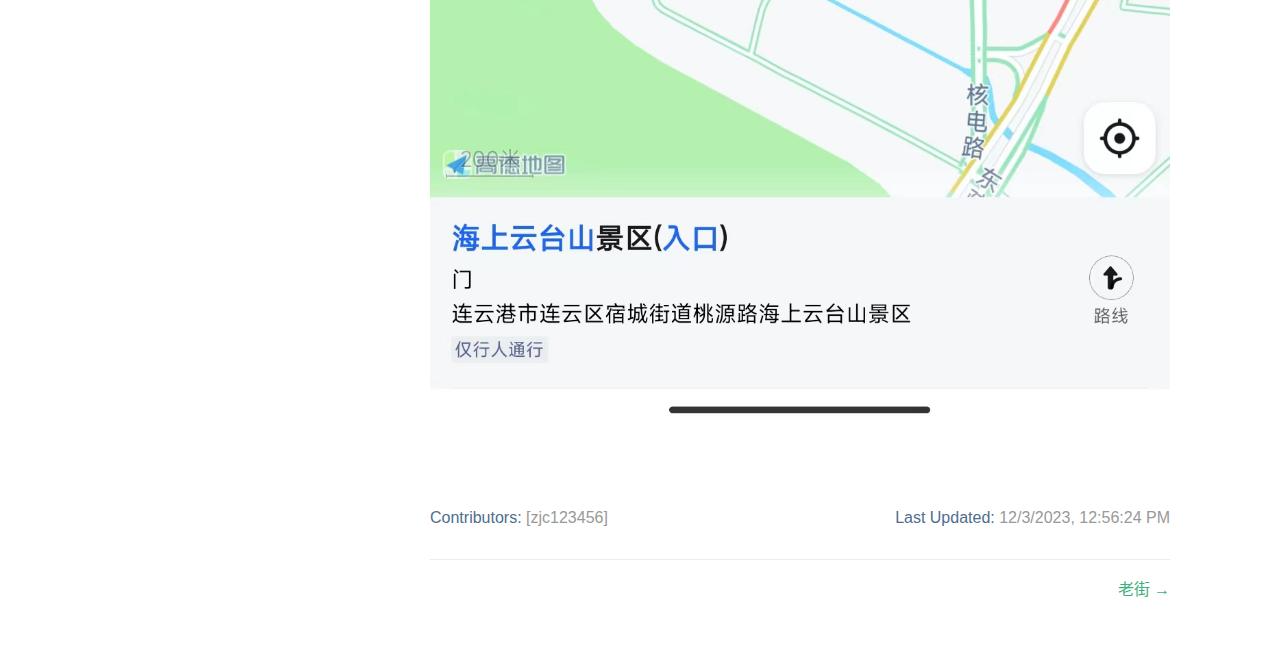
<file: scenic/yts/index.html>
<!DOCTYPE html>
<html lang="zh-CN">
  <head>
    <meta charset="utf-8">
    <meta name="viewport" content="width=device-width,initial-scale=1">
    <meta name="generator" content="VuePress 2.0.0-rc.0">
    <style>
      :root {
        --c-bg: #fff;
      }
      html.dark {
        --c-bg: #22272e;
      }
      html, body {
        background-color: var(--c-bg);
      }
    </style>
    <script>
      const userMode = localStorage.getItem('vuepress-color-scheme');
			const systemDarkMode = window.matchMedia && window.matchMedia('(prefers-color-scheme: dark)').matches;
			if (userMode === 'dark' || (userMode !== 'light' && systemDarkMode)) {
				document.documentElement.classList.toggle('dark', true);
			}
    </script>
    <title>海上云台山 | ZJC</title><meta name="description" content="这是我的第一个 VuePress 站点">
    <link rel="preload" href="/assets/style-CTwBPRIi.css" as="style"><link rel="stylesheet" href="/assets/style-CTwBPRIi.css">
    <link rel="modulepreload" href="/assets/app-Og8nUgVw.js"><link rel="modulepreload" href="/assets/index.html-CIK9Ruqc.js"><link rel="modulepreload" href="/assets/index.html-vk5Pq0rG.js">
    <link rel="prefetch" href="/assets/index.html-zAMjb3La.js" as="script"><link rel="prefetch" href="/assets/index.html-Q4cKrzGW.js" as="script"><link rel="prefetch" href="/assets/README copy.html-D030O_ZG.js" as="script"><link rel="prefetch" href="/assets/index.html-KPbQFbk3.js" as="script"><link rel="prefetch" href="/assets/index.html-TCH74RNO.js" as="script"><link rel="prefetch" href="/assets/index.html-kxb3Srgu.js" as="script"><link rel="prefetch" href="/assets/index.html-1BKlzsxn.js" as="script"><link rel="prefetch" href="/assets/index.html-kVIOFVnz.js" as="script"><link rel="prefetch" href="/assets/404.html-_66Di_BG.js" as="script"><link rel="prefetch" href="/assets/index.html-PS7mjaeO.js" as="script"><link rel="prefetch" href="/assets/index.html-YcXJCFDz.js" as="script"><link rel="prefetch" href="/assets/README copy.html--Hkemaji.js" as="script"><link rel="prefetch" href="/assets/index.html-drDjDxq6.js" as="script"><link rel="prefetch" href="/assets/index.html-m6M6z8j2.js" as="script"><link rel="prefetch" href="/assets/index.html-xZQyYdGX.js" as="script"><link rel="prefetch" href="/assets/index.html-equmCFHL.js" as="script"><link rel="prefetch" href="/assets/index.html-J0npEHO1.js" as="script"><link rel="prefetch" href="/assets/404.html-nCQcXfFa.js" as="script"><link rel="prefetch" href="/assets/SearchResult-RLdxi6tf.js" as="script">
  </head>
  <body>
    <div id="app"><!--[--><div class="theme-container"><!--[--><header class="navbar"><div class="toggle-sidebar-button" title="toggle sidebar" aria-expanded="false" role="button" tabindex="0"><div class="icon" aria-hidden="true"><span></span><span></span><span></span></div></div><span><a href="/" class=""><img class="logo" src="/main.jpg" alt="ZJC"><span class="site-name can-hide">ZJC</span></a></span><div class="navbar-items-wrapper" style=""><!--[--><!--]--><!----><!--[--><!--]--><button class="toggle-color-mode-button" title="toggle color mode"><svg style="" class="icon" focusable="false" viewBox="0 0 32 32"><path d="M16 12.005a4 4 0 1 1-4 4a4.005 4.005 0 0 1 4-4m0-2a6 6 0 1 0 6 6a6 6 0 0 0-6-6z" fill="currentColor"></path><path d="M5.394 6.813l1.414-1.415l3.506 3.506L8.9 10.318z" fill="currentColor"></path><path d="M2 15.005h5v2H2z" fill="currentColor"></path><path d="M5.394 25.197L8.9 21.691l1.414 1.415l-3.506 3.505z" fill="currentColor"></path><path d="M15 25.005h2v5h-2z" fill="currentColor"></path><path d="M21.687 23.106l1.414-1.415l3.506 3.506l-1.414 1.414z" fill="currentColor"></path><path d="M25 15.005h5v2h-5z" fill="currentColor"></path><path d="M21.687 8.904l3.506-3.506l1.414 1.415l-3.506 3.505z" fill="currentColor"></path><path d="M15 2.005h2v5h-2z" fill="currentColor"></path></svg><svg style="display:none;" class="icon" focusable="false" viewBox="0 0 32 32"><path d="M13.502 5.414a15.075 15.075 0 0 0 11.594 18.194a11.113 11.113 0 0 1-7.975 3.39c-.138 0-.278.005-.418 0a11.094 11.094 0 0 1-3.2-21.584M14.98 3a1.002 1.002 0 0 0-.175.016a13.096 13.096 0 0 0 1.825 25.981c.164.006.328 0 .49 0a13.072 13.072 0 0 0 10.703-5.555a1.01 1.01 0 0 0-.783-1.565A13.08 13.08 0 0 1 15.89 4.38A1.015 1.015 0 0 0 14.98 3z" fill="currentColor"></path></svg></button><!--[--><button type="button" class="search-pro-button" role="search" aria-label="搜索"><svg xmlns="http://www.w3.org/2000/svg" class="icon search-icon" viewBox="0 0 1024 1024" fill="currentColor" aria-label="search icon"><path d="M192 480a256 256 0 1 1 512 0 256 256 0 0 1-512 0m631.776 362.496-143.2-143.168A318.464 318.464 0 0 0 768 480c0-176.736-143.264-320-320-320S128 303.264 128 480s143.264 320 320 320a318.016 318.016 0 0 0 184.16-58.592l146.336 146.368c12.512 12.48 32.768 12.48 45.28 0 12.48-12.512 12.48-32.768 0-45.28"></path></svg><div class="search-pro-placeholder">搜索</div><div class="search-pro-key-hints"><kbd class="search-pro-key">Ctrl</kbd><kbd class="search-pro-key">K</kbd></div></button><!--]--></div></header><!--]--><div class="sidebar-mask"></div><!--[--><aside class="sidebar"><!----><!--[--><!--]--><ul class="sidebar-items"><!--[--><li><a href="/guide/" class="sidebar-item sidebar-heading" aria-label="总览"><!--[--><!--]--> 总览 <!--[--><!--]--></a><!----></li><li><a href="/plan/" class="sidebar-item sidebar-heading" aria-label="计划"><!--[--><!--]--> 计划 <!--[--><!--]--></a><!----></li><li><p tabindex="0" class="sidebar-item sidebar-heading active">景点 <!----></p><ul style="" class="sidebar-item-children"><!--[--><li><a aria-current="page" href="/scenic/yts/" class="router-link-active router-link-exact-active router-link-active sidebar-item active" aria-label="海上云台山"><!--[--><!--]--> 海上云台山 <!--[--><!--]--></a><!----></li><li><a href="/scenic/lj/" class="sidebar-item" aria-label="老街"><!--[--><!--]--> 老街 <!--[--><!--]--></a><!----></li><li><a href="/scenic/ld/" class="sidebar-item" aria-label="连岛"><!--[--><!--]--> 连岛 <!--[--><!--]--></a><!----></li><li><a href="/scenic/hgs/" class="sidebar-item" aria-label="花果山"><!--[--><!--]--> 花果山 <!--[--><!--]--></a><!----></li><!--]--></ul></li><li><a href="/food/" class="sidebar-item sidebar-heading" aria-label="美食"><!--[--><!--]--> 美食 <!--[--><!--]--></a><!----></li><!--]--></ul><!--[--><!--]--></aside><!--]--><!--[--><main class="page"><!--[--><!--]--><div class="theme-default-content"><!--[--><!--]--><div><p><img src="/assets/1-tfDXHx65.jpg" alt="导览图" title="导览图"></p><div class="custom-container tip"><p class="custom-container-title">提示</p><p>门票:限时免费 往返大巴:￥40<br> 景区开放时间：08:30-17:30<br> 预计游玩时间：3-4小时</p></div><div class="custom-container warning"><p class="custom-container-title">计划</p><p>7点50前出发前往<br> 半小时左右到达，尽量早点，景区大巴要<strong>排队</strong>！！！。<br> 摆渡大巴：<strong>停车场</strong>=&gt;<strong>景区大门</strong>，中巴：<strong>景区大门</strong>=&gt;<strong>上山</strong> 上山游玩景点，然后下山走路，走不动再坐车子下去</p><hr><p>主人的任务~</p><ul><li>海天一览</li><li>凌空踏浪</li><li>将军泉</li><li>云台冰瀑</li><li>万寿谷</li><li>云顶猴园</li></ul></div><!--[--><div class="bilibili-desc"><a class="sr-only" href="https://player.bilibili.com/player.html?bvid=BV1dS4y1d7w9&amp;t=0&amp;autoplay=0">A BiliBili video</a></div><iframe src="https://player.bilibili.com/player.html?bvid=BV1dS4y1d7w9&amp;t=0&amp;autoplay=0" title="A BiliBili video" class="bilibili-iframe" allow="accelerometer; autoplay; clipboard-write; encrypted-media; fullscreen; gyroscope; picture-in-picture" style="width:100%;height:0;"></iframe><div class="loading-icon-wrapper" style="display:flex;align-items:center;justify-content:center;height:96px"><svg xmlns="http://www.w3.org/2000/svg" width="48" height="48" preserveAspectRatio="xMidYMid" viewBox="25 25 50 50"><animateTransform attributeName="transform" type="rotate" dur="2s" keyTimes="0;1" repeatCount="indefinite" values="0;360"></animateTransform><circle cx="50" cy="50" r="20" fill="none" stroke="currentColor" stroke-width="4" stroke-linecap="round"><animate attributeName="stroke-dasharray" dur="1.5s" keyTimes="0;0.5;1" repeatCount="indefinite" values="1,200;90,200;1,200"></animate><animate attributeName="stroke-dashoffset" dur="1.5s" keyTimes="0;0.5;1" repeatCount="indefinite" values="0;-35px;-125px"></animate></circle></svg></div><!--]--><!--[--><div class="bilibili-desc"><a class="sr-only" href="https://player.bilibili.com/player.html?bvid=BV12u411W7Mi&amp;t=0&amp;autoplay=0">A BiliBili video</a></div><iframe src="https://player.bilibili.com/player.html?bvid=BV12u411W7Mi&amp;t=0&amp;autoplay=0" title="A BiliBili video" class="bilibili-iframe" allow="accelerometer; autoplay; clipboard-write; encrypted-media; fullscreen; gyroscope; picture-in-picture" style="width:100%;height:0;"></iframe><div class="loading-icon-wrapper" style="display:flex;align-items:center;justify-content:center;height:96px"><svg xmlns="http://www.w3.org/2000/svg" width="48" height="48" preserveAspectRatio="xMidYMid" viewBox="25 25 50 50"><animateTransform attributeName="transform" type="rotate" dur="2s" keyTimes="0;1" repeatCount="indefinite" values="0;360"></animateTransform><circle cx="50" cy="50" r="20" fill="none" stroke="currentColor" stroke-width="4" stroke-linecap="round"><animate attributeName="stroke-dasharray" dur="1.5s" keyTimes="0;0.5;1" repeatCount="indefinite" values="1,200;90,200;1,200"></animate><animate attributeName="stroke-dashoffset" dur="1.5s" keyTimes="0;0.5;1" repeatCount="indefinite" values="0;-35px;-125px"></animate></circle></svg></div><!--]--><p><img src="/assets/2-2P4KuSVd.jpg" alt="导览图" title="导览图"><img src="/assets/3-wScpccq4.jpg" alt="导览图" title="导览图"></p></div><!--[--><!--]--></div><footer class="page-meta"><!----><div class="meta-item last-updated"><span class="meta-item-label">Last Updated: </span><!----></div><div class="meta-item contributors"><span class="meta-item-label">Contributors: </span><span class="meta-item-info"><!--[--><!--[--><span class="contributor" title="email: [zjc]">[zjc123456]</span><!----><!--]--><!--]--></span></div></footer><nav class="page-nav"><p class="inner"><!----><span class="next"><a href="/scenic/lj/" class="" aria-label="老街"><!--[--><!--]--> 老街 <!--[--><!--]--></a></span></p></nav><!--[--><!--]--></main><!--]--></div><!----><!----><!--]--></div>
    <script type="module" src="/assets/app-Og8nUgVw.js" defer></script>
  </body>
</html>
</file>
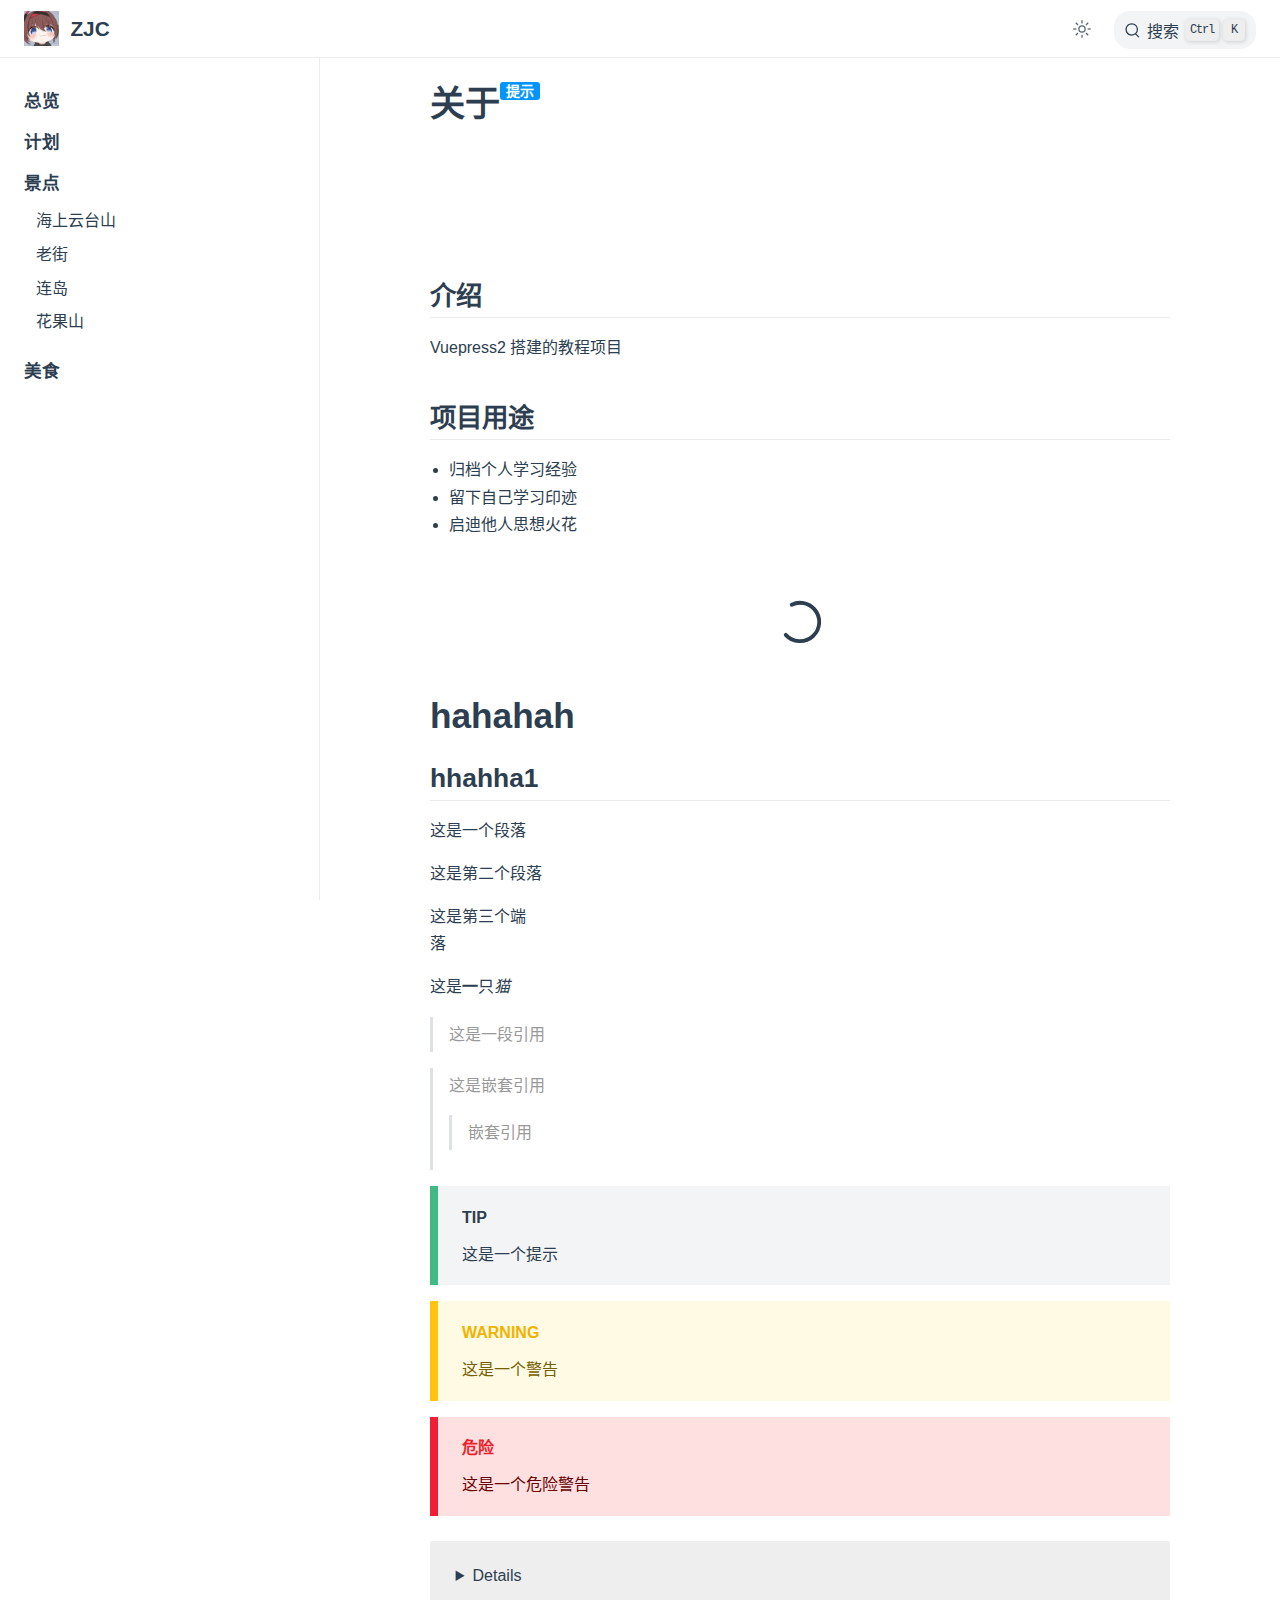
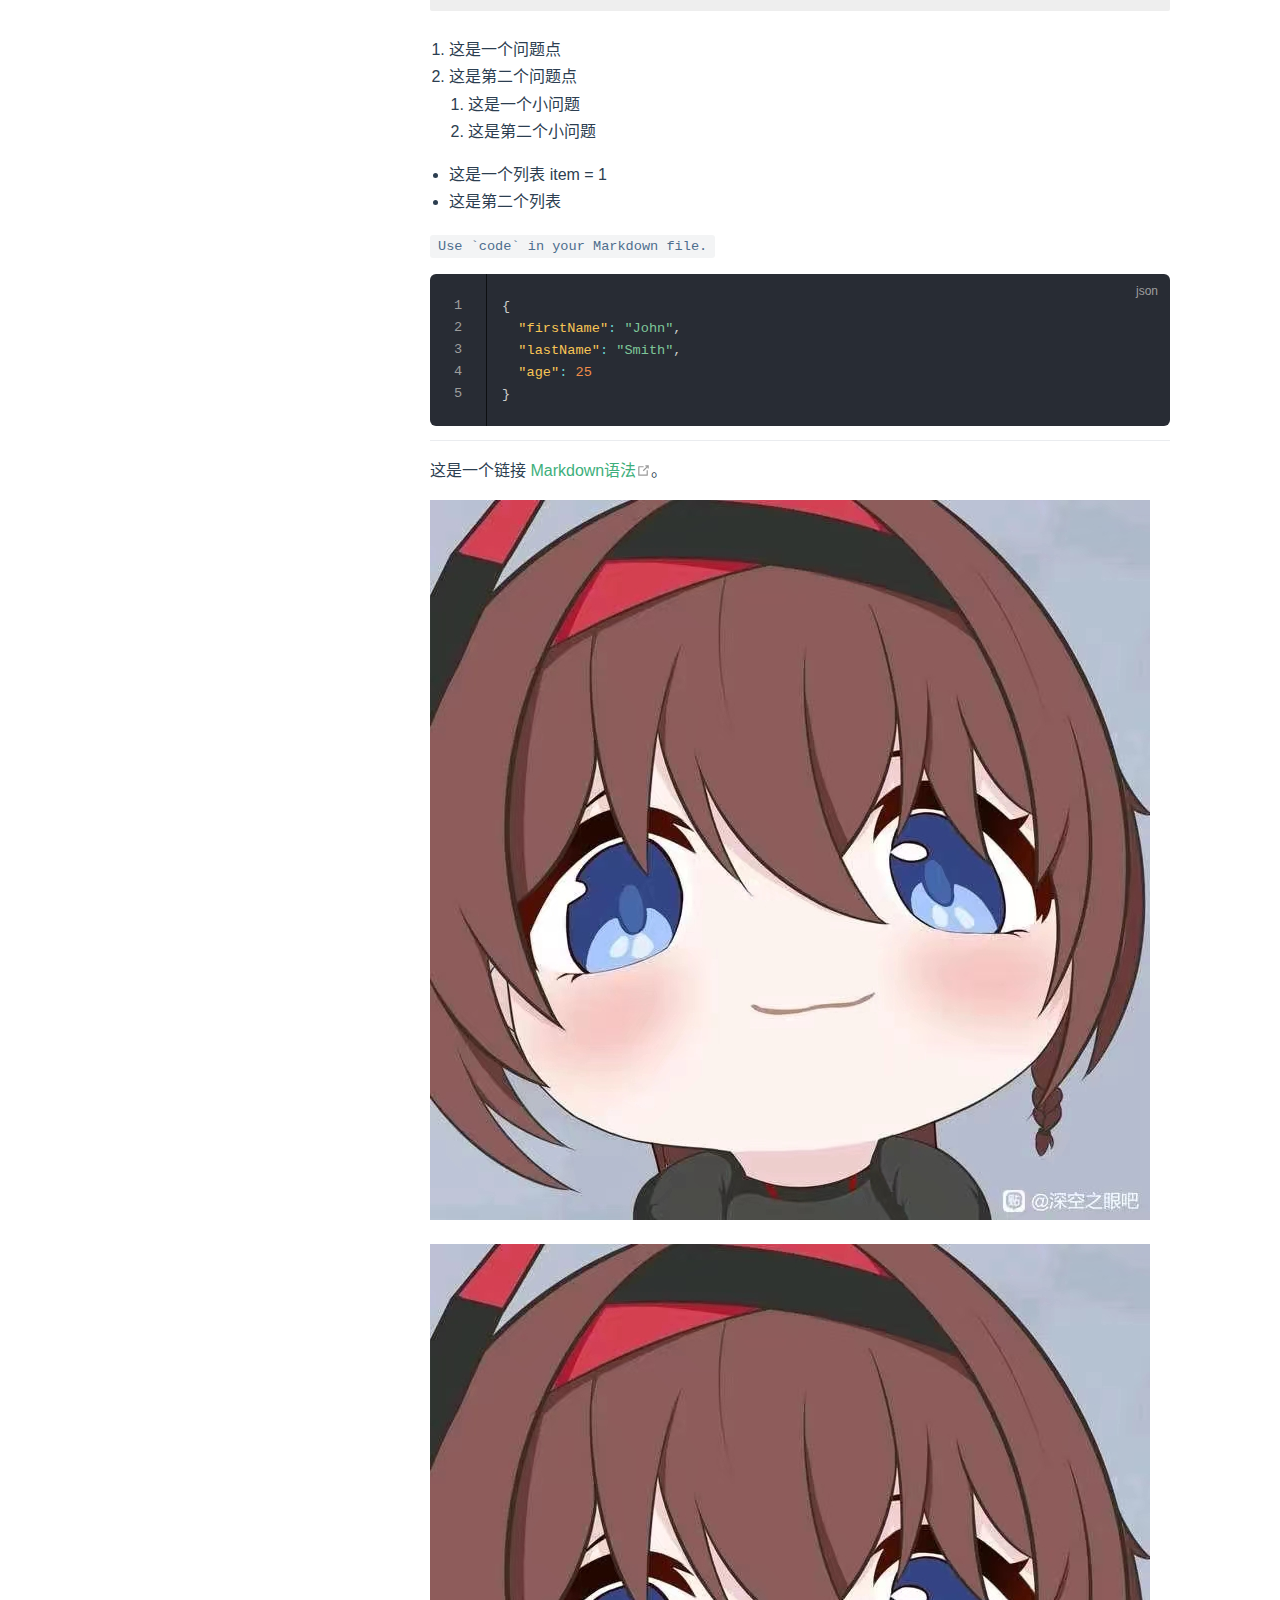
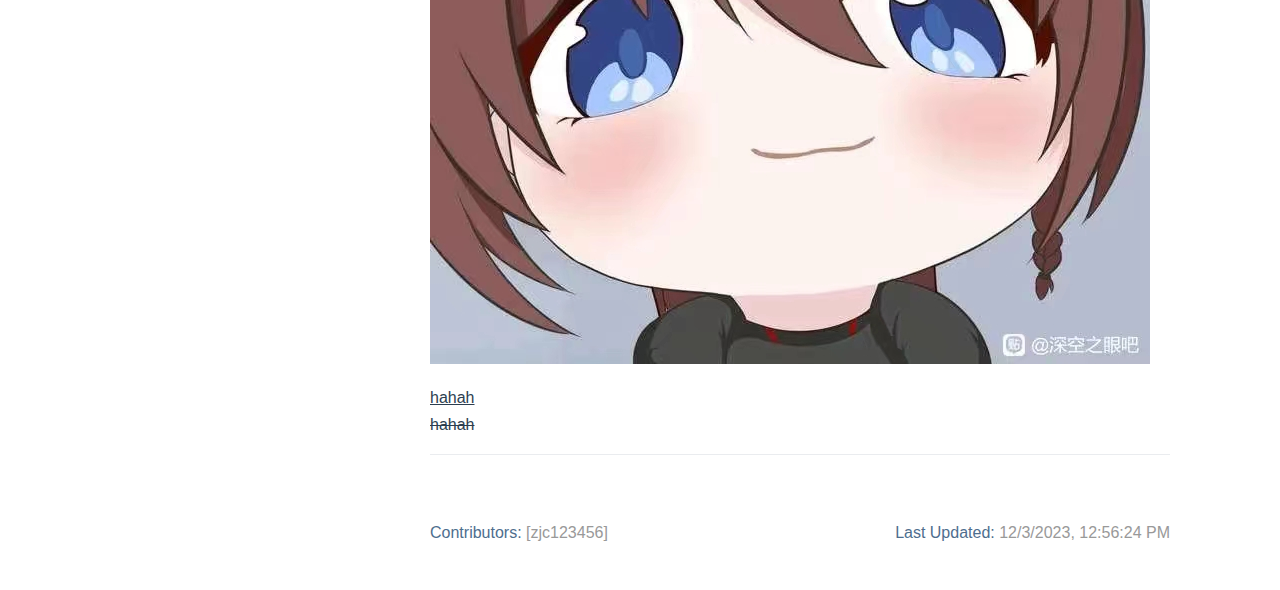
<file: guide/README copy.html>
<!DOCTYPE html>
<html lang="zh-CN">
  <head>
    <meta charset="utf-8">
    <meta name="viewport" content="width=device-width,initial-scale=1">
    <meta name="generator" content="VuePress 2.0.0-rc.0">
    <style>
      :root {
        --c-bg: #fff;
      }
      html.dark {
        --c-bg: #22272e;
      }
      html, body {
        background-color: var(--c-bg);
      }
    </style>
    <script>
      const userMode = localStorage.getItem('vuepress-color-scheme');
			const systemDarkMode = window.matchMedia && window.matchMedia('(prefers-color-scheme: dark)').matches;
			if (userMode === 'dark' || (userMode !== 'light' && systemDarkMode)) {
				document.documentElement.classList.toggle('dark', true);
			}
    </script>
    <title>关于 | ZJC</title><meta name="description" content="这是我的第一个 VuePress 站点">
    <link rel="preload" href="/assets/style-CTwBPRIi.css" as="style"><link rel="stylesheet" href="/assets/style-CTwBPRIi.css">
    <link rel="modulepreload" href="/assets/app-Og8nUgVw.js"><link rel="modulepreload" href="/assets/README copy.html-D030O_ZG.js"><link rel="modulepreload" href="/assets/README copy.html--Hkemaji.js">
    <link rel="prefetch" href="/assets/index.html-zAMjb3La.js" as="script"><link rel="prefetch" href="/assets/index.html-Q4cKrzGW.js" as="script"><link rel="prefetch" href="/assets/index.html-KPbQFbk3.js" as="script"><link rel="prefetch" href="/assets/index.html-TCH74RNO.js" as="script"><link rel="prefetch" href="/assets/index.html-kxb3Srgu.js" as="script"><link rel="prefetch" href="/assets/index.html-1BKlzsxn.js" as="script"><link rel="prefetch" href="/assets/index.html-kVIOFVnz.js" as="script"><link rel="prefetch" href="/assets/index.html-vk5Pq0rG.js" as="script"><link rel="prefetch" href="/assets/404.html-_66Di_BG.js" as="script"><link rel="prefetch" href="/assets/index.html-PS7mjaeO.js" as="script"><link rel="prefetch" href="/assets/index.html-YcXJCFDz.js" as="script"><link rel="prefetch" href="/assets/index.html-drDjDxq6.js" as="script"><link rel="prefetch" href="/assets/index.html-m6M6z8j2.js" as="script"><link rel="prefetch" href="/assets/index.html-xZQyYdGX.js" as="script"><link rel="prefetch" href="/assets/index.html-equmCFHL.js" as="script"><link rel="prefetch" href="/assets/index.html-J0npEHO1.js" as="script"><link rel="prefetch" href="/assets/index.html-CIK9Ruqc.js" as="script"><link rel="prefetch" href="/assets/404.html-nCQcXfFa.js" as="script"><link rel="prefetch" href="/assets/SearchResult-RLdxi6tf.js" as="script">
  </head>
  <body>
    <div id="app"><!--[--><div class="theme-container"><!--[--><header class="navbar"><div class="toggle-sidebar-button" title="toggle sidebar" aria-expanded="false" role="button" tabindex="0"><div class="icon" aria-hidden="true"><span></span><span></span><span></span></div></div><span><a href="/" class=""><img class="logo" src="/main.jpg" alt="ZJC"><span class="site-name can-hide">ZJC</span></a></span><div class="navbar-items-wrapper" style=""><!--[--><!--]--><!----><!--[--><!--]--><button class="toggle-color-mode-button" title="toggle color mode"><svg style="" class="icon" focusable="false" viewBox="0 0 32 32"><path d="M16 12.005a4 4 0 1 1-4 4a4.005 4.005 0 0 1 4-4m0-2a6 6 0 1 0 6 6a6 6 0 0 0-6-6z" fill="currentColor"></path><path d="M5.394 6.813l1.414-1.415l3.506 3.506L8.9 10.318z" fill="currentColor"></path><path d="M2 15.005h5v2H2z" fill="currentColor"></path><path d="M5.394 25.197L8.9 21.691l1.414 1.415l-3.506 3.505z" fill="currentColor"></path><path d="M15 25.005h2v5h-2z" fill="currentColor"></path><path d="M21.687 23.106l1.414-1.415l3.506 3.506l-1.414 1.414z" fill="currentColor"></path><path d="M25 15.005h5v2h-5z" fill="currentColor"></path><path d="M21.687 8.904l3.506-3.506l1.414 1.415l-3.506 3.505z" fill="currentColor"></path><path d="M15 2.005h2v5h-2z" fill="currentColor"></path></svg><svg style="display:none;" class="icon" focusable="false" viewBox="0 0 32 32"><path d="M13.502 5.414a15.075 15.075 0 0 0 11.594 18.194a11.113 11.113 0 0 1-7.975 3.39c-.138 0-.278.005-.418 0a11.094 11.094 0 0 1-3.2-21.584M14.98 3a1.002 1.002 0 0 0-.175.016a13.096 13.096 0 0 0 1.825 25.981c.164.006.328 0 .49 0a13.072 13.072 0 0 0 10.703-5.555a1.01 1.01 0 0 0-.783-1.565A13.08 13.08 0 0 1 15.89 4.38A1.015 1.015 0 0 0 14.98 3z" fill="currentColor"></path></svg></button><!--[--><button type="button" class="search-pro-button" role="search" aria-label="搜索"><svg xmlns="http://www.w3.org/2000/svg" class="icon search-icon" viewBox="0 0 1024 1024" fill="currentColor" aria-label="search icon"><path d="M192 480a256 256 0 1 1 512 0 256 256 0 0 1-512 0m631.776 362.496-143.2-143.168A318.464 318.464 0 0 0 768 480c0-176.736-143.264-320-320-320S128 303.264 128 480s143.264 320 320 320a318.016 318.016 0 0 0 184.16-58.592l146.336 146.368c12.512 12.48 32.768 12.48 45.28 0 12.48-12.512 12.48-32.768 0-45.28"></path></svg><div class="search-pro-placeholder">搜索</div><div class="search-pro-key-hints"><kbd class="search-pro-key">Ctrl</kbd><kbd class="search-pro-key">K</kbd></div></button><!--]--></div></header><!--]--><div class="sidebar-mask"></div><!--[--><aside class="sidebar"><!----><!--[--><!--]--><ul class="sidebar-items"><!--[--><li><a href="/guide/" class="router-link-active sidebar-item sidebar-heading" aria-label="总览"><!--[--><!--]--> 总览 <!--[--><!--]--></a><!----></li><li><a href="/plan/" class="sidebar-item sidebar-heading" aria-label="计划"><!--[--><!--]--> 计划 <!--[--><!--]--></a><!----></li><li><p tabindex="0" class="sidebar-item sidebar-heading">景点 <!----></p><ul style="" class="sidebar-item-children"><!--[--><li><a href="/scenic/yts/" class="sidebar-item" aria-label="海上云台山"><!--[--><!--]--> 海上云台山 <!--[--><!--]--></a><!----></li><li><a href="/scenic/lj/" class="sidebar-item" aria-label="老街"><!--[--><!--]--> 老街 <!--[--><!--]--></a><!----></li><li><a href="/scenic/ld/" class="sidebar-item" aria-label="连岛"><!--[--><!--]--> 连岛 <!--[--><!--]--></a><!----></li><li><a href="/scenic/hgs/" class="sidebar-item" aria-label="花果山"><!--[--><!--]--> 花果山 <!--[--><!--]--></a><!----></li><!--]--></ul></li><li><a href="/food/" class="sidebar-item sidebar-heading" aria-label="美食"><!--[--><!--]--> 美食 <!--[--><!--]--></a><!----></li><!--]--></ul><!--[--><!--]--></aside><!--]--><!--[--><main class="page"><!--[--><!--]--><div class="theme-default-content"><!--[--><!--]--><div><!--
 * @Description: 
 * @version: 
 * @Author: ZJC
 * @Date: 2023-12-02 14:32:40
 * @LastEditors: ZJC
 * @LastEditTime: 2023-12-02 17:03:15
--><h1 id="关于" tabindex="-1"><a class="header-anchor" href="#关于" aria-hidden="true">#</a> 关于<span class="vp-badge info" style="">提示</span></h1><iframe frameborder="no" border="0" marginwidth="0" marginheight="0" width="100%" height="110" src="//music.163.com/outchain/player?type=0&amp;id=7113076622&amp;auto=1&amp;height=90"></iframe><h2 id="介绍" tabindex="-1"><a class="header-anchor" href="#介绍" aria-hidden="true">#</a> 介绍</h2><p>Vuepress2 搭建的教程项目</p><h2 id="项目用途" tabindex="-1"><a class="header-anchor" href="#项目用途" aria-hidden="true">#</a> 项目用途</h2><ul><li>归档个人学习经验</li><li>留下自己学习印迹</li><li>启迪他人思想火花</li></ul><!--[--><div class="bilibili-desc"><a class="sr-only" href="https://player.bilibili.com/player.html?bvid=BV1n34y1u7y5&amp;t=0&amp;autoplay=0">A BiliBili video</a></div><iframe src="https://player.bilibili.com/player.html?bvid=BV1n34y1u7y5&amp;t=0&amp;autoplay=0" title="A BiliBili video" class="bilibili-iframe" allow="accelerometer; autoplay; clipboard-write; encrypted-media; fullscreen; gyroscope; picture-in-picture" style="width:100%;height:0;"></iframe><div class="loading-icon-wrapper" style="display:flex;align-items:center;justify-content:center;height:96px"><svg xmlns="http://www.w3.org/2000/svg" width="48" height="48" preserveAspectRatio="xMidYMid" viewBox="25 25 50 50"><animateTransform attributeName="transform" type="rotate" dur="2s" keyTimes="0;1" repeatCount="indefinite" values="0;360"></animateTransform><circle cx="50" cy="50" r="20" fill="none" stroke="currentColor" stroke-width="4" stroke-linecap="round"><animate attributeName="stroke-dasharray" dur="1.5s" keyTimes="0;0.5;1" repeatCount="indefinite" values="1,200;90,200;1,200"></animate><animate attributeName="stroke-dashoffset" dur="1.5s" keyTimes="0;0.5;1" repeatCount="indefinite" values="0;-35px;-125px"></animate></circle></svg></div><!--]--><h1 id="hahahah" tabindex="-1"><a class="header-anchor" href="#hahahah" aria-hidden="true">#</a> hahahah</h1><h2 id="hhahha1" tabindex="-1"><a class="header-anchor" href="#hhahha1" aria-hidden="true">#</a> hhahha1</h2><p>这是一个段落</p><p>这是第二个段落</p><p>这是第三个端<br> 落</p><p>这是<strong>一</strong>只<em>猫</em></p><blockquote><p>这是一段引用</p></blockquote><blockquote><p>这是嵌套引用</p><blockquote><p>嵌套引用</p></blockquote></blockquote><div class="custom-container tip"><p class="custom-container-title">TIP</p><p>这是一个提示</p></div><div class="custom-container warning"><p class="custom-container-title">WARNING</p><p>这是一个警告</p></div><div class="custom-container danger"><p class="custom-container-title">危险</p><p>这是一个危险警告</p></div><details class="custom-container details"><p>这是一个 details 标签</p></details><ol><li>这是一个问题点</li><li>这是第二个问题点 <ol><li>这是一个小问题</li><li>这是第二个小问题</li></ol></li></ol><ul><li>这是一个列表 item = 1</li><li>这是第二个列表</li></ul><p><code>Use `code` in your Markdown file.</code></p><div class="language-json line-numbers-mode" data-ext="json"><pre class="language-json"><code><span class="token punctuation">{</span>
  <span class="token property">&quot;firstName&quot;</span><span class="token operator">:</span> <span class="token string">&quot;John&quot;</span><span class="token punctuation">,</span>
  <span class="token property">&quot;lastName&quot;</span><span class="token operator">:</span> <span class="token string">&quot;Smith&quot;</span><span class="token punctuation">,</span>
  <span class="token property">&quot;age&quot;</span><span class="token operator">:</span> <span class="token number">25</span>
<span class="token punctuation">}</span>
</code></pre><div class="line-numbers" aria-hidden="true"><div class="line-number"></div><div class="line-number"></div><div class="line-number"></div><div class="line-number"></div><div class="line-number"></div></div></div><hr><p>这是一个链接 <a href="https://markdown.com.cn" target="_blank" rel="noopener noreferrer">Markdown语法<span><svg class="external-link-icon" xmlns="http://www.w3.org/2000/svg" aria-hidden="true" focusable="false" x="0px" y="0px" viewBox="0 0 100 100" width="15" height="15"><path fill="currentColor" d="M18.8,85.1h56l0,0c2.2,0,4-1.8,4-4v-32h-8v28h-48v-48h28v-8h-32l0,0c-2.2,0-4,1.8-4,4v56C14.8,83.3,16.6,85.1,18.8,85.1z"></path><polygon fill="currentColor" points="45.7,48.7 51.3,54.3 77.2,28.5 77.2,37.2 85.2,37.2 85.2,14.9 62.8,14.9 62.8,22.9 71.5,22.9"></polygon></svg><span class="external-link-icon-sr-only">open in new window</span></span></a>。</p><p><img src="/main.jpg" alt="这是图片" title="Magic Gardens"></p><img src="/main.jpg" alt="VuePress Logo"><p><u>hahah</u><br><s>hahah</s></p><hr></div><!--[--><!--]--></div><footer class="page-meta"><!----><div class="meta-item last-updated"><span class="meta-item-label">Last Updated: </span><!----></div><div class="meta-item contributors"><span class="meta-item-label">Contributors: </span><span class="meta-item-info"><!--[--><!--[--><span class="contributor" title="email: [zjc]">[zjc123456]</span><!----><!--]--><!--]--></span></div></footer><!----><!--[--><!--]--></main><!--]--></div><!----><!----><!--]--></div>
    <script type="module" src="/assets/app-Og8nUgVw.js" defer></script>
  </body>
</html>
</file>
<file: assets/style-CTwBPRIi.css>
:root{--back-to-top-z-index: 5;--back-to-top-color: #3eaf7c;--back-to-top-color-hover: #71cda3}.back-to-top{cursor:pointer;position:fixed;bottom:2rem;right:2.5rem;width:2rem;height:1.2rem;background-color:var(--back-to-top-color);-webkit-mask:url("data:image/svg+xml,%3csvg%20xmlns='http://www.w3.org/2000/svg'%20viewBox='0%200%2049.484%2028.284'%3e%3cg%20transform='translate(-229%20-126.358)'%20fill='currentColor'%3e%3crect%20width='35'%20height='5'%20rx='2'%20transform='rotate(-45%20296.902%20-200.874)'/%3e%3crect%20width='35'%20height='5'%20rx='2'%20transform='rotate(-135%20169.502%2020.377)'/%3e%3c/g%3e%3c/svg%3e") no-repeat;mask:url("data:image/svg+xml,%3csvg%20xmlns='http://www.w3.org/2000/svg'%20viewBox='0%200%2049.484%2028.284'%3e%3cg%20transform='translate(-229%20-126.358)'%20fill='currentColor'%3e%3crect%20width='35'%20height='5'%20rx='2'%20transform='rotate(-45%20296.902%20-200.874)'/%3e%3crect%20width='35'%20height='5'%20rx='2'%20transform='rotate(-135%20169.502%2020.377)'/%3e%3c/g%3e%3c/svg%3e") no-repeat;z-index:var(--back-to-top-z-index)}.back-to-top:hover{background-color:var(--back-to-top-color-hover)}@media (max-width: 959px){.back-to-top{display:none}}@media print{.back-to-top{display:none}}.back-to-top-enter-active,.back-to-top-leave-active{transition:opacity .3s}.back-to-top-enter-from,.back-to-top-leave-to{opacity:0}:root{--external-link-icon-color: #aaa}.external-link-icon{position:relative;display:inline-block;color:var(--external-link-icon-color);vertical-align:middle;top:-1px}@media print{.external-link-icon{display:none}}.external-link-icon-sr-only{position:absolute;width:1px;height:1px;padding:0;margin:-1px;overflow:hidden;clip:rect(0,0,0,0);white-space:nowrap;border-width:0;-webkit-user-select:none;-moz-user-select:none;user-select:none}:root{--medium-zoom-z-index: 100;--medium-zoom-bg-color: #ffffff;--medium-zoom-opacity: 1}.medium-zoom-overlay{background-color:var(--medium-zoom-bg-color)!important;z-index:var(--medium-zoom-z-index)}.medium-zoom-overlay~img{z-index:calc(var(--medium-zoom-z-index) + 1)}.medium-zoom--opened .medium-zoom-overlay{opacity:var(--medium-zoom-opacity)}:root{--nprogress-color: #29d;--nprogress-z-index: 1031}#nprogress{pointer-events:none}#nprogress .bar{background:var(--nprogress-color);position:fixed;z-index:var(--nprogress-z-index);top:0;left:0;width:100%;height:2px}:root{--c-brand: #3eaf7c;--c-brand-light: #4abf8a;--c-bg: #ffffff;--c-bg-light: #f3f4f5;--c-bg-lighter: #eeeeee;--c-bg-dark: #ebebec;--c-bg-darker: #e6e6e6;--c-bg-navbar: var(--c-bg);--c-bg-sidebar: var(--c-bg);--c-bg-arrow: #cccccc;--c-text: #2c3e50;--c-text-accent: var(--c-brand);--c-text-light: #3a5169;--c-text-lighter: #4e6e8e;--c-text-lightest: #6a8bad;--c-text-quote: #999999;--c-border: #eaecef;--c-border-dark: #dfe2e5;--c-tip: #42b983;--c-tip-bg: var(--c-bg-light);--c-tip-title: var(--c-text);--c-tip-text: var(--c-text);--c-tip-text-accent: var(--c-text-accent);--c-warning: #ffc310;--c-warning-bg: #fffae3;--c-warning-bg-light: #fff3ba;--c-warning-bg-lighter: #fff0b0;--c-warning-border-dark: #f7dc91;--c-warning-details-bg: #fff5ca;--c-warning-title: #f1b300;--c-warning-text: #746000;--c-warning-text-accent: #edb100;--c-warning-text-light: #c1971c;--c-warning-text-quote: #ccab49;--c-danger: #f11e37;--c-danger-bg: #ffe0e0;--c-danger-bg-light: #ffcfde;--c-danger-bg-lighter: #ffc9c9;--c-danger-border-dark: #f1abab;--c-danger-details-bg: #ffd4d4;--c-danger-title: #ed1e2c;--c-danger-text: #660000;--c-danger-text-accent: #bd1a1a;--c-danger-text-light: #b5474d;--c-danger-text-quote: #c15b5b;--c-details-bg: #eeeeee;--c-badge-tip: var(--c-tip);--c-badge-warning: #ecc808;--c-badge-warning-text: var(--c-bg);--c-badge-danger: #dc2626;--c-badge-danger-text: var(--c-bg);--t-color: .3s ease;--t-transform: .3s ease;--code-bg-color: #282c34;--code-hl-bg-color: rgba(0, 0, 0, .66);--code-ln-color: #9e9e9e;--code-ln-wrapper-width: 3.5rem;--font-family: -apple-system, BlinkMacSystemFont, "Segoe UI", Roboto, Oxygen, Ubuntu, Cantarell, "Fira Sans", "Droid Sans", "Helvetica Neue", sans-serif;--font-family-code: Consolas, Monaco, "Andale Mono", "Ubuntu Mono", monospace;--navbar-height: 3.6rem;--navbar-padding-v: .7rem;--navbar-padding-h: 1.5rem;--sidebar-width: 20rem;--sidebar-width-mobile: calc(var(--sidebar-width) * .82);--content-width: 740px;--homepage-width: 960px}.back-to-top{--back-to-top-color: var(--c-brand);--back-to-top-color-hover: var(--c-brand-light)}.DocSearch{--docsearch-primary-color: var(--c-brand);--docsearch-text-color: var(--c-text);--docsearch-highlight-color: var(--c-brand);--docsearch-muted-color: var(--c-text-quote);--docsearch-container-background: rgba(9, 10, 17, .8);--docsearch-modal-background: var(--c-bg-light);--docsearch-searchbox-background: var(--c-bg-lighter);--docsearch-searchbox-focus-background: var(--c-bg);--docsearch-searchbox-shadow: inset 0 0 0 2px var(--c-brand);--docsearch-hit-color: var(--c-text-light);--docsearch-hit-active-color: var(--c-bg);--docsearch-hit-background: var(--c-bg);--docsearch-hit-shadow: 0 1px 3px 0 var(--c-border-dark);--docsearch-footer-background: var(--c-bg)}.external-link-icon{--external-link-icon-color: var(--c-text-quote)}.medium-zoom-overlay{--medium-zoom-bg-color: var(--c-bg)}#nprogress{--nprogress-color: var(--c-brand)}.pwa-popup{--pwa-popup-text-color: var(--c-text);--pwa-popup-bg-color: var(--c-bg);--pwa-popup-border-color: var(--c-brand);--pwa-popup-shadow: 0 4px 16px var(--c-brand);--pwa-popup-btn-text-color: var(--c-bg);--pwa-popup-btn-bg-color: var(--c-brand);--pwa-popup-btn-hover-bg-color: var(--c-brand-light)}.search-box{--search-bg-color: var(--c-bg);--search-accent-color: var(--c-brand);--search-text-color: var(--c-text);--search-border-color: var(--c-border);--search-item-text-color: var(--c-text-lighter);--search-item-focus-bg-color: var(--c-bg-light)}html.dark{--c-brand: #3aa675;--c-brand-light: #349469;--c-bg: #22272e;--c-bg-light: #2b313a;--c-bg-lighter: #262c34;--c-bg-dark: #343b44;--c-bg-darker: #37404c;--c-text: #adbac7;--c-text-light: #96a7b7;--c-text-lighter: #8b9eb0;--c-text-lightest: #8094a8;--c-border: #3e4c5a;--c-border-dark: #34404c;--c-tip: #318a62;--c-warning: #e0ad15;--c-warning-bg: #2d2f2d;--c-warning-bg-light: #423e2a;--c-warning-bg-lighter: #44442f;--c-warning-border-dark: #957c35;--c-warning-details-bg: #39392d;--c-warning-title: #fdca31;--c-warning-text: #d8d96d;--c-warning-text-accent: #ffbf00;--c-warning-text-light: #ddb84b;--c-warning-text-quote: #ccab49;--c-danger: #fc1e38;--c-danger-bg: #39232c;--c-danger-bg-light: #4b2b35;--c-danger-bg-lighter: #553040;--c-danger-border-dark: #a25151;--c-danger-details-bg: #482936;--c-danger-title: #fc2d3b;--c-danger-text: #ea9ca0;--c-danger-text-accent: #fd3636;--c-danger-text-light: #d9777c;--c-danger-text-quote: #d56b6b;--c-details-bg: #323843;--c-badge-warning: var(--c-warning);--c-badge-warning-text: #3c2e05;--c-badge-danger: var(--c-danger);--c-badge-danger-text: #401416;--code-hl-bg-color: #363b46}html.dark .DocSearch{--docsearch-logo-color: var(--c-text);--docsearch-modal-shadow: inset 1px 1px 0 0 #2c2e40, 0 3px 8px 0 #000309;--docsearch-key-shadow: inset 0 -2px 0 0 #282d55, inset 0 0 1px 1px #51577d, 0 2px 2px 0 rgba(3, 4, 9, .3);--docsearch-key-gradient: linear-gradient(-225deg, #444950, #1c1e21);--docsearch-footer-shadow: inset 0 1px 0 0 rgba(73, 76, 106, .5), 0 -4px 8px 0 rgba(0, 0, 0, .2)}html,body{padding:0;margin:0;background-color:var(--c-bg);transition:background-color var(--t-color)}html.dark{color-scheme:dark}html{font-size:16px}body{font-family:var(--font-family);-webkit-font-smoothing:antialiased;-moz-osx-font-smoothing:grayscale;font-size:1rem;color:var(--c-text)}a{font-weight:500;color:var(--c-text-accent);text-decoration:none;overflow-wrap:break-word}p a code{font-weight:400;color:var(--c-text-accent)}kbd{font-family:var(--font-family-code);color:var(--c-text);background:var(--c-bg-lighter);border:solid .15rem var(--c-border-dark);border-bottom:solid .25rem var(--c-border-dark);border-radius:.15rem;padding:0 .15em}code{font-family:var(--font-family-code);color:var(--c-text-lighter);padding:.25rem .5rem;margin:0;font-size:.85em;background-color:var(--c-bg-light);border-radius:3px;overflow-wrap:break-word;transition:background-color var(--t-color)}blockquote{font-size:1rem;color:var(--c-text-quote);border-left:.2rem solid var(--c-border-dark);margin:1rem 0;padding:.25rem 0 .25rem 1rem;overflow-wrap:break-word}blockquote>p{margin:0}ul,ol{padding-left:1.2em}strong{font-weight:600}h1,h2,h3,h4,h5,h6{font-weight:600;line-height:1.25;overflow-wrap:break-word}h1:focus-visible,h2:focus-visible,h3:focus-visible,h4:focus-visible,h5:focus-visible,h6:focus-visible{outline:none}h1:hover .header-anchor,h2:hover .header-anchor,h3:hover .header-anchor,h4:hover .header-anchor,h5:hover .header-anchor,h6:hover .header-anchor{opacity:1}h1{font-size:2.2rem}h2{font-size:1.65rem;padding-bottom:.3rem;border-bottom:1px solid var(--c-border);transition:border-color var(--t-color)}h3{font-size:1.35rem}h4{font-size:1.15rem}h5{font-size:1.05rem}h6{font-size:1rem}a.header-anchor{font-size:.85em;float:left;margin-left:-.87em;padding-right:.23em;margin-top:.125em;opacity:0;-webkit-user-select:none;-moz-user-select:none;user-select:none}@media print{a.header-anchor{display:none}}a.header-anchor:hover{text-decoration:none}a.header-anchor:focus-visible{opacity:1}@media print{a[href^="http://"]:after,a[href^="https://"]:after{content:" (" attr(href) ") "}}p,ul,ol{line-height:1.7;overflow-wrap:break-word}hr{border:0;border-top:1px solid var(--c-border)}table{border-collapse:collapse;margin:1rem 0;display:block;overflow-x:auto;transition:border-color var(--t-color)}tr{border-top:1px solid var(--c-border-dark);transition:border-color var(--t-color)}tr:nth-child(2n){background-color:var(--c-bg-light);transition:background-color var(--t-color)}tr:nth-child(2n) code{background-color:var(--c-bg-dark)}th,td{padding:.6em 1em;border:1px solid var(--c-border-dark);transition:border-color var(--t-color)}.arrow{display:inline-block;width:0;height:0}.arrow.up{border-left:4px solid transparent;border-right:4px solid transparent;border-bottom:6px solid var(--c-bg-arrow)}.arrow.down{border-left:4px solid transparent;border-right:4px solid transparent;border-top:6px solid var(--c-bg-arrow)}.arrow.right{border-top:4px solid transparent;border-bottom:4px solid transparent;border-left:6px solid var(--c-bg-arrow)}.arrow.left{border-top:4px solid transparent;border-bottom:4px solid transparent;border-right:6px solid var(--c-bg-arrow)}.badge{display:inline-block;font-size:14px;font-weight:600;height:18px;line-height:18px;border-radius:3px;padding:0 6px;color:var(--c-bg);vertical-align:top;transition:color var(--t-color),background-color var(--t-color)}.badge.tip{background-color:var(--c-badge-tip)}.badge.warning{background-color:var(--c-badge-warning);color:var(--c-badge-warning-text)}.badge.danger{background-color:var(--c-badge-danger);color:var(--c-badge-danger-text)}.badge+.badge{margin-left:5px}code[class*=language-],pre[class*=language-]{color:#ccc;background:none;font-family:var(--font-family-code);font-size:1em;text-align:left;white-space:pre;word-spacing:normal;word-break:normal;word-wrap:normal;line-height:1.5;-moz-tab-size:4;-o-tab-size:4;tab-size:4;-webkit-hyphens:none;hyphens:none}pre[class*=language-]{padding:1em;margin:.5em 0;overflow:auto}:not(pre)>code[class*=language-],pre[class*=language-]{background:#2d2d2d}:not(pre)>code[class*=language-]{padding:.1em;border-radius:.3em;white-space:normal}.token.comment,.token.block-comment,.token.prolog,.token.doctype,.token.cdata{color:#999}.token.punctuation{color:#ccc}.token.tag,.token.attr-name,.token.namespace,.token.deleted{color:#ec5975}.token.function-name{color:#6196cc}.token.boolean,.token.number,.token.function{color:#f08d49}.token.property,.token.class-name,.token.constant,.token.symbol{color:#f8c555}.token.selector,.token.important,.token.atrule,.token.keyword,.token.builtin{color:#cc99cd}.token.string,.token.char,.token.attr-value,.token.regex,.token.variable{color:#7ec699}.token.operator,.token.entity,.token.url{color:#67cdcc}.token.important,.token.bold{font-weight:700}.token.italic{font-style:italic}.token.entity{cursor:help}.token.inserted{color:#3eaf7c}.theme-default-content pre,.theme-default-content pre[class*=language-]{line-height:1.375;padding:1.3rem 1.5rem;margin:.85rem 0;border-radius:6px;overflow:auto}.theme-default-content pre code,.theme-default-content pre[class*=language-] code{color:#fff;padding:0;background-color:transparent!important;border-radius:0;overflow-wrap:unset;-webkit-font-smoothing:auto;-moz-osx-font-smoothing:auto}.theme-default-content .line-number{font-family:var(--font-family-code)}div[class*=language-]{position:relative;background-color:var(--code-bg-color);border-radius:6px}div[class*=language-]:before{content:attr(data-ext);position:absolute;z-index:3;top:.8em;right:1em;font-size:.75rem;color:var(--code-ln-color)}div[class*=language-] pre,div[class*=language-] pre[class*=language-]{background:transparent!important;position:relative;z-index:1}div[class*=language-] .highlight-lines{-webkit-user-select:none;-moz-user-select:none;user-select:none;padding-top:1.3rem;position:absolute;top:0;left:0;width:100%;line-height:1.375}div[class*=language-] .highlight-lines .highlight-line{background-color:var(--code-hl-bg-color)}div[class*=language-]:not(.line-numbers-mode) .line-numbers{display:none}div[class*=language-].line-numbers-mode .highlight-lines .highlight-line{position:relative}div[class*=language-].line-numbers-mode .highlight-lines .highlight-line:before{content:" ";position:absolute;z-index:2;left:0;top:0;display:block;width:var(--code-ln-wrapper-width);height:100%}div[class*=language-].line-numbers-mode pre{margin-left:var(--code-ln-wrapper-width);padding-left:1rem;vertical-align:middle}div[class*=language-].line-numbers-mode .line-numbers{position:absolute;top:0;width:var(--code-ln-wrapper-width);text-align:center;color:var(--code-ln-color);padding-top:1.25rem;line-height:1.375;counter-reset:line-number}div[class*=language-].line-numbers-mode .line-numbers .line-number{position:relative;z-index:3;-webkit-user-select:none;-moz-user-select:none;user-select:none;height:1.375em}div[class*=language-].line-numbers-mode .line-numbers .line-number:before{counter-increment:line-number;content:counter(line-number);font-size:.85em}div[class*=language-].line-numbers-mode:after{content:"";position:absolute;top:0;left:0;width:var(--code-ln-wrapper-width);height:100%;border-radius:6px 0 0 6px;border-right:1px solid var(--code-hl-bg-color)}@media (max-width: 419px){.theme-default-content div[class*=language-]{margin:.85rem -1.5rem;border-radius:0}}.code-group__nav{margin-top:.85rem;margin-bottom:calc(-1.7rem - 6px);padding-bottom:calc(1.7rem - 6px);padding-left:10px;padding-top:10px;border-top-left-radius:6px;border-top-right-radius:6px;background-color:var(--code-bg-color)}.code-group__ul{margin:auto 0;padding-left:0;display:inline-flex;list-style:none}.code-group__nav-tab{border:0;padding:5px;cursor:pointer;background-color:transparent;font-size:.85em;line-height:1.4;color:#ffffffe6;font-weight:600}.code-group__nav-tab:focus{outline:none}.code-group__nav-tab:focus-visible{outline:1px solid rgba(255,255,255,.9)}.code-group__nav-tab-active{border-bottom:var(--c-brand) 1px solid}@media (max-width: 419px){.code-group__nav{margin-left:-1.5rem;margin-right:-1.5rem;border-radius:0}}.code-group-item{display:none}.code-group-item__active{display:block}.code-group-item>pre{background-color:orange}.custom-container{transition:color var(--t-color),border-color var(--t-color),background-color var(--t-color)}.custom-container .custom-container-title{font-weight:600}.custom-container .custom-container-title:not(:only-child){margin-bottom:-.4rem}.custom-container.tip,.custom-container.warning,.custom-container.danger{padding:.1rem 1.5rem;border-left-width:.5rem;border-left-style:solid;margin:1rem 0}.custom-container.tip{border-color:var(--c-tip);background-color:var(--c-tip-bg);color:var(--c-tip-text)}.custom-container.tip .custom-container-title{color:var(--c-tip-title)}.custom-container.tip a{color:var(--c-tip-text-accent)}.custom-container.tip code{background-color:var(--c-bg-dark)}.custom-container.warning{border-color:var(--c-warning);background-color:var(--c-warning-bg);color:var(--c-warning-text)}.custom-container.warning .custom-container-title{color:var(--c-warning-title)}.custom-container.warning a{color:var(--c-warning-text-accent)}.custom-container.warning blockquote{border-left-color:var(--c-warning-border-dark);color:var(--c-warning-text-quote)}.custom-container.warning code{color:var(--c-warning-text-light);background-color:var(--c-warning-bg-light)}.custom-container.warning details{background-color:var(--c-warning-details-bg)}.custom-container.warning details code{background-color:var(--c-warning-bg-lighter)}.custom-container.warning .external-link-icon{--external-link-icon-color: var(--c-warning-text-quote)}.custom-container.danger{border-color:var(--c-danger);background-color:var(--c-danger-bg);color:var(--c-danger-text)}.custom-container.danger .custom-container-title{color:var(--c-danger-title)}.custom-container.danger a{color:var(--c-danger-text-accent)}.custom-container.danger blockquote{border-left-color:var(--c-danger-border-dark);color:var(--c-danger-text-quote)}.custom-container.danger code{color:var(--c-danger-text-light);background-color:var(--c-danger-bg-light)}.custom-container.danger details{background-color:var(--c-danger-details-bg)}.custom-container.danger details code{background-color:var(--c-danger-bg-lighter)}.custom-container.danger .external-link-icon{--external-link-icon-color: var(--c-danger-text-quote)}.custom-container.details{display:block;position:relative;border-radius:2px;margin:1.6em 0;padding:1.6em;background-color:var(--c-details-bg)}.custom-container.details code{background-color:var(--c-bg-darker)}.custom-container.details h4{margin-top:0}.custom-container.details figure:last-child,.custom-container.details p:last-child{margin-bottom:0;padding-bottom:0}.custom-container.details summary{outline:none;cursor:pointer}.home{padding:var(--navbar-height) 2rem 0;max-width:var(--homepage-width);margin:0 auto;display:block}.home .hero{text-align:center}.home .hero img{max-width:100%;max-height:280px;display:block;margin:3rem auto 1.5rem}.home .hero h1{font-size:3rem}.home .hero h1,.home .hero .description,.home .hero .actions{margin:1.8rem auto}.home .hero .actions{display:flex;flex-wrap:wrap;gap:1rem;justify-content:center}.home .hero .description{max-width:35rem;font-size:1.6rem;line-height:1.3;color:var(--c-text-lightest)}.home .hero .action-button{display:inline-block;font-size:1.2rem;padding:.8rem 1.6rem;border-width:2px;border-style:solid;border-radius:4px;transition:background-color var(--t-color);box-sizing:border-box}.home .hero .action-button.primary{color:var(--c-bg);background-color:var(--c-brand);border-color:var(--c-brand)}.home .hero .action-button.primary:hover{background-color:var(--c-brand-light)}.home .hero .action-button.secondary{color:var(--c-brand);background-color:var(--c-bg);border-color:var(--c-brand)}.home .hero .action-button.secondary:hover{color:var(--c-bg);background-color:var(--c-brand-light)}.home .features{border-top:1px solid var(--c-border);transition:border-color var(--t-color);padding:1.2rem 0;margin-top:2.5rem;display:flex;flex-wrap:wrap;align-items:flex-start;align-content:stretch;justify-content:space-between}.home .feature{flex-grow:1;flex-basis:30%;max-width:30%}.home .feature h2{font-size:1.4rem;font-weight:500;border-bottom:none;padding-bottom:0;color:var(--c-text-light)}.home .feature p{color:var(--c-text-lighter)}.home .theme-default-content{padding:0;margin:0}.home .footer{padding:2.5rem;border-top:1px solid var(--c-border);text-align:center;color:var(--c-text-lighter);transition:border-color var(--t-color)}@media (max-width: 719px){.home .features{flex-direction:column}.home .feature{max-width:100%;padding:0 2.5rem}}@media (max-width: 419px){.home{padding-left:1.5rem;padding-right:1.5rem}.home .hero img{max-height:210px;margin:2rem auto 1.2rem}.home .hero h1{font-size:2rem}.home .hero h1,.home .hero .description,.home .hero .actions{margin:1.2rem auto}.home .hero .description{font-size:1.2rem}.home .hero .action-button{font-size:1rem;padding:.6rem 1.2rem}.home .feature h2{font-size:1.25rem}}.page{padding-top:var(--navbar-height);padding-left:var(--sidebar-width)}.navbar{position:fixed;z-index:20;top:0;left:0;right:0;height:var(--navbar-height);box-sizing:border-box;border-bottom:1px solid var(--c-border);background-color:var(--c-bg-navbar);transition:background-color var(--t-color),border-color var(--t-color)}.sidebar{font-size:16px;width:var(--sidebar-width);position:fixed;z-index:10;margin:0;top:var(--navbar-height);left:0;bottom:0;box-sizing:border-box;border-right:1px solid var(--c-border);overflow-y:auto;scrollbar-width:thin;scrollbar-color:var(--c-brand) var(--c-border);background-color:var(--c-bg-sidebar);transition:transform var(--t-transform),background-color var(--t-color),border-color var(--t-color)}.sidebar::-webkit-scrollbar{width:7px}.sidebar::-webkit-scrollbar-track{background-color:var(--c-border)}.sidebar::-webkit-scrollbar-thumb{background-color:var(--c-brand)}.sidebar-mask{position:fixed;z-index:9;top:0;left:0;width:100vw;height:100vh;display:none}.theme-container.sidebar-open .sidebar-mask{display:block}.theme-container.sidebar-open .navbar>.toggle-sidebar-button .icon span:nth-child(1){transform:rotate(45deg) translate3d(5.5px,5.5px,0)}.theme-container.sidebar-open .navbar>.toggle-sidebar-button .icon span:nth-child(2){transform:scale3d(0,1,1)}.theme-container.sidebar-open .navbar>.toggle-sidebar-button .icon span:nth-child(3){transform:rotate(-45deg) translate3d(6px,-6px,0)}.theme-container.sidebar-open .navbar>.toggle-sidebar-button .icon span:nth-child(1),.theme-container.sidebar-open .navbar>.toggle-sidebar-button .icon span:nth-child(3){transform-origin:center}.theme-container.no-navbar .theme-default-content h1,.theme-container.no-navbar .theme-default-content h2,.theme-container.no-navbar .theme-default-content h3,.theme-container.no-navbar .theme-default-content h4,.theme-container.no-navbar .theme-default-content h5,.theme-container.no-navbar .theme-default-content h6{margin-top:1.5rem;padding-top:0}.theme-container.no-navbar .page{padding-top:0}.theme-container.no-navbar .sidebar{top:0}.theme-container.no-sidebar .sidebar{display:none}@media (max-width: 719px){.theme-container.no-sidebar .sidebar{display:block}}.theme-container.no-sidebar .page{padding-left:0}.theme-default-content a:hover{text-decoration:underline}.theme-default-content img{max-width:100%}.theme-default-content h1,.theme-default-content h2,.theme-default-content h3,.theme-default-content h4,.theme-default-content h5,.theme-default-content h6{margin-top:calc(.5rem - var(--navbar-height));padding-top:calc(1rem + var(--navbar-height));margin-bottom:0}.theme-default-content h1:first-child,.theme-default-content h2:first-child,.theme-default-content h3:first-child,.theme-default-content h4:first-child,.theme-default-content h5:first-child,.theme-default-content h6:first-child{margin-bottom:1rem}.theme-default-content h1:first-child+p,.theme-default-content h1:first-child+pre,.theme-default-content h1:first-child+.custom-container,.theme-default-content h2:first-child+p,.theme-default-content h2:first-child+pre,.theme-default-content h2:first-child+.custom-container,.theme-default-content h3:first-child+p,.theme-default-content h3:first-child+pre,.theme-default-content h3:first-child+.custom-container,.theme-default-content h4:first-child+p,.theme-default-content h4:first-child+pre,.theme-default-content h4:first-child+.custom-container,.theme-default-content h5:first-child+p,.theme-default-content h5:first-child+pre,.theme-default-content h5:first-child+.custom-container,.theme-default-content h6:first-child+p,.theme-default-content h6:first-child+pre,.theme-default-content h6:first-child+.custom-container{margin-top:2rem}@media (max-width: 959px){.sidebar{font-size:15px;width:var(--sidebar-width-mobile)}.page{padding-left:var(--sidebar-width-mobile)}}@media (max-width: 719px){.sidebar{top:0;padding-top:var(--navbar-height);transform:translate(-100%)}.page{padding-left:0}.theme-container.sidebar-open .sidebar{transform:translate(0)}.theme-container.no-navbar .sidebar{padding-top:0}}@media (max-width: 419px){h1{font-size:1.9rem}}.navbar{--navbar-line-height: calc( var(--navbar-height) - 2 * var(--navbar-padding-v) );padding:var(--navbar-padding-v) var(--navbar-padding-h);line-height:var(--navbar-line-height)}.navbar .logo{height:var(--navbar-line-height);margin-right:var(--navbar-padding-v);vertical-align:top}.navbar .site-name{font-size:1.3rem;font-weight:600;color:var(--c-text);position:relative}.navbar .navbar-items-wrapper{display:flex;position:absolute;box-sizing:border-box;top:var(--navbar-padding-v);right:var(--navbar-padding-h);height:var(--navbar-line-height);padding-left:var(--navbar-padding-h);white-space:nowrap;font-size:.9rem}.navbar .navbar-items-wrapper .search-box{flex:0 0 auto;vertical-align:top}@media screen and (max-width: 719px){.navbar{padding-left:4rem}.navbar .site-name{display:block;width:calc(100vw - 11rem);overflow:hidden;white-space:nowrap;text-overflow:ellipsis}.navbar .can-hide{display:none}}.navbar-items{display:inline-block}@media print{.navbar-items{display:none}}.navbar-items a{display:inline-block;line-height:1.4rem;color:inherit}.navbar-items a:hover,.navbar-items a.router-link-active{color:var(--c-text)}.navbar-items .navbar-item{position:relative;display:inline-block;margin-left:1.5rem;line-height:var(--navbar-line-height)}.navbar-items .navbar-item:first-child{margin-left:0}.navbar-items .navbar-item>a:hover,.navbar-items .navbar-item>a.router-link-active{margin-bottom:-2px;border-bottom:2px solid var(--c-text-accent)}@media (max-width: 719px){.navbar-items .navbar-item{margin-left:0}.navbar-items .navbar-item>a:hover,.navbar-items .navbar-item>a.router-link-active{margin-bottom:0;border-bottom:none}.navbar-items a:hover,.navbar-items a.router-link-active{color:var(--c-text-accent)}}.toggle-sidebar-button{position:absolute;top:.6rem;left:1rem;display:none;padding:.6rem;cursor:pointer}.toggle-sidebar-button .icon{display:flex;flex-direction:column;justify-content:center;align-items:center;width:1.25rem;height:1.25rem;cursor:inherit}.toggle-sidebar-button .icon span{display:inline-block;width:100%;height:2px;border-radius:2px;background-color:var(--c-text);transition:transform var(--t-transform)}.toggle-sidebar-button .icon span:nth-child(2){margin:6px 0}@media screen and (max-width: 719px){.toggle-sidebar-button{display:block}}.toggle-color-mode-button{display:flex;margin:auto;margin-left:1rem;border:0;background:none;color:var(--c-text);opacity:.8;cursor:pointer}@media print{.toggle-color-mode-button{display:none}}.toggle-color-mode-button:hover{opacity:1}.toggle-color-mode-button .icon{width:1.25rem;height:1.25rem}.DocSearch{transition:background-color var(--t-color)}.navbar-dropdown-wrapper{cursor:pointer}.navbar-dropdown-wrapper .navbar-dropdown-title,.navbar-dropdown-wrapper .navbar-dropdown-title-mobile{display:block;font-size:.9rem;font-family:inherit;cursor:inherit;padding:inherit;line-height:1.4rem;background:transparent;border:none;font-weight:500;color:var(--c-text)}.navbar-dropdown-wrapper .navbar-dropdown-title:hover,.navbar-dropdown-wrapper .navbar-dropdown-title-mobile:hover{border-color:transparent}.navbar-dropdown-wrapper .navbar-dropdown-title .arrow,.navbar-dropdown-wrapper .navbar-dropdown-title-mobile .arrow{vertical-align:middle;margin-top:-1px;margin-left:.4rem}.navbar-dropdown-wrapper .navbar-dropdown-title-mobile{display:none;font-weight:600;font-size:inherit}.navbar-dropdown-wrapper .navbar-dropdown-title-mobile:hover{color:var(--c-text-accent)}.navbar-dropdown-wrapper .navbar-dropdown .navbar-dropdown-item{color:inherit;line-height:1.7rem}.navbar-dropdown-wrapper .navbar-dropdown .navbar-dropdown-item .navbar-dropdown-subtitle{margin:.45rem 0 0;border-top:1px solid var(--c-border);padding:1rem 0 .45rem;font-size:.9rem}.navbar-dropdown-wrapper .navbar-dropdown .navbar-dropdown-item .navbar-dropdown-subtitle>span{padding:0 1.5rem 0 1.25rem}.navbar-dropdown-wrapper .navbar-dropdown .navbar-dropdown-item .navbar-dropdown-subtitle>a{font-weight:inherit}.navbar-dropdown-wrapper .navbar-dropdown .navbar-dropdown-item .navbar-dropdown-subtitle>a.router-link-active:after{display:none}.navbar-dropdown-wrapper .navbar-dropdown .navbar-dropdown-item .navbar-dropdown-subitem-wrapper{padding:0;list-style:none}.navbar-dropdown-wrapper .navbar-dropdown .navbar-dropdown-item .navbar-dropdown-subitem-wrapper .navbar-dropdown-subitem{font-size:.9em}.navbar-dropdown-wrapper .navbar-dropdown .navbar-dropdown-item a{display:block;line-height:1.7rem;position:relative;border-bottom:none;font-weight:400;margin-bottom:0;padding:0 1.5rem 0 1.25rem}.navbar-dropdown-wrapper .navbar-dropdown .navbar-dropdown-item a:hover,.navbar-dropdown-wrapper .navbar-dropdown .navbar-dropdown-item a.router-link-active{color:var(--c-text-accent)}.navbar-dropdown-wrapper .navbar-dropdown .navbar-dropdown-item a.router-link-active:after{content:"";width:0;height:0;border-left:5px solid var(--c-text-accent);border-top:3px solid transparent;border-bottom:3px solid transparent;position:absolute;top:calc(50% - 2px);left:9px}.navbar-dropdown-wrapper .navbar-dropdown .navbar-dropdown-item:first-child .navbar-dropdown-subtitle{margin-top:0;padding-top:0;border-top:0}.navbar-dropdown-wrapper.mobile.open .navbar-dropdown-title,.navbar-dropdown-wrapper.mobile.open .navbar-dropdown-title-mobile{margin-bottom:.5rem}.navbar-dropdown-wrapper.mobile .navbar-dropdown-title,.navbar-dropdown-wrapper.mobile .navbar-dropdown-title-mobile{display:none}.navbar-dropdown-wrapper.mobile .navbar-dropdown-title-mobile{display:block}.navbar-dropdown-wrapper.mobile .navbar-dropdown{transition:height .1s ease-out;overflow:hidden}.navbar-dropdown-wrapper.mobile .navbar-dropdown .navbar-dropdown-item .navbar-dropdown-subtitle{border-top:0;margin-top:0;padding-top:0;padding-bottom:0}.navbar-dropdown-wrapper.mobile .navbar-dropdown .navbar-dropdown-item .navbar-dropdown-subtitle,.navbar-dropdown-wrapper.mobile .navbar-dropdown .navbar-dropdown-item>a{font-size:15px;line-height:2rem}.navbar-dropdown-wrapper.mobile .navbar-dropdown .navbar-dropdown-item .navbar-dropdown-subitem{font-size:14px;padding-left:1rem}.navbar-dropdown-wrapper:not(.mobile){height:1.8rem}.navbar-dropdown-wrapper:not(.mobile):hover .navbar-dropdown,.navbar-dropdown-wrapper:not(.mobile).open .navbar-dropdown{display:block!important}.navbar-dropdown-wrapper:not(.mobile).open:blur{display:none}.navbar-dropdown-wrapper:not(.mobile) .navbar-dropdown{display:none;height:auto!important;box-sizing:border-box;max-height:calc(100vh - 2.7rem);overflow-y:auto;position:absolute;top:100%;right:0;background-color:var(--c-bg-navbar);padding:.6rem 0;border:1px solid var(--c-border);border-bottom-color:var(--c-border-dark);text-align:left;border-radius:.25rem;white-space:nowrap;margin:0}.page{padding-bottom:2rem;display:block}.page .theme-default-content{max-width:var(--content-width);margin:0 auto;padding:2rem 2.5rem;padding-top:0}@media (max-width: 959px){.page .theme-default-content{padding:2rem}}@media (max-width: 419px){.page .theme-default-content{padding:1.5rem}}.page-meta{max-width:var(--content-width);margin:0 auto;padding:1rem 2.5rem;overflow:auto}@media (max-width: 959px){.page-meta{padding:2rem}}@media (max-width: 419px){.page-meta{padding:1.5rem}}.page-meta .meta-item{cursor:default;margin-top:.8rem}.page-meta .meta-item .meta-item-label{font-weight:500;color:var(--c-text-lighter)}.page-meta .meta-item .meta-item-info{font-weight:400;color:var(--c-text-quote)}.page-meta .edit-link{display:inline-block;margin-right:.25rem}@media print{.page-meta .edit-link{display:none}}.page-meta .last-updated{float:right}@media (max-width: 719px){.page-meta .last-updated{font-size:.8em;float:none}.page-meta .contributors{font-size:.8em}}.page-nav{max-width:var(--content-width);margin:0 auto;padding:1rem 2.5rem 2rem;padding-bottom:0}@media (max-width: 959px){.page-nav{padding:2rem}}@media (max-width: 419px){.page-nav{padding:1.5rem}}.page-nav .inner{min-height:2rem;margin-top:0;border-top:1px solid var(--c-border);transition:border-color var(--t-color);padding-top:1rem;overflow:auto}.page-nav .prev a:before{content:"←"}.page-nav .next{float:right}.page-nav .next a:after{content:"→"}.sidebar ul{padding:0;margin:0;list-style-type:none}.sidebar a{display:inline-block}.sidebar .navbar-items{display:none;border-bottom:1px solid var(--c-border);transition:border-color var(--t-color);padding:.5rem 0 .75rem}.sidebar .navbar-items a{font-weight:600}.sidebar .navbar-items .navbar-item{display:block;line-height:1.25rem;font-size:1.1em;padding:.5rem 0 .5rem 1.5rem}.sidebar .sidebar-items{padding:1.5rem 0}@media (max-width: 719px){.sidebar .navbar-items{display:block}.sidebar .navbar-items .navbar-dropdown-wrapper .navbar-dropdown .navbar-dropdown-item a.router-link-active:after{top:calc(1rem - 2px)}.sidebar .sidebar-items{padding:1rem 0}}.sidebar-item{cursor:default;border-left:.25rem solid transparent;color:var(--c-text)}.sidebar-item:focus-visible{outline-width:1px;outline-offset:-1px}.sidebar-item.active:not(p.sidebar-heading){font-weight:600;color:var(--c-text-accent);border-left-color:var(--c-text-accent)}.sidebar-item.sidebar-heading{transition:color .15s ease;font-size:1.1em;font-weight:700;padding:.35rem 1.5rem .35rem 1.25rem;width:100%;box-sizing:border-box;margin:0}.sidebar-item.sidebar-heading+.sidebar-item-children{transition:height .1s ease-out;overflow:hidden;margin-bottom:.75rem}.sidebar-item.collapsible{cursor:pointer}.sidebar-item.collapsible .arrow{position:relative;top:-.12em;left:.5em}.sidebar-item:not(.sidebar-heading){font-size:1em;font-weight:400;display:inline-block;margin:0;padding:.35rem 1rem .35rem 2rem;line-height:1.4;width:100%;box-sizing:border-box}.sidebar-item:not(.sidebar-heading)+.sidebar-item-children{padding-left:1rem;font-size:.95em}.sidebar-item-children .sidebar-item-children .sidebar-item:not(.sidebar-heading){padding:.25rem 1rem .25rem 1.75rem}.sidebar-item-children .sidebar-item-children .sidebar-item:not(.sidebar-heading).active{font-weight:500;border-left-color:transparent}a.sidebar-heading+.sidebar-item-children .sidebar-item:not(.sidebar-heading).active{border-left-color:transparent}a.sidebar-item{cursor:pointer}a.sidebar-item:hover{color:var(--c-text-accent)}.table-of-contents .badge{vertical-align:middle}.dropdown-enter-from,.dropdown-leave-to{height:0!important}.fade-slide-y-enter-active{transition:all .2s ease}.fade-slide-y-leave-active{transition:all .2s cubic-bezier(1,.5,.8,1)}.fade-slide-y-enter-from,.fade-slide-y-leave-to{transform:translateY(10px);opacity:0}html.dark{--box-shadow: #0f0e0d;--card-shadow: rgba(0, 0, 0, .3);--black: #fff;--dark-grey: #999;--light-grey: #666;--white: #000;--grey3: #bbb;--grey12: #333;--grey14: #111}:root{--vp-bg: var(--c-bg, #fff);--vp-bgl: var(--c-bg-light, #f3f4f5);--vp-bglt: var(--c-bg-lighter, #eeeeee);--vp-c: var(--c-text, #2c3e50);--vp-cl: var(--c-text-light, #3a5169);--vp-clt: var(--c-text-lighter, #4e6e8e);--vp-brc: var(--c-border, #eaecef);--vp-brcd: var(--c-border-dark, #dfe2e5);--vp-tc: var(--c-brand, #3eaf7c);--vp-tcl: var(--c-brand-light, #4abf8a);--vp-ct: var(--t-color, .3s ease);--vp-tt: var(--t-transform, .3s ease);--box-shadow: #f0f1f2;--card-shadow: rgba(0, 0, 0, .15);--black: #000;--dark-grey: #666;--light-grey: #999;--white: #fff;--grey3: #333;--grey12: #bbb;--grey14: #eee}:root{--badge-tip-color: #42b983;--badge-warning-color: #f4cd00;--badge-danger-color: #f55;--badge-info-color: #0295ff;--badge-note-color: #666}.vp-badge{display:inline-block;vertical-align:center;height:18px;padding:0 6px;border-radius:3px;background:var(--vp-tc);color:var(--white);font-size:14px;line-height:18px;transition:background var(--vp-ct),color var(--vp-ct)}.vp-badge+.vp-badge{margin-inline-start:5px}h1 .vp-badge,h2 .vp-badge,h3 .vp-badge,h4 .vp-badge,h5 .vp-badge,h6 .vp-badge{vertical-align:top}.vp-badge.tip{background:var(--badge-tip-color)}.vp-badge.warning{background:var(--badge-warning-color)}.vp-badge.danger{background:var(--badge-danger-color)}.vp-badge.info{background:var(--badge-info-color)}.vp-badge.note{background:var(--badge-note-color)}@media print{.bilibili-desc a{display:block}}.bilibili-iframe{margin:8px 0;border:none;border-radius:8px}@media print{.bilibili-iframe{display:none}}.pdf-viewer-wrapper{position:relative;overflow:hidden;border-radius:8px}.pdf-viewer{width:100%;height:100%}@media screen{.sr-only{position:absolute;overflow:hidden;clip:rect 0,0,0,0;width:1px;height:1px;margin:-1px;padding:0;border:0}}@media print{.sr-only{display:none}}.search-pro-button{border-width:0;background:transparent;display:inline-flex;align-items:center;box-sizing:content-box;height:1.25rem;margin-inline:1rem 0;margin-top:0;margin-bottom:0;padding:.5rem;border:0;border:1px solid var(--vp-bgl);border-radius:1rem;background:var(--vp-bgl);color:var(--vp-c);font-weight:500;cursor:pointer;transition:background var(--vp-ct),color var(--vp-ct)}@media print{.search-pro-button{display:none}}@media (max-width: 959px){.search-pro-button{border-radius:50%}}.search-pro-button:hover{border:1px solid var(--vp-tc);background-color:var(--vp-bglt);color:var(--vp-clt)}.search-pro-button .search-icon{width:1.25rem;height:1.25rem}.search-pro-placeholder{margin-inline:.25rem;font-size:1rem}@media (max-width: 959px){.search-pro-placeholder{display:none}}.search-pro-key-hints{font-size:.75rem}@media (max-width: 959px){.search-pro-key-hints{display:none}}.search-pro-key{display:inline-block;min-width:1em;margin-inline:.125rem;padding:.25rem;border:1px solid var(--vp-brc);border-radius:4px;box-shadow:1px 1px 4px 0 var(--card-shadow);line-height:1;letter-spacing:-.1em;transition:background var(--vp-ct),color var(--vp-ct),border var(--vp-ct) box-shadow var(--vp-ct)}@keyframes search-pro-fade-in{0%{opacity:.2}to{opacity:1}}.search-pro-modal-wrapper{position:fixed;top:0;right:0;bottom:0;left:0;z-index:997;display:flex;align-items:center;justify-content:center;overflow:auto;cursor:default}.search-pro-mask{position:fixed;top:0;right:0;bottom:0;left:0;z-index:998;animation:.25s search-pro-fade-in;-webkit-backdrop-filter:blur(10px);backdrop-filter:blur(10px)}.search-pro-modal{position:absolute;z-index:999;display:flex;flex-direction:column;width:calc(100% - 6rem);max-width:50em;border-radius:10px;background:var(--vp-bg);box-shadow:2px 2px 10px 0 var(--card-shadow);transition:background var(--vp-ct);animation:.15s pwa-opened}@media (max-width: 1280px){.search-pro-modal{animation:.25s pwa-mobile}}@media (max-width: 719px){.search-pro-modal{width:100vw;max-width:unset;height:100vh}}.search-pro-box{display:flex;margin:1rem}.search-pro-box form{position:relative;display:flex;flex:1}.search-pro-box label{position:absolute;top:calc(50% - .75rem);inset-inline-start:.5rem;color:var(--vp-tc)}.search-pro-box label .search-icon{width:1.5rem;height:1.5rem}.search-pro-clear-button{border-width:0;background:transparent;cursor:pointer;position:absolute;top:calc(50% - 10px);inset-inline-end:.75rem;padding:0;color:var(--vp-tc)}.search-pro-clear-button:hover{border-radius:50%;background-color:#0000001a}.search-pro-close-button{border-width:0;background:transparent;cursor:pointer;display:none;margin-inline:.5rem -.5rem;padding:.5rem;color:var(--grey3);font-size:1rem}@media (max-width: 719px){.search-pro-close-button{display:block}}.search-pro-input{flex:1;width:0;margin:0;padding-block:.25rem;padding-inline:2.5rem 2rem;border:0;border:2px solid var(--vp-tc);border-radius:8px;background:var(--vp-bg);color:var(--vp-c);outline:none;font-size:1.25rem;line-height:2.5;-webkit-appearance:none;-moz-appearance:none;appearance:none}.search-pro-input::-webkit-search-cancel-button{display:none}.search-pro-suggestions{position:absolute;inset:calc(100% + 4px) 0 auto;z-index:20;overflow:visible;overflow-y:auto;max-height:50vh;margin:0;padding:0;border-radius:.5rem;background-color:var(--vp-bg);box-shadow:2px 2px 10px 0 var(--card-shadow);list-style:none;line-height:1.5}.search-pro-suggestion{padding:.25rem 1rem;border-top:1px solid var(--vp-brc);cursor:pointer}.search-pro-suggestion:first-child{border-top:none}.search-pro-suggestion.active,.search-pro-suggestion:hover{background-color:var(--vp-bglt)}.search-pro-auto-complete{display:none;float:right;margin:0 .5rem;padding:4px;border:1px solid var(--vp-brc);border-radius:4px;box-shadow:1px 1px 4px 0 var(--card-shadow);font-size:12px;line-height:1}.search-pro-suggestion.active .search-pro-auto-complete{display:block}.search-pro-result-wrapper{flex-grow:1;overflow-y:auto;min-height:40vh;max-height:calc(80vh - 10rem);padding:0 1rem}@media (max-width: 719px){.search-pro-result-wrapper{min-height:unset;max-height:unset}}.search-pro-result-wrapper.loading,.search-pro-result-wrapper.empty{display:flex;align-items:center;justify-content:center;padding:1.5rem;font-weight:600;font-size:22px;text-align:center}.search-pro-hints{margin-top:1rem;padding:.75rem .5rem;box-shadow:0 -1px 4px 0 var(--card-shadow);line-height:1}.search-pro-hint{display:inline-flex;align-items:center;margin:0 .5rem}.search-pro-hint kbd{margin:0 .5rem;padding:2px;border:1px solid var(--vp-brc);border-radius:4px;box-shadow:1px 1px 4px 0 var(--card-shadow)}.search-pro-hint kbd+kbd{margin-inline-start:-.25rem}.search-pro-hint svg{display:block;width:15px;height:15px}.search-pro-result-wrapper{scrollbar-color:var(--vp-tc) var(--vp-brc);scrollbar-width:thin}@media (max-width: 419px){.search-pro-result-wrapper{font-size:14px}}.search-pro-result-wrapper::-webkit-scrollbar{width:6px;height:6px}.search-pro-result-wrapper::-webkit-scrollbar-track-piece{border-radius:6px;background:rgba(0,0,0,.1)}.search-pro-result-wrapper::-webkit-scrollbar-thumb{border-radius:6px;background:var(--vp-tc)}.search-pro-result-wrapper::-webkit-scrollbar-thumb:active{background:var(--vp-tcl)}.search-pro-result-wrapper mark{border-radius:.25em;line-height:1}.search-pro-result-list{margin:0;padding:0}.search-pro-result-list-item{display:block;list-style:none}.search-pro-result-title{position:sticky;top:-2px;z-index:10;margin:-4px;margin-bottom:.25rem;padding:4px;background:var(--vp-bg);color:var(--vp-tc);font-weight:600;font-size:.85em;line-height:2rem;text-indent:.5em}.search-pro-result-item.active .search-pro-result-title{color:var(--vp-tc)}.search-pro-result-type{display:block;width:1rem;height:1rem;margin-inline-start:-.5rem;padding:.5rem;color:var(--vp-tc)}.search-pro-remove-icon{border-width:0;background:transparent;cursor:pointer;box-sizing:content-box;height:1.5rem;padding:0;border-radius:50%;color:var(--vp-tc);font-size:1rem}.search-pro-remove-icon svg{width:1.5rem;height:1.5rem}.search-pro-remove-icon:hover{background:rgba(128,128,128,.3)}.search-pro-result-content{display:flex;flex-grow:1;flex-direction:column;align-items:stretch;justify-content:center;line-height:1.5}.search-pro-result-content .content-header{margin-bottom:.25rem;border-bottom:1px solid var(--vp-brcd);font-size:.9em}.search-pro-result-item{display:flex;align-items:center;margin:.5rem 0;padding:.5rem .75rem;border-radius:.25rem;background:var(--vp-bgl);color:inherit;box-shadow:0 1px 3px 0 var(--card-shadow);font-weight:400;white-space:pre-wrap;word-wrap:break-word}.search-pro-result-item strong{color:var(--vp-tc)}.search-pro-result-item:hover,.search-pro-result-item.active{background-color:var(--vp-tcl);color:var(--white);cursor:pointer}.search-pro-result-item:hover .search-pro-result-type,.search-pro-result-item:hover .search-pro-remove-icon,.search-pro-result-item:hover strong,.search-pro-result-item.active .search-pro-result-type,.search-pro-result-item.active .search-pro-remove-icon,.search-pro-result-item.active strong{color:var(--white)}
</file>
